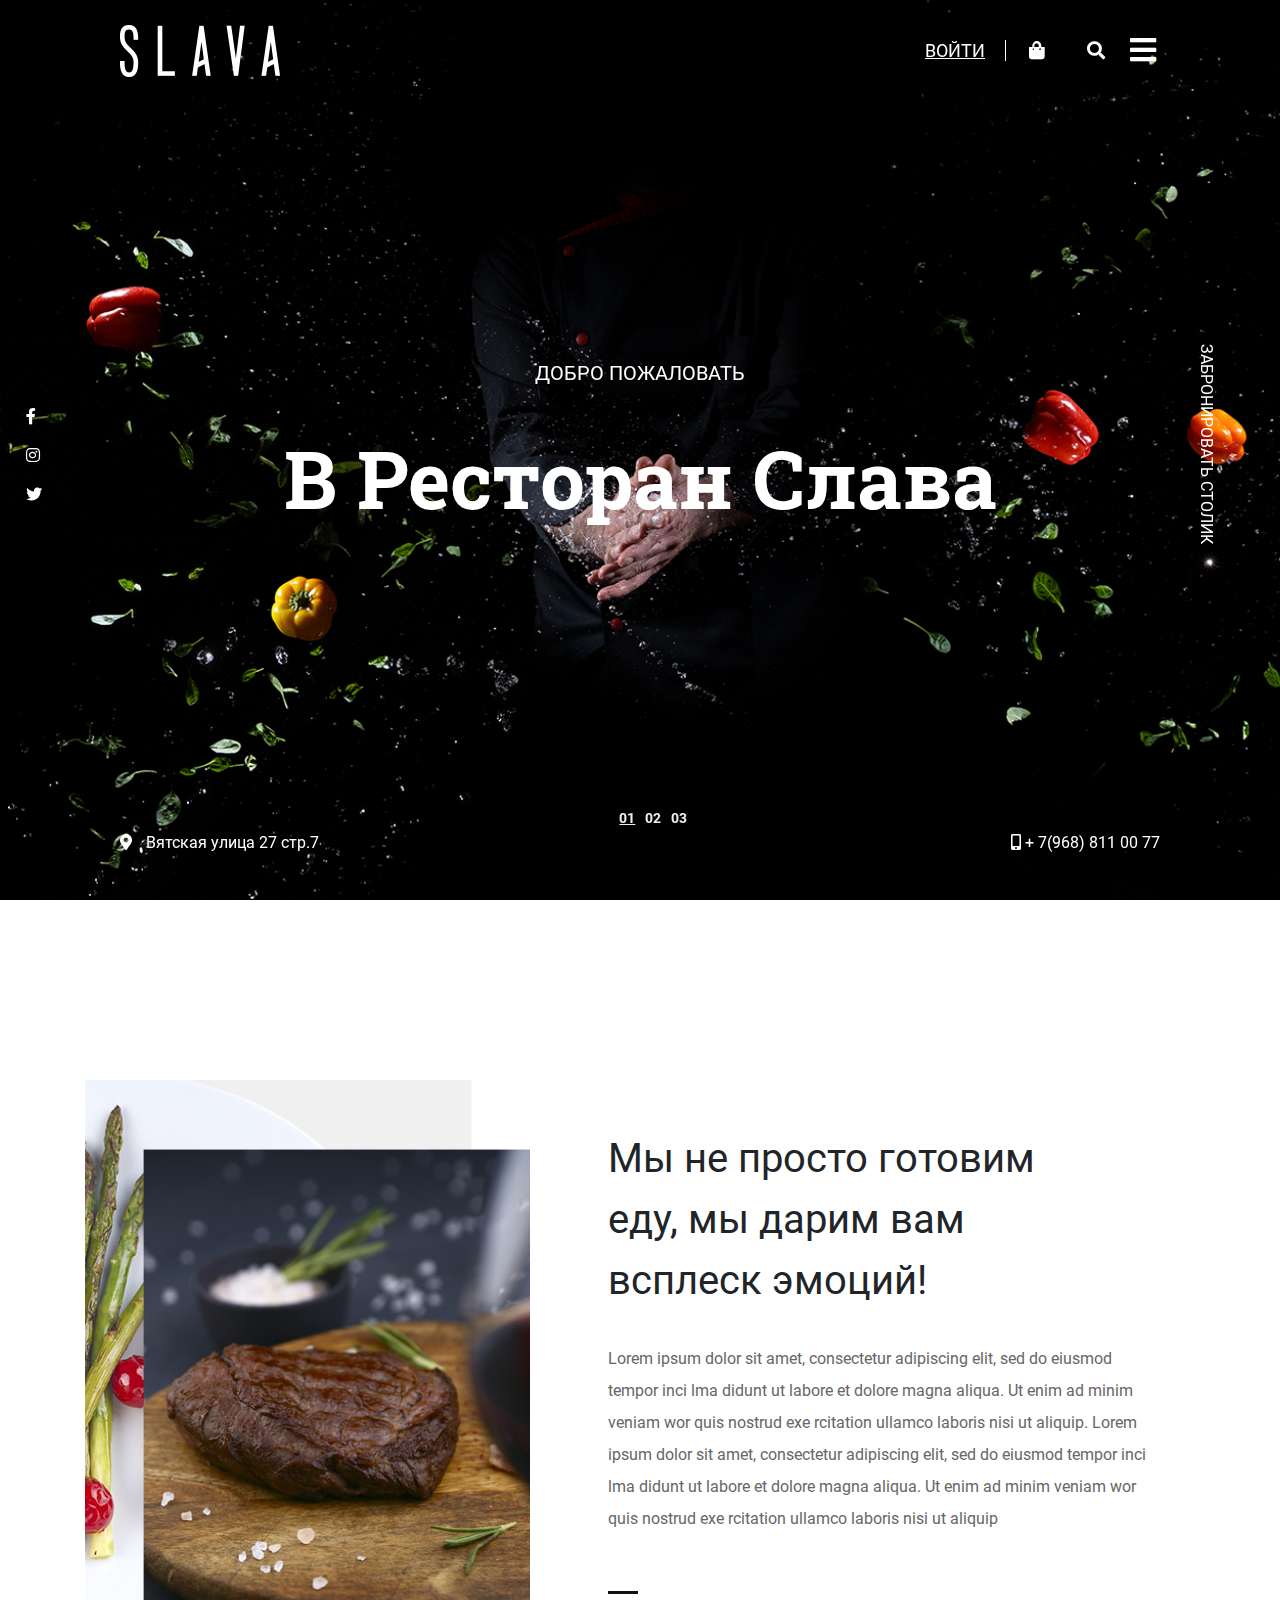
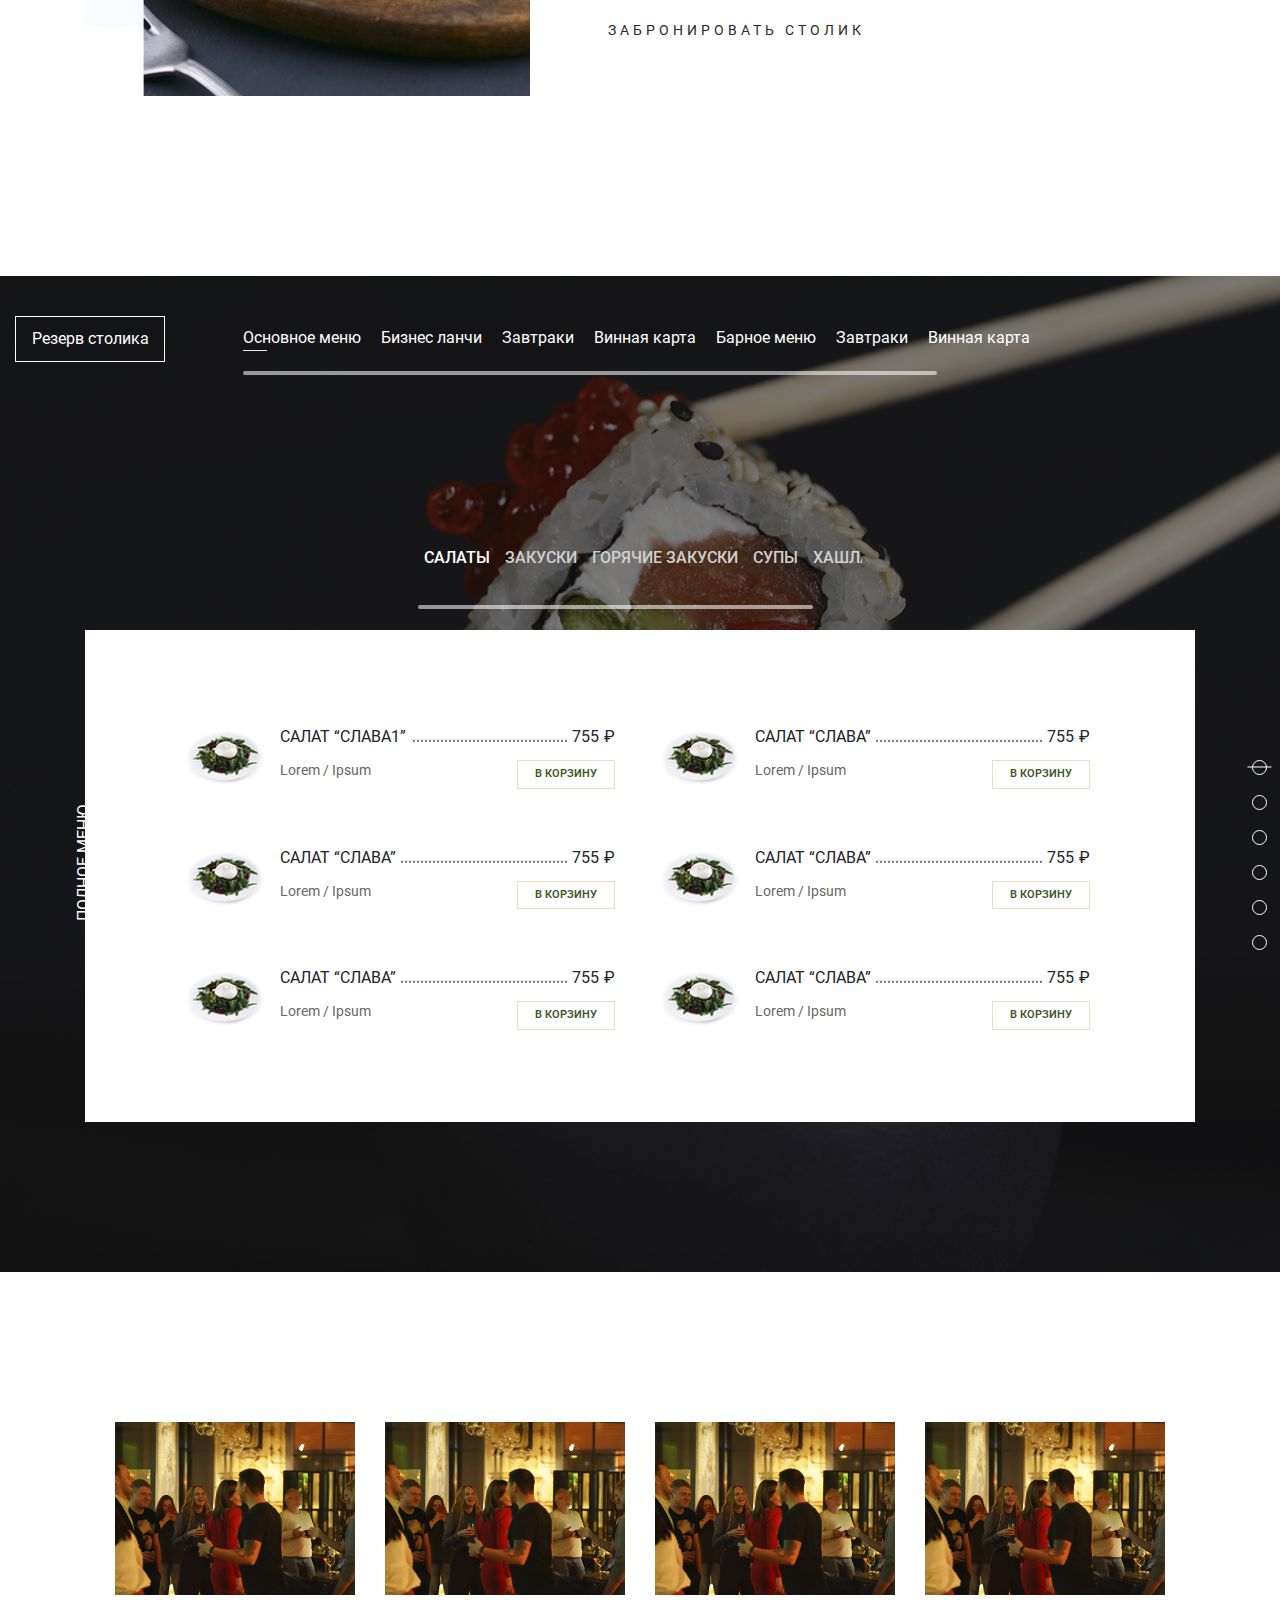
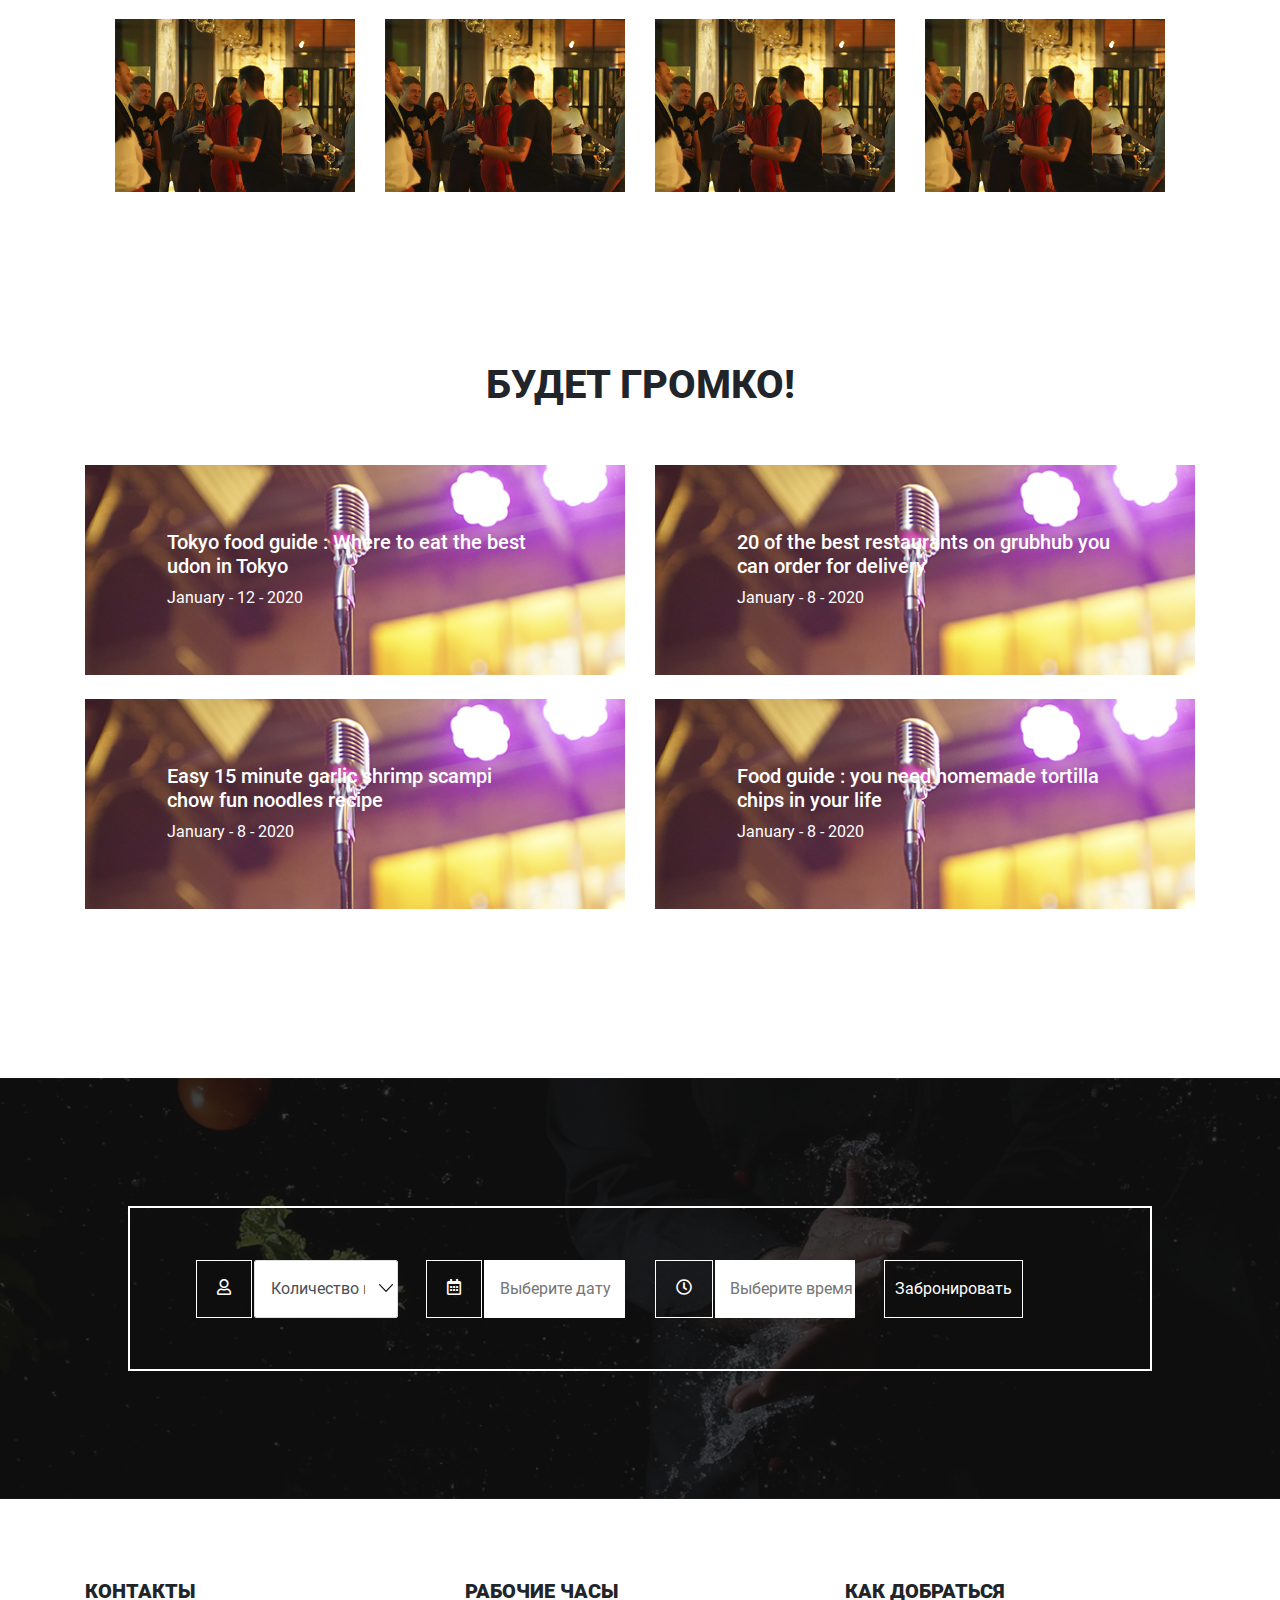
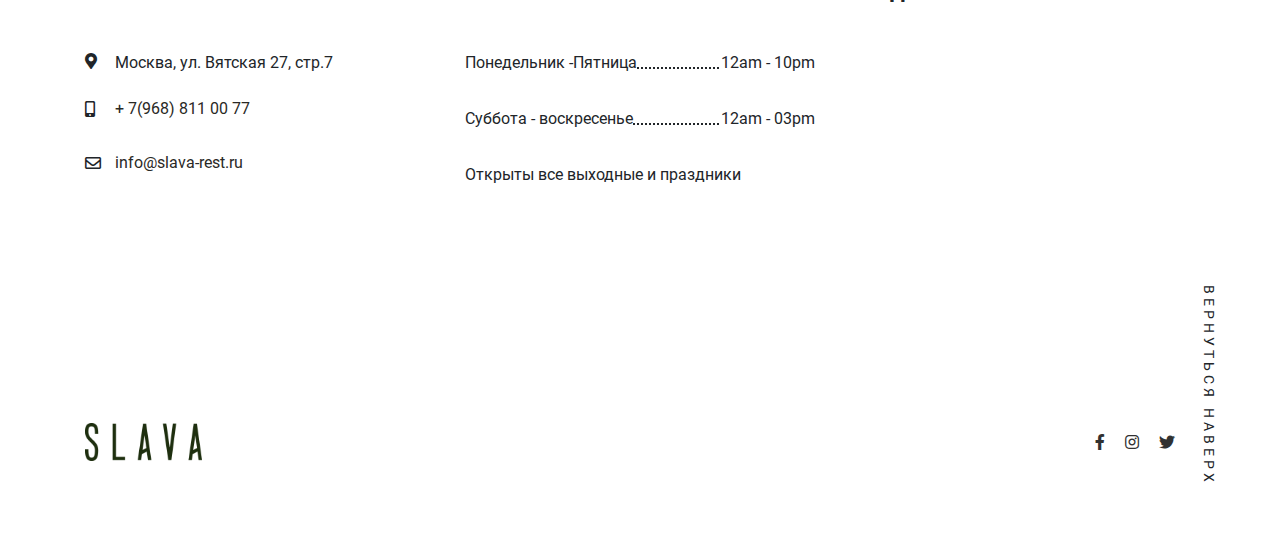
<file: index.html>
<!DOCTYPE html>
<html lang="en">
<head>
    <meta charset="UTF-8">
    <meta name="viewport" content='width=device-width, initial-scale=1, user-scalable=0'>
    <meta property="og:type"          content="website">
    <meta property="og:title"         content="Slava Restaurant">
    <meta property="og:description"   content="Ресторан Слава">
    <meta property="og:image"         content="http://slava.frigatestudio.com/assets/images/logo.png" />
    <title>Ресторан Слава</title>
    <link rel="stylesheet" href="./assets/css/jquery.mCustomScrollbar.css">
    <link rel="stylesheet" href="./assets/css/bootstrap.min.css">
    <link rel="stylesheet" href="./assets/css/datepicker.min.css">
    <link rel="stylesheet" href="./assets/css/owl.carousel.min.css">
    <link rel="stylesheet" href="./assets/css/owl.theme.default.min.css">
    <link rel="stylesheet" href="./assets/css/mdtimepicker.min.css">
    <link rel="stylesheet" href="./assets/css/fonts.css">
    <link rel="stylesheet" href="./assets/css/all.min.css">
    <link rel="stylesheet" href="./assets/css/style.css">
    <link rel="stylesheet" href="./assets/css/burger-menu.css">
    <link rel="stylesheet" href="./assets/css/media.css">
</head>
<body>

<div class="burger-menu">
  <div class="container-fluid">
      <div class="row">
          <div class="col-lg-8 burger-left-block">
              <div class="burger-menu_logo pt-5 pl-5 pb-5">
                  <a href="./index.html"><img src="./assets/images/logo_white.png" alt=""></a>
              </div>
              <div class="burger-left">
                  <div class="burger-left-inner">
                      <div class="burger-contact-info">
                          <h3>Контакты</h3>
                          <ul>
                              <li>
                                  <i class="fas fa-map-marker-alt"></i>
                                  <span>Москва, ул. Вятская 27, стр.7 </span>
                              </li>
                              <li>
                                  <i class="fas fa-mobile-alt"></i>
                                  <a href="tel:+7(968)8110077">+ 7(968) 811 00 77</a>
                              </li>
                              <li>
                                  <i class="far fa-envelope"></i>
                                  <a href="mailto:info@slava-rest.ru">info@slava-rest.ru</a>
                              </li>
                          </ul>
                      </div>
                      <div class="burger-working-hours">
                          <h3>Рабочие часы</h3>
                          <ul>
                              <li>
                                  <span>Понедельник -Пятница</span><span>12am - 10pm</span>
                              </li>
                              <li>
                                  <span class="week-days">Суббота - воскресенье</span><span>12am - 03pm</span>
                              </li>
                              <li>
                                  <span>Открыты все выходные и праздники</span>
                              </li>
                          </ul>
                      </div>
                  </div>
                  <div class="burger-form">
                      <form>
                          <div class="form-group">
                              <input type="text" class="form-control bg-light border-0 pl-4" id="full_name" aria-describedby="emailHelp" placeholder="Как вас зовут?">
                          </div>
                          <div class="form-group">
                              <input type="email" class="form-control bg-light border-0 pl-4" id="user_email" placeholder="Ваш email">
                          </div>
                          <div class="form-group">
                              <textarea class="form-control bg-light border-0 pl-4" aria-label="With textarea" placeholder="Сообщение"></textarea>
                          </div>
                          <button type="submit" class="btn btn-primary float-right bg-dark border-0">Отправить</button>
                      </form>
                  </div>
              </div>
          </div>
          <div class="col-lg-4 burger-right-block">
              <div class="row">
                  <div class="burger-control p-5">
                      <div class="burger-social">
                          <ul>
                              <li><a href="#"><i class="fab fa-facebook-f"></i></a></li>
                              <li><a href="#"><i class="fab fa-instagram"></i></a></li>
                              <li><a href="#"><i class="fab fa-twitter"></i></a></li>
                          </ul>
                      </div>
                      <div class="burger-close-btn">
                          <i class="fas fa-times"></i>
                      </div>
                  </div>
              </div>
              <div class="burger-right p-5">
                  <ul>
                      <li><a href="./pages/about-us.html">О ресторане</a></li>
                      <li><a href="./pages/full-menu.html">Меню</a></li>
                      <li><a href="#">Ивенты</a></li>
                      <li><a href="#">Доставка</a></li>
                      <li><a href="#">Атмосфера</a></li>
                      <li><a href="./pages/contact-us.html">Контакты</a></li>
                  </ul>
              </div>
          </div>
      </div>
  </div>
</div>
<header>
    <div class="top-header-home top-header">
        <div class="logo">
            <a href="#" class="logo_light logo_light-home"><img src="./assets/images/logo_white.png" alt=""></a>
            <a href="#" class="logo_dark logo_dark-home"><img src="./assets/images/logo.png" alt=""></a>
        </div>
        <div class="top-header_right">
            <ul>
                <li><a href="#">войти</a></li>
                <li><a href="#"><i class="fas fa-shopping-bag"></i></a></li>
                <li><a href="#"><i class="fas fa-search"></i></a></li>
            </ul>
            <div class="burger-navigation-btn home-nav-btn">
                <i class="fas fa-bars"></i>
            </div>
        </div>
    </div>
    <div class="social">
        <ul>
            <li><a href="#"><i class="fab fa-facebook-f"></i></a></li>
            <li><a href="#"><i class="fab fa-instagram"></i></a></li>
            <li><a href="#"><i class="fab fa-twitter"></i></a></li>
        </ul>
    </div>
    <div class="header-info-section">
        <div class="address">
            <i class="fas fa-map-marker-alt"></i>
            <span>Вятская улица 27 стр.7</span>
        </div>
        <div class="tel-number">
            <i class="fas fa-mobile-alt"></i>
            <a href="tel:+79688110077">+ 7(968) 811 00 77</a>
        </div>
    </div>
    <div class="reservation-text">
        <a href="#">забронировать столик</a>
    </div>
    <div class="slider-section">
        <div class="slider-main">
            <div id="header-slider" class="owl-carousel owl-height">
                <div class="item" data-dot="<button>01</button>"
                     style="background-image: url('./assets/images/header-bgr.png')"></div>
                <div class="item" data-dot="<button>02</button>"
                     style="background-image: url('./assets/images/header-bgr.png')"></div>
                <div class="item" data-dot="<button>03</button>"
                     style="background-image: url('./assets/images/header-bgr.png')"></div>
            </div>
            <div class="slider-text">
                <ul class="text-center">
                    <li><span>добро пожаловать</span></li>
                    <li class="rest-title"><span>В Ресторан Слава</span></li>
                </ul>
            </div>
        </div>
    </div>
</header>

<section>
    <div class="container">
        <div class="row second-sec-row">
            <div class="col-lg-5">
                <div class="second-sec-img">

                </div>
            </div>
            <div class="col-lg-7">
                <div class="row p-5">
                    <div class="col-lg-11">
                        <div class="second-sec-text-title">
                            <h1>Мы не просто готовим еду, мы дарим вам всплеск эмоций!</h1>
                        </div>
                    </div>
                    <div class="col-lg-12">
                        <div class="second-sec-text pt-4 pb-4">
                            <p>Lorem ipsum dolor sit amet, consectetur adipiscing elit, sed do eiusmod tempor inci lma
                                didunt ut
                                labore et dolore magna aliqua. Ut enim ad minim veniam wor quis nostrud exe rcitation
                                ullamco
                                laboris nisi ut aliquip. Lorem ipsum dolor sit amet, consectetur adipiscing elit, sed do
                                eiusmod
                                tempor inci lma didunt ut labore et dolore magna aliqua. Ut enim ad minim veniam wor
                                quis
                                nostrud exe rcitation ullamco laboris nisi ut aliquip </p>
                        </div>
                        <hr class="second-sec-divider">
                        <div class="second-sec-reserve pt-2">
                            <a href="#">забронировать столик</a>
                        </div>
                    </div>
                </div>
            </div>
        </div>
    </div>
</section>
<section class="menu-section">
    <div class="container-fluid menu-section-container">
        <div class="row">
            <div class="col-lg-2">
                <div class="menu_reservation_btn">
                    <a>Резерв столика</a>
                </div>
            </div>
            <div class="col-lg-8">
                <div class="menu_reservation-list">
                    <ul>
                        <li class="active">
                            <a>Основное меню</a>
                            <hr>
                        </li>
                        <li>
                            <a>Бизнес ланчи</a>
                            <hr>
                        </li>
                        <li>
                            <a>Завтраки</a>
                            <hr>
                        </li>
                        <li>
                            <a>Винная карта</a>
                            <hr>
                        </li>
                        <li>
                            <a>Барное меню</a>
                            <hr>
                        </li>
                        <li>
                            <a>Завтраки</a>
                            <hr>
                        </li>
                        <li>
                            <a>Винная карта</a>
                            <hr>
                        </li>
                        <li>
                            <a>Барное меню</a>
                            <hr>
                        </li>
                    </ul>
                </div>
            </div>
        </div>
    </div>


    <div class="menu-section-body">
        <div class="full-menu">
            <a href="./pages/full-menu.html">полное меню</a>
        </div>
        <div class="container">
            <div class="row">
                <div class="col-lg-12 menu-slider-block">
                    <div class="menu-categories_list">
                        <ul>
                            <li class="active-category"><a href="salads">салаты</a></li>
                            <li><a href="snacks">закуски</a></li>
                            <li><a href="hot-snack">горячие закуски</a></li>
                            <li><a href="soup">супы</a></li>
                            <li><a href="khash">Хашлама</a></li>
                        </ul>
                    </div>
                    <div class="menu-slider owl-carousel owl-theme active-slide" id="salads">
                        <div class="menu-item" data-dot="<button><div></div></button>">
                            <div class="container">
                                <div class="row">
                                    <div class="col-lg-6 col-sm-12">
                                        <div class="menu-box">
                                            <div class="menu-box_img">
                                                <img src="./assets/images/menu-box_img.png" alt="">
                                            </div>
                                            <div class="menu-box_title">
                                            <span>
                                                салат “слава1”
                                            </span>
                                                <div class="menu-box_price">
                                                    <span>755</span>₽
                                                </div>
                                            </div>
                                            <hr>
                                            <div class="menu-box_order">
                                                <span>Lorem / Ipsum</span>
                                                <a type="button">в корзину</a>
                                            </div>
                                        </div>
                                    </div>
                                    <div class="col-lg-6 col-sm-12">
                                        <div class="menu-box">
                                            <div class="menu-box_img">
                                                <img src="./assets/images/menu-box_img.png" alt="">
                                            </div>
                                            <div class="menu-box_title">
                                            <span>
                                                салат “слава”
                                            </span>
                                                <div class="menu-box_price">
                                                    <span>755</span>₽
                                                </div>
                                            </div>
                                            <hr>
                                            <div class="menu-box_order">
                                                <span>Lorem / Ipsum</span>
                                                <a type="button">в корзину</a>
                                            </div>
                                        </div>
                                    </div>
                                    <div class="col-lg-6 col-sm-12">
                                        <div class="menu-box">
                                            <div class="menu-box_img">
                                                <img src="./assets/images/menu-box_img.png" alt="">
                                            </div>
                                            <div class="menu-box_title">
                                            <span>
                                                салат “слава”
                                            </span>
                                                <div class="menu-box_price">
                                                    <span>755</span>₽
                                                </div>
                                            </div>
                                            <hr>
                                            <div class="menu-box_order">
                                                <span>Lorem / Ipsum</span>
                                                <a type="button">в корзину</a>
                                            </div>
                                        </div>
                                    </div>
                                    <div class="col-lg-6 col-sm-12">
                                        <div class="menu-box">
                                            <div class="menu-box_img">
                                                <img src="./assets/images/menu-box_img.png" alt="">
                                            </div>
                                            <div class="menu-box_title">
                                            <span>
                                                салат “слава”
                                            </span>
                                                <div class="menu-box_price">
                                                    <span>755</span>₽
                                                </div>
                                            </div>
                                            <hr>
                                            <div class="menu-box_order">
                                                <span>Lorem / Ipsum</span>
                                                <a type="button">в корзину</a>
                                            </div>
                                        </div>
                                    </div>
                                    <div class="col-lg-6 col-sm-12">
                                        <div class="menu-box">
                                            <div class="menu-box_img">
                                                <img src="./assets/images/menu-box_img.png" alt="">
                                            </div>
                                            <div class="menu-box_title">
                                            <span>
                                                салат “слава”
                                            </span>
                                                <div class="menu-box_price">
                                                    <span>755</span>₽
                                                </div>
                                            </div>
                                            <hr>
                                            <div class="menu-box_order">
                                                <span>Lorem / Ipsum</span>
                                                <a type="button">в корзину</a>
                                            </div>
                                        </div>
                                    </div>
                                    <div class="col-lg-6 col-sm-12">
                                        <div class="menu-box">
                                            <div class="menu-box_img">
                                                <img src="./assets/images/menu-box_img.png" alt="">
                                            </div>
                                            <div class="menu-box_title">
                                            <span>
                                                салат “слава”
                                            </span>
                                                <div class="menu-box_price">
                                                    <span>755</span>₽
                                                </div>
                                            </div>
                                            <hr>
                                            <div class="menu-box_order">
                                                <span>Lorem / Ipsum</span>
                                                <a type="button">в корзину</a>
                                            </div>
                                        </div>
                                    </div>
                                </div>
                            </div>
                        </div>
                        <div class="menu-item" data-dot="<button><div></div></button>">
                            <div class="container">
                                <div class="row">
                                    <div class="col-lg-6 col-sm-12">
                                        <div class="menu-box">
                                            <div class="menu-box_img">
                                                <img src="./assets/images/menu-box_img.png" alt="">
                                            </div>
                                            <div class="menu-box_title">
                                            <span>
                                                салат “слава”
                                            </span>
                                                <div class="menu-box_price">
                                                    <span>755</span>₽
                                                </div>
                                            </div>
                                            <hr>
                                            <div class="menu-box_order">
                                                <span>Lorem / Ipsum</span>
                                                <a type="button">в корзину</a>
                                            </div>
                                        </div>
                                    </div>
                                    <div class="col-lg-6 col-sm-12">
                                        <div class="menu-box">
                                            <div class="menu-box_img">
                                                <img src="./assets/images/menu-box_img.png" alt="">
                                            </div>
                                            <div class="menu-box_title">
                                            <span>
                                                салат “слава”
                                            </span>
                                                <div class="menu-box_price">
                                                    <span>755</span>₽
                                                </div>
                                            </div>
                                            <hr>
                                            <div class="menu-box_order">
                                                <span>Lorem / Ipsum</span>
                                                <a type="button">в корзину</a>
                                            </div>
                                        </div>
                                    </div>
                                    <div class="col-lg-6 col-sm-12">
                                        <div class="menu-box">
                                            <div class="menu-box_img">
                                                <img src="./assets/images/menu-box_img.png" alt="">
                                            </div>
                                            <div class="menu-box_title">
                                            <span>
                                                салат “слава”
                                            </span>
                                                <div class="menu-box_price">
                                                    <span>755</span>₽
                                                </div>
                                            </div>
                                            <hr>
                                            <div class="menu-box_order">
                                                <span>Lorem / Ipsum</span>
                                                <a type="button">в корзину</a>
                                            </div>
                                        </div>
                                    </div>
                                    <div class="col-lg-6 col-sm-12">
                                        <div class="menu-box">
                                            <div class="menu-box_img">
                                                <img src="./assets/images/menu-box_img.png" alt="">
                                            </div>
                                            <div class="menu-box_title">
                                            <span>
                                                салат “слава”
                                            </span>
                                                <div class="menu-box_price">
                                                    <span>755</span>₽
                                                </div>
                                            </div>
                                            <hr>
                                            <div class="menu-box_order">
                                                <span>Lorem / Ipsum</span>
                                                <a type="button">в корзину</a>
                                            </div>
                                        </div>
                                    </div>
                                    <div class="col-lg-6 col-sm-12">
                                        <div class="menu-box">
                                            <div class="menu-box_img">
                                                <img src="./assets/images/menu-box_img.png" alt="">
                                            </div>
                                            <div class="menu-box_title">
                                            <span>
                                                салат “слава”
                                            </span>
                                                <div class="menu-box_price">
                                                    <span>755</span>₽
                                                </div>
                                            </div>
                                            <hr>
                                            <div class="menu-box_order">
                                                <span>Lorem / Ipsum</span>
                                                <a type="button">в корзину</a>
                                            </div>
                                        </div>
                                    </div>
                                    <div class="col-lg-6 col-sm-12">
                                        <div class="menu-box">
                                            <div class="menu-box_img">
                                                <img src="./assets/images/menu-box_img.png" alt="">
                                            </div>
                                            <div class="menu-box_title">
                                            <span>
                                                салат “слава”
                                            </span>
                                                <div class="menu-box_price">
                                                    <span>755</span>₽
                                                </div>
                                            </div>
                                            <hr>
                                            <div class="menu-box_order">
                                                <span>Lorem / Ipsum</span>
                                                <a type="button">в корзину</a>
                                            </div>
                                        </div>
                                    </div>
                                </div>
                            </div>
                        </div>
                        <div class="menu-item" data-dot="<button><div></div></button>">
                            <div class="container">
                                <div class="row">
                                    <div class="col-lg-6 col-sm-12">
                                        <div class="menu-box">
                                            <div class="menu-box_img">
                                                <img src="./assets/images/menu-box_img.png" alt="">
                                            </div>
                                            <div class="menu-box_title">
                                            <span>
                                                салат “слава”
                                            </span>
                                                <div class="menu-box_price">
                                                    <span>755</span>₽
                                                </div>
                                            </div>
                                            <hr>
                                            <div class="menu-box_order">
                                                <span>Lorem / Ipsum</span>
                                                <a type="button">в корзину</a>
                                            </div>
                                        </div>
                                    </div>
                                    <div class="col-lg-6 col-sm-12">
                                        <div class="menu-box">
                                            <div class="menu-box_img">
                                                <img src="./assets/images/menu-box_img.png" alt="">
                                            </div>
                                            <div class="menu-box_title">
                                            <span>
                                                салат “слава”
                                            </span>
                                                <div class="menu-box_price">
                                                    <span>755</span>₽
                                                </div>
                                            </div>
                                            <hr>
                                            <div class="menu-box_order">
                                                <span>Lorem / Ipsum</span>
                                                <a type="button">в корзину</a>
                                            </div>
                                        </div>
                                    </div>
                                    <div class="col-lg-6 col-sm-12">
                                        <div class="menu-box">
                                            <div class="menu-box_img">
                                                <img src="./assets/images/menu-box_img.png" alt="">
                                            </div>
                                            <div class="menu-box_title">
                                            <span>
                                                салат “слава”
                                            </span>
                                                <div class="menu-box_price">
                                                    <span>755</span>₽
                                                </div>
                                            </div>
                                            <hr>
                                            <div class="menu-box_order">
                                                <span>Lorem / Ipsum</span>
                                                <a type="button">в корзину</a>
                                            </div>
                                        </div>
                                    </div>
                                    <div class="col-lg-6 col-sm-12">
                                        <div class="menu-box">
                                            <div class="menu-box_img">
                                                <img src="./assets/images/menu-box_img.png" alt="">
                                            </div>
                                            <div class="menu-box_title">
                                            <span>
                                                салат “слава”
                                            </span>
                                                <div class="menu-box_price">
                                                    <span>755</span>₽
                                                </div>
                                            </div>
                                            <hr>
                                            <div class="menu-box_order">
                                                <span>Lorem / Ipsum</span>
                                                <a type="button">в корзину</a>
                                            </div>
                                        </div>
                                    </div>
                                    <div class="col-lg-6 col-sm-12">
                                        <div class="menu-box">
                                            <div class="menu-box_img">
                                                <img src="./assets/images/menu-box_img.png" alt="">
                                            </div>
                                            <div class="menu-box_title">
                                            <span>
                                                салат “слава”
                                            </span>
                                                <div class="menu-box_price">
                                                    <span>755</span>₽
                                                </div>
                                            </div>
                                            <hr>
                                            <div class="menu-box_order">
                                                <span>Lorem / Ipsum</span>
                                                <a type="button">в корзину</a>
                                            </div>
                                        </div>
                                    </div>
                                    <div class="col-lg-6 col-sm-12">
                                        <div class="menu-box">
                                            <div class="menu-box_img">
                                                <img src="./assets/images/menu-box_img.png" alt="">
                                            </div>
                                            <div class="menu-box_title">
                                            <span>
                                                салат “слава”
                                            </span>
                                                <div class="menu-box_price">
                                                    <span>755</span>₽
                                                </div>
                                            </div>
                                            <hr>
                                            <div class="menu-box_order">
                                                <span>Lorem / Ipsum</span>
                                                <a type="button">в корзину</a>
                                            </div>
                                        </div>
                                    </div>
                                </div>
                            </div>
                        </div>
                        <div class="menu-item" data-dot="<button><div></div></button>">
                            <div class="container">
                                <div class="row">
                                    <div class="col-lg-6 col-sm-12">
                                        <div class="menu-box">
                                            <div class="menu-box_img">
                                                <img src="./assets/images/menu-box_img.png" alt="">
                                            </div>
                                            <div class="menu-box_title">
                                            <span>
                                                салат “слава”
                                            </span>
                                                <div class="menu-box_price">
                                                    <span>755</span>₽
                                                </div>
                                            </div>
                                            <hr>
                                            <div class="menu-box_order">
                                                <span>Lorem / Ipsum</span>
                                                <a type="button">в корзину</a>
                                            </div>
                                        </div>
                                    </div>
                                    <div class="col-lg-6 col-sm-12">
                                        <div class="menu-box">
                                            <div class="menu-box_img">
                                                <img src="./assets/images/menu-box_img.png" alt="">
                                            </div>
                                            <div class="menu-box_title">
                                            <span>
                                                салат “слава”
                                            </span>
                                                <div class="menu-box_price">
                                                    <span>755</span>₽
                                                </div>
                                            </div>
                                            <hr>
                                            <div class="menu-box_order">
                                                <span>Lorem / Ipsum</span>
                                                <a type="button">в корзину</a>
                                            </div>
                                        </div>
                                    </div>
                                    <div class="col-lg-6 col-sm-12">
                                        <div class="menu-box">
                                            <div class="menu-box_img">
                                                <img src="./assets/images/menu-box_img.png" alt="">
                                            </div>
                                            <div class="menu-box_title">
                                            <span>
                                                салат “слава”
                                            </span>
                                                <div class="menu-box_price">
                                                    <span>755</span>₽
                                                </div>
                                            </div>
                                            <hr>
                                            <div class="menu-box_order">
                                                <span>Lorem / Ipsum</span>
                                                <a type="button">в корзину</a>
                                            </div>
                                        </div>
                                    </div>
                                    <div class="col-lg-6 col-sm-12">
                                        <div class="menu-box">
                                            <div class="menu-box_img">
                                                <img src="./assets/images/menu-box_img.png" alt="">
                                            </div>
                                            <div class="menu-box_title">
                                            <span>
                                                салат “слава”
                                            </span>
                                                <div class="menu-box_price">
                                                    <span>755</span>₽
                                                </div>
                                            </div>
                                            <hr>
                                            <div class="menu-box_order">
                                                <span>Lorem / Ipsum</span>
                                                <a type="button">в корзину</a>
                                            </div>
                                        </div>
                                    </div>
                                    <div class="col-lg-6 col-sm-12">
                                        <div class="menu-box">
                                            <div class="menu-box_img">
                                                <img src="./assets/images/menu-box_img.png" alt="">
                                            </div>
                                            <div class="menu-box_title">
                                            <span>
                                                салат “слава”
                                            </span>
                                                <div class="menu-box_price">
                                                    <span>755</span>₽
                                                </div>
                                            </div>
                                            <hr>
                                            <div class="menu-box_order">
                                                <span>Lorem / Ipsum</span>
                                                <a type="button">в корзину</a>
                                            </div>
                                        </div>
                                    </div>
                                    <div class="col-lg-6 col-sm-12">
                                        <div class="menu-box">
                                            <div class="menu-box_img">
                                                <img src="./assets/images/menu-box_img.png" alt="">
                                            </div>
                                            <div class="menu-box_title">
                                            <span>
                                                салат “слава”
                                            </span>
                                                <div class="menu-box_price">
                                                    <span>755</span>₽
                                                </div>
                                            </div>
                                            <hr>
                                            <div class="menu-box_order">
                                                <span>Lorem / Ipsum</span>
                                                <a type="button">в корзину</a>
                                            </div>
                                        </div>
                                    </div>
                                </div>
                            </div>
                        </div>
                        <div class="menu-item" data-dot="<button><div></div></button>">
                            <div class="container">
                                <div class="row">
                                    <div class="col-lg-6 col-sm-12">
                                        <div class="menu-box">
                                            <div class="menu-box_img">
                                                <img src="./assets/images/menu-box_img.png" alt="">
                                            </div>
                                            <div class="menu-box_title">
                                            <span>
                                                салат “слава”
                                            </span>
                                                <div class="menu-box_price">
                                                    <span>755</span>₽
                                                </div>
                                            </div>
                                            <hr>
                                            <div class="menu-box_order">
                                                <span>Lorem / Ipsum</span>
                                                <a type="button">в корзину</a>
                                            </div>
                                        </div>
                                    </div>
                                    <div class="col-lg-6 col-sm-12">
                                        <div class="menu-box">
                                            <div class="menu-box_img">
                                                <img src="./assets/images/menu-box_img.png" alt="">
                                            </div>
                                            <div class="menu-box_title">
                                            <span>
                                                салат “слава”
                                            </span>
                                                <div class="menu-box_price">
                                                    <span>755</span>₽
                                                </div>
                                            </div>
                                            <hr>
                                            <div class="menu-box_order">
                                                <span>Lorem / Ipsum</span>
                                                <a type="button">в корзину</a>
                                            </div>
                                        </div>
                                    </div>
                                    <div class="col-lg-6 col-sm-12">
                                        <div class="menu-box">
                                            <div class="menu-box_img">
                                                <img src="./assets/images/menu-box_img.png" alt="">
                                            </div>
                                            <div class="menu-box_title">
                                            <span>
                                                салат “слава”
                                            </span>
                                                <div class="menu-box_price">
                                                    <span>755</span>₽
                                                </div>
                                            </div>
                                            <hr>
                                            <div class="menu-box_order">
                                                <span>Lorem / Ipsum</span>
                                                <a type="button">в корзину</a>
                                            </div>
                                        </div>
                                    </div>
                                    <div class="col-lg-6 col-sm-12">
                                        <div class="menu-box">
                                            <div class="menu-box_img">
                                                <img src="./assets/images/menu-box_img.png" alt="">
                                            </div>
                                            <div class="menu-box_title">
                                            <span>
                                                салат “слава”
                                            </span>
                                                <div class="menu-box_price">
                                                    <span>755</span>₽
                                                </div>
                                            </div>
                                            <hr>
                                            <div class="menu-box_order">
                                                <span>Lorem / Ipsum</span>
                                                <a type="button">в корзину</a>
                                            </div>
                                        </div>
                                    </div>
                                    <div class="col-lg-6 col-sm-12">
                                        <div class="menu-box">
                                            <div class="menu-box_img">
                                                <img src="./assets/images/menu-box_img.png" alt="">
                                            </div>
                                            <div class="menu-box_title">
                                            <span>
                                                салат “слава”
                                            </span>
                                                <div class="menu-box_price">
                                                    <span>755</span>₽
                                                </div>
                                            </div>
                                            <hr>
                                            <div class="menu-box_order">
                                                <span>Lorem / Ipsum</span>
                                                <a type="button">в корзину</a>
                                            </div>
                                        </div>
                                    </div>
                                    <div class="col-lg-6 col-sm-12">
                                        <div class="menu-box">
                                            <div class="menu-box_img">
                                                <img src="./assets/images/menu-box_img.png" alt="">
                                            </div>
                                            <div class="menu-box_title">
                                            <span>
                                                салат “слава”
                                            </span>
                                                <div class="menu-box_price">
                                                    <span>755</span>₽
                                                </div>
                                            </div>
                                            <hr>
                                            <div class="menu-box_order">
                                                <span>Lorem / Ipsum</span>
                                                <a type="button">в корзину</a>
                                            </div>
                                        </div>
                                    </div>
                                </div>
                            </div>
                        </div>
                        <div class="menu-item" data-dot="<button><div></div></button>">
                            <div class="container">
                                <div class="row">
                                    <div class="col-lg-6 col-sm-12">
                                        <div class="menu-box">
                                            <div class="menu-box_img">
                                                <img src="./assets/images/menu-box_img.png" alt="">
                                            </div>
                                            <div class="menu-box_title">
                                            <span>
                                                салат “слава”
                                            </span>
                                                <div class="menu-box_price">
                                                    <span>755</span>₽
                                                </div>
                                            </div>
                                            <hr>
                                            <div class="menu-box_order">
                                                <span>Lorem / Ipsum</span>
                                                <a type="button">в корзину</a>
                                            </div>
                                        </div>
                                    </div>
                                    <div class="col-lg-6 col-sm-12">
                                        <div class="menu-box">
                                            <div class="menu-box_img">
                                                <img src="./assets/images/menu-box_img.png" alt="">
                                            </div>
                                            <div class="menu-box_title">
                                            <span>
                                                салат “слава”
                                            </span>
                                                <div class="menu-box_price">
                                                    <span>755</span>₽
                                                </div>
                                            </div>
                                            <hr>
                                            <div class="menu-box_order">
                                                <span>Lorem / Ipsum</span>
                                                <a type="button">в корзину</a>
                                            </div>
                                        </div>
                                    </div>
                                    <div class="col-lg-6 col-sm-12">
                                        <div class="menu-box">
                                            <div class="menu-box_img">
                                                <img src="./assets/images/menu-box_img.png" alt="">
                                            </div>
                                            <div class="menu-box_title">
                                            <span>
                                                салат “слава”
                                            </span>
                                                <div class="menu-box_price">
                                                    <span>755</span>₽
                                                </div>
                                            </div>
                                            <hr>
                                            <div class="menu-box_order">
                                                <span>Lorem / Ipsum</span>
                                                <a type="button">в корзину</a>
                                            </div>
                                        </div>
                                    </div>
                                    <div class="col-lg-6 col-sm-12">
                                        <div class="menu-box">
                                            <div class="menu-box_img">
                                                <img src="./assets/images/menu-box_img.png" alt="">
                                            </div>
                                            <div class="menu-box_title">
                                            <span>
                                                салат “слава”
                                            </span>
                                                <div class="menu-box_price">
                                                    <span>755</span>₽
                                                </div>
                                            </div>
                                            <hr>
                                            <div class="menu-box_order">
                                                <span>Lorem / Ipsum</span>
                                                <a type="button">в корзину</a>
                                            </div>
                                        </div>
                                    </div>
                                    <div class="col-lg-6 col-sm-12">
                                        <div class="menu-box">
                                            <div class="menu-box_img">
                                                <img src="./assets/images/menu-box_img.png" alt="">
                                            </div>
                                            <div class="menu-box_title">
                                            <span>
                                                салат “слава”
                                            </span>
                                                <div class="menu-box_price">
                                                    <span>755</span>₽
                                                </div>
                                            </div>
                                            <hr>
                                            <div class="menu-box_order">
                                                <span>Lorem / Ipsum</span>
                                                <a type="button">в корзину</a>
                                            </div>
                                        </div>
                                    </div>
                                    <div class="col-lg-6 col-sm-12">
                                        <div class="menu-box">
                                            <div class="menu-box_img">
                                                <img src="./assets/images/menu-box_img.png" alt="">
                                            </div>
                                            <div class="menu-box_title">
                                            <span>
                                                салат “слава”
                                            </span>
                                                <div class="menu-box_price">
                                                    <span>755</span>₽
                                                </div>
                                            </div>
                                            <hr>
                                            <div class="menu-box_order">
                                                <span>Lorem / Ipsum</span>
                                                <a type="button">в корзину</a>
                                            </div>
                                        </div>
                                    </div>
                                </div>
                            </div>
                        </div>
                    </div>
                    <div class="menu-slider owl-carousel owl-theme" id="snacks">
                        <div class="menu-item" data-dot="<button><div></div></button>">
                            <div class="container">
                                <div class="row">
                                    <div class="col-lg-6 col-sm-12">
                                        <div class="menu-box">
                                            <div class="menu-box_img">
                                                <img src="./assets/images/menu-box_img.png" alt="">
                                            </div>
                                            <div class="menu-box_title">
                                            <span>
                                                салат “слава”
                                            </span>
                                                <div class="menu-box_price">
                                                    <span>755</span>₽
                                                </div>
                                            </div>
                                            <hr>
                                            <div class="menu-box_order">
                                                <span>Lorem / Ipsum</span>
                                                <a type="button">в корзину</a>
                                            </div>
                                        </div>
                                    </div>
                                    <div class="col-lg-6 col-sm-12">
                                        <div class="menu-box">
                                            <div class="menu-box_img">
                                                <img src="./assets/images/menu-box_img.png" alt="">
                                            </div>
                                            <div class="menu-box_title">
                                            <span>
                                                салат “слава”
                                            </span>
                                                <div class="menu-box_price">
                                                    <span>755</span>₽
                                                </div>
                                            </div>
                                            <hr>
                                            <div class="menu-box_order">
                                                <span>Lorem / Ipsum</span>
                                                <a type="button">в корзину</a>
                                            </div>
                                        </div>
                                    </div>
                                    <div class="col-lg-6 col-sm-12">
                                        <div class="menu-box">
                                            <div class="menu-box_img">
                                                <img src="./assets/images/menu-box_img.png" alt="">
                                            </div>
                                            <div class="menu-box_title">
                                            <span>
                                                салат “слава”
                                            </span>
                                                <div class="menu-box_price">
                                                    <span>755</span>₽
                                                </div>
                                            </div>
                                            <hr>
                                            <div class="menu-box_order">
                                                <span>Lorem / Ipsum</span>
                                                <a type="button">в корзину</a>
                                            </div>
                                        </div>
                                    </div>
                                    <div class="col-lg-6 col-sm-12">
                                        <div class="menu-box">
                                            <div class="menu-box_img">
                                                <img src="./assets/images/menu-box_img.png" alt="">
                                            </div>
                                            <div class="menu-box_title">
                                            <span>
                                                салат “слава”
                                            </span>
                                                <div class="menu-box_price">
                                                    <span>755</span>₽
                                                </div>
                                            </div>
                                            <hr>
                                            <div class="menu-box_order">
                                                <span>Lorem / Ipsum</span>
                                                <a type="button">в корзину</a>
                                            </div>
                                        </div>
                                    </div>
                                    <div class="col-lg-6 col-sm-12">
                                        <div class="menu-box">
                                            <div class="menu-box_img">
                                                <img src="./assets/images/menu-box_img.png" alt="">
                                            </div>
                                            <div class="menu-box_title">
                                            <span>
                                                салат “слава”
                                            </span>
                                                <div class="menu-box_price">
                                                    <span>755</span>₽
                                                </div>
                                            </div>
                                            <hr>
                                            <div class="menu-box_order">
                                                <span>Lorem / Ipsum</span>
                                                <a type="button">в корзину</a>
                                            </div>
                                        </div>
                                    </div>
                                    <div class="col-lg-6 col-sm-12">
                                        <div class="menu-box">
                                            <div class="menu-box_img">
                                                <img src="./assets/images/menu-box_img.png" alt="">
                                            </div>
                                            <div class="menu-box_title">
                                            <span>
                                                салат “слава”
                                            </span>
                                                <div class="menu-box_price">
                                                    <span>755</span>₽
                                                </div>
                                            </div>
                                            <hr>
                                            <div class="menu-box_order">
                                                <span>Lorem / Ipsum</span>
                                                <a type="button">в корзину</a>
                                            </div>
                                        </div>
                                    </div>
                                </div>
                            </div>
                        </div>
                        <div class="menu-item" data-dot="<button><div></div></button>">
                            <div class="container">
                                <div class="row">
                                    <div class="col-lg-6 col-sm-12">
                                        <div class="menu-box">
                                            <div class="menu-box_img">
                                                <img src="./assets/images/menu-box_img.png" alt="">
                                            </div>
                                            <div class="menu-box_title">
                                            <span>
                                                салат “слава”
                                            </span>
                                                <div class="menu-box_price">
                                                    <span>755</span>₽
                                                </div>
                                            </div>
                                            <hr>
                                            <div class="menu-box_order">
                                                <span>Lorem / Ipsum</span>
                                                <a type="button">в корзину</a>
                                            </div>
                                        </div>
                                    </div>
                                    <div class="col-lg-6 col-sm-12">
                                        <div class="menu-box">
                                            <div class="menu-box_img">
                                                <img src="./assets/images/menu-box_img.png" alt="">
                                            </div>
                                            <div class="menu-box_title">
                                            <span>
                                                салат “слава”
                                            </span>
                                                <div class="menu-box_price">
                                                    <span>755</span>₽
                                                </div>
                                            </div>
                                            <hr>
                                            <div class="menu-box_order">
                                                <span>Lorem / Ipsum</span>
                                                <a type="button">в корзину</a>
                                            </div>
                                        </div>
                                    </div>
                                    <div class="col-lg-6 col-sm-12">
                                        <div class="menu-box">
                                            <div class="menu-box_img">
                                                <img src="./assets/images/menu-box_img.png" alt="">
                                            </div>
                                            <div class="menu-box_title">
                                            <span>
                                                салат “слава”
                                            </span>
                                                <div class="menu-box_price">
                                                    <span>755</span>₽
                                                </div>
                                            </div>
                                            <hr>
                                            <div class="menu-box_order">
                                                <span>Lorem / Ipsum</span>
                                                <a type="button">в корзину</a>
                                            </div>
                                        </div>
                                    </div>
                                    <div class="col-lg-6 col-sm-12">
                                        <div class="menu-box">
                                            <div class="menu-box_img">
                                                <img src="./assets/images/menu-box_img.png" alt="">
                                            </div>
                                            <div class="menu-box_title">
                                            <span>
                                                салат “слава”
                                            </span>
                                                <div class="menu-box_price">
                                                    <span>755</span>₽
                                                </div>
                                            </div>
                                            <hr>
                                            <div class="menu-box_order">
                                                <span>Lorem / Ipsum</span>
                                                <a type="button">в корзину</a>
                                            </div>
                                        </div>
                                    </div>
                                    <div class="col-lg-6 col-sm-12">
                                        <div class="menu-box">
                                            <div class="menu-box_img">
                                                <img src="./assets/images/menu-box_img.png" alt="">
                                            </div>
                                            <div class="menu-box_title">
                                            <span>
                                                салат “слава”
                                            </span>
                                                <div class="menu-box_price">
                                                    <span>755</span>₽
                                                </div>
                                            </div>
                                            <hr>
                                            <div class="menu-box_order">
                                                <span>Lorem / Ipsum</span>
                                                <a type="button">в корзину</a>
                                            </div>
                                        </div>
                                    </div>
                                    <div class="col-lg-6 col-sm-12">
                                        <div class="menu-box">
                                            <div class="menu-box_img">
                                                <img src="./assets/images/menu-box_img.png" alt="">
                                            </div>
                                            <div class="menu-box_title">
                                            <span>
                                                салат “слава”
                                            </span>
                                                <div class="menu-box_price">
                                                    <span>755</span>₽
                                                </div>
                                            </div>
                                            <hr>
                                            <div class="menu-box_order">
                                                <span>Lorem / Ipsum</span>
                                                <a type="button">в корзину</a>
                                            </div>
                                        </div>
                                    </div>
                                </div>
                            </div>
                        </div>
                        <div class="menu-item" data-dot="<button><div></div></button>">
                            <div class="container">
                                <div class="row">
                                    <div class="col-lg-6 col-sm-12">
                                        <div class="menu-box">
                                            <div class="menu-box_img">
                                                <img src="./assets/images/menu-box_img.png" alt="">
                                            </div>
                                            <div class="menu-box_title">
                                            <span>
                                                салат “слава”
                                            </span>
                                                <div class="menu-box_price">
                                                    <span>755</span>₽
                                                </div>
                                            </div>
                                            <hr>
                                            <div class="menu-box_order">
                                                <span>Lorem / Ipsum</span>
                                                <a type="button">в корзину</a>
                                            </div>
                                        </div>
                                    </div>
                                    <div class="col-lg-6 col-sm-12">
                                        <div class="menu-box">
                                            <div class="menu-box_img">
                                                <img src="./assets/images/menu-box_img.png" alt="">
                                            </div>
                                            <div class="menu-box_title">
                                            <span>
                                                салат “слава”
                                            </span>
                                                <div class="menu-box_price">
                                                    <span>755</span>₽
                                                </div>
                                            </div>
                                            <hr>
                                            <div class="menu-box_order">
                                                <span>Lorem / Ipsum</span>
                                                <a type="button">в корзину</a>
                                            </div>
                                        </div>
                                    </div>
                                    <div class="col-lg-6 col-sm-12">
                                        <div class="menu-box">
                                            <div class="menu-box_img">
                                                <img src="./assets/images/menu-box_img.png" alt="">
                                            </div>
                                            <div class="menu-box_title">
                                            <span>
                                                салат “слава”
                                            </span>
                                                <div class="menu-box_price">
                                                    <span>755</span>₽
                                                </div>
                                            </div>
                                            <hr>
                                            <div class="menu-box_order">
                                                <span>Lorem / Ipsum</span>
                                                <a type="button">в корзину</a>
                                            </div>
                                        </div>
                                    </div>
                                    <div class="col-lg-6 col-sm-12">
                                        <div class="menu-box">
                                            <div class="menu-box_img">
                                                <img src="./assets/images/menu-box_img.png" alt="">
                                            </div>
                                            <div class="menu-box_title">
                                            <span>
                                                салат “слава”
                                            </span>
                                                <div class="menu-box_price">
                                                    <span>755</span>₽
                                                </div>
                                            </div>
                                            <hr>
                                            <div class="menu-box_order">
                                                <span>Lorem / Ipsum</span>
                                                <a type="button">в корзину</a>
                                            </div>
                                        </div>
                                    </div>
                                    <div class="col-lg-6 col-sm-12">
                                        <div class="menu-box">
                                            <div class="menu-box_img">
                                                <img src="./assets/images/menu-box_img.png" alt="">
                                            </div>
                                            <div class="menu-box_title">
                                            <span>
                                                салат “слава”
                                            </span>
                                                <div class="menu-box_price">
                                                    <span>755</span>₽
                                                </div>
                                            </div>
                                            <hr>
                                            <div class="menu-box_order">
                                                <span>Lorem / Ipsum</span>
                                                <a type="button">в корзину</a>
                                            </div>
                                        </div>
                                    </div>
                                    <div class="col-lg-6 col-sm-12">
                                        <div class="menu-box">
                                            <div class="menu-box_img">
                                                <img src="./assets/images/menu-box_img.png" alt="">
                                            </div>
                                            <div class="menu-box_title">
                                            <span>
                                                салат “слава”
                                            </span>
                                                <div class="menu-box_price">
                                                    <span>755</span>₽
                                                </div>
                                            </div>
                                            <hr>
                                            <div class="menu-box_order">
                                                <span>Lorem / Ipsum</span>
                                                <a type="button">в корзину</a>
                                            </div>
                                        </div>
                                    </div>
                                </div>
                            </div>
                        </div>
                        <div class="menu-item" data-dot="<button><div></div></button>">
                            <div class="container">
                                <div class="row">
                                    <div class="col-lg-6 col-sm-12">
                                        <div class="menu-box">
                                            <div class="menu-box_img">
                                                <img src="./assets/images/menu-box_img.png" alt="">
                                            </div>
                                            <div class="menu-box_title">
                                            <span>
                                                салат “слава”
                                            </span>
                                                <div class="menu-box_price">
                                                    <span>755</span>₽
                                                </div>
                                            </div>
                                            <hr>
                                            <div class="menu-box_order">
                                                <span>Lorem / Ipsum</span>
                                                <a type="button">в корзину</a>
                                            </div>
                                        </div>
                                    </div>
                                    <div class="col-lg-6 col-sm-12">
                                        <div class="menu-box">
                                            <div class="menu-box_img">
                                                <img src="./assets/images/menu-box_img.png" alt="">
                                            </div>
                                            <div class="menu-box_title">
                                            <span>
                                                салат “слава”
                                            </span>
                                                <div class="menu-box_price">
                                                    <span>755</span>₽
                                                </div>
                                            </div>
                                            <hr>
                                            <div class="menu-box_order">
                                                <span>Lorem / Ipsum</span>
                                                <a type="button">в корзину</a>
                                            </div>
                                        </div>
                                    </div>
                                    <div class="col-lg-6 col-sm-12">
                                        <div class="menu-box">
                                            <div class="menu-box_img">
                                                <img src="./assets/images/menu-box_img.png" alt="">
                                            </div>
                                            <div class="menu-box_title">
                                            <span>
                                                салат “слава”
                                            </span>
                                                <div class="menu-box_price">
                                                    <span>755</span>₽
                                                </div>
                                            </div>
                                            <hr>
                                            <div class="menu-box_order">
                                                <span>Lorem / Ipsum</span>
                                                <a type="button">в корзину</a>
                                            </div>
                                        </div>
                                    </div>
                                    <div class="col-lg-6 col-sm-12">
                                        <div class="menu-box">
                                            <div class="menu-box_img">
                                                <img src="./assets/images/menu-box_img.png" alt="">
                                            </div>
                                            <div class="menu-box_title">
                                            <span>
                                                салат “слава”
                                            </span>
                                                <div class="menu-box_price">
                                                    <span>755</span>₽
                                                </div>
                                            </div>
                                            <hr>
                                            <div class="menu-box_order">
                                                <span>Lorem / Ipsum</span>
                                                <a type="button">в корзину</a>
                                            </div>
                                        </div>
                                    </div>
                                    <div class="col-lg-6 col-sm-12">
                                        <div class="menu-box">
                                            <div class="menu-box_img">
                                                <img src="./assets/images/menu-box_img.png" alt="">
                                            </div>
                                            <div class="menu-box_title">
                                            <span>
                                                салат “слава”
                                            </span>
                                                <div class="menu-box_price">
                                                    <span>755</span>₽
                                                </div>
                                            </div>
                                            <hr>
                                            <div class="menu-box_order">
                                                <span>Lorem / Ipsum</span>
                                                <a type="button">в корзину</a>
                                            </div>
                                        </div>
                                    </div>
                                    <div class="col-lg-6 col-sm-12">
                                        <div class="menu-box">
                                            <div class="menu-box_img">
                                                <img src="./assets/images/menu-box_img.png" alt="">
                                            </div>
                                            <div class="menu-box_title">
                                            <span>
                                                салат “слава”
                                            </span>
                                                <div class="menu-box_price">
                                                    <span>755</span>₽
                                                </div>
                                            </div>
                                            <hr>
                                            <div class="menu-box_order">
                                                <span>Lorem / Ipsum</span>
                                                <a type="button">в корзину</a>
                                            </div>
                                        </div>
                                    </div>
                                </div>
                            </div>
                        </div>
                        <div class="menu-item" data-dot="<button><div></div></button>">
                            <div class="container">
                                <div class="row">
                                    <div class="col-lg-6 col-sm-12">
                                        <div class="menu-box">
                                            <div class="menu-box_img">
                                                <img src="./assets/images/menu-box_img.png" alt="">
                                            </div>
                                            <div class="menu-box_title">
                                            <span>
                                                салат “слава”
                                            </span>
                                                <div class="menu-box_price">
                                                    <span>755</span>₽
                                                </div>
                                            </div>
                                            <hr>
                                            <div class="menu-box_order">
                                                <span>Lorem / Ipsum</span>
                                                <a type="button">в корзину</a>
                                            </div>
                                        </div>
                                    </div>
                                    <div class="col-lg-6 col-sm-12">
                                        <div class="menu-box">
                                            <div class="menu-box_img">
                                                <img src="./assets/images/menu-box_img.png" alt="">
                                            </div>
                                            <div class="menu-box_title">
                                            <span>
                                                салат “слава”
                                            </span>
                                                <div class="menu-box_price">
                                                    <span>755</span>₽
                                                </div>
                                            </div>
                                            <hr>
                                            <div class="menu-box_order">
                                                <span>Lorem / Ipsum</span>
                                                <a type="button">в корзину</a>
                                            </div>
                                        </div>
                                    </div>
                                    <div class="col-lg-6 col-sm-12">
                                        <div class="menu-box">
                                            <div class="menu-box_img">
                                                <img src="./assets/images/menu-box_img.png" alt="">
                                            </div>
                                            <div class="menu-box_title">
                                            <span>
                                                салат “слава”
                                            </span>
                                                <div class="menu-box_price">
                                                    <span>755</span>₽
                                                </div>
                                            </div>
                                            <hr>
                                            <div class="menu-box_order">
                                                <span>Lorem / Ipsum</span>
                                                <a type="button">в корзину</a>
                                            </div>
                                        </div>
                                    </div>
                                    <div class="col-lg-6 col-sm-12">
                                        <div class="menu-box">
                                            <div class="menu-box_img">
                                                <img src="./assets/images/menu-box_img.png" alt="">
                                            </div>
                                            <div class="menu-box_title">
                                            <span>
                                                салат “слава”
                                            </span>
                                                <div class="menu-box_price">
                                                    <span>755</span>₽
                                                </div>
                                            </div>
                                            <hr>
                                            <div class="menu-box_order">
                                                <span>Lorem / Ipsum</span>
                                                <a type="button">в корзину</a>
                                            </div>
                                        </div>
                                    </div>
                                    <div class="col-lg-6 col-sm-12">
                                        <div class="menu-box">
                                            <div class="menu-box_img">
                                                <img src="./assets/images/menu-box_img.png" alt="">
                                            </div>
                                            <div class="menu-box_title">
                                            <span>
                                                салат “слава”
                                            </span>
                                                <div class="menu-box_price">
                                                    <span>755</span>₽
                                                </div>
                                            </div>
                                            <hr>
                                            <div class="menu-box_order">
                                                <span>Lorem / Ipsum</span>
                                                <a type="button">в корзину</a>
                                            </div>
                                        </div>
                                    </div>
                                    <div class="col-lg-6 col-sm-12">
                                        <div class="menu-box">
                                            <div class="menu-box_img">
                                                <img src="./assets/images/menu-box_img.png" alt="">
                                            </div>
                                            <div class="menu-box_title">
                                            <span>
                                                салат “слава”
                                            </span>
                                                <div class="menu-box_price">
                                                    <span>755</span>₽
                                                </div>
                                            </div>
                                            <hr>
                                            <div class="menu-box_order">
                                                <span>Lorem / Ipsum</span>
                                                <a type="button">в корзину</a>
                                            </div>
                                        </div>
                                    </div>
                                </div>
                            </div>
                        </div>
                        <div class="menu-item" data-dot="<button><div></div></button>">
                            <div class="container">
                                <div class="row">
                                    <div class="col-lg-6 col-sm-12">
                                        <div class="menu-box">
                                            <div class="menu-box_img">
                                                <img src="./assets/images/menu-box_img.png" alt="">
                                            </div>
                                            <div class="menu-box_title">
                                            <span>
                                                салат “слава”
                                            </span>
                                                <div class="menu-box_price">
                                                    <span>755</span>₽
                                                </div>
                                            </div>
                                            <hr>
                                            <div class="menu-box_order">
                                                <span>Lorem / Ipsum</span>
                                                <a type="button">в корзину</a>
                                            </div>
                                        </div>
                                    </div>
                                    <div class="col-lg-6 col-sm-12">
                                        <div class="menu-box">
                                            <div class="menu-box_img">
                                                <img src="./assets/images/menu-box_img.png" alt="">
                                            </div>
                                            <div class="menu-box_title">
                                            <span>
                                                салат “слава”
                                            </span>
                                                <div class="menu-box_price">
                                                    <span>755</span>₽
                                                </div>
                                            </div>
                                            <hr>
                                            <div class="menu-box_order">
                                                <span>Lorem / Ipsum</span>
                                                <a type="button">в корзину</a>
                                            </div>
                                        </div>
                                    </div>
                                    <div class="col-lg-6 col-sm-12">
                                        <div class="menu-box">
                                            <div class="menu-box_img">
                                                <img src="./assets/images/menu-box_img.png" alt="">
                                            </div>
                                            <div class="menu-box_title">
                                            <span>
                                                салат “слава”
                                            </span>
                                                <div class="menu-box_price">
                                                    <span>755</span>₽
                                                </div>
                                            </div>
                                            <hr>
                                            <div class="menu-box_order">
                                                <span>Lorem / Ipsum</span>
                                                <a type="button">в корзину</a>
                                            </div>
                                        </div>
                                    </div>
                                    <div class="col-lg-6 col-sm-12">
                                        <div class="menu-box">
                                            <div class="menu-box_img">
                                                <img src="./assets/images/menu-box_img.png" alt="">
                                            </div>
                                            <div class="menu-box_title">
                                            <span>
                                                салат “слава”
                                            </span>
                                                <div class="menu-box_price">
                                                    <span>755</span>₽
                                                </div>
                                            </div>
                                            <hr>
                                            <div class="menu-box_order">
                                                <span>Lorem / Ipsum</span>
                                                <a type="button">в корзину</a>
                                            </div>
                                        </div>
                                    </div>
                                    <div class="col-lg-6 col-sm-12">
                                        <div class="menu-box">
                                            <div class="menu-box_img">
                                                <img src="./assets/images/menu-box_img.png" alt="">
                                            </div>
                                            <div class="menu-box_title">
                                            <span>
                                                салат “слава”
                                            </span>
                                                <div class="menu-box_price">
                                                    <span>755</span>₽
                                                </div>
                                            </div>
                                            <hr>
                                            <div class="menu-box_order">
                                                <span>Lorem / Ipsum</span>
                                                <a type="button">в корзину</a>
                                            </div>
                                        </div>
                                    </div>
                                    <div class="col-lg-6 col-sm-12">
                                        <div class="menu-box">
                                            <div class="menu-box_img">
                                                <img src="./assets/images/menu-box_img.png" alt="">
                                            </div>
                                            <div class="menu-box_title">
                                            <span>
                                                салат “слава”
                                            </span>
                                                <div class="menu-box_price">
                                                    <span>755</span>₽
                                                </div>
                                            </div>
                                            <hr>
                                            <div class="menu-box_order">
                                                <span>Lorem / Ipsum</span>
                                                <a type="button">в корзину</a>
                                            </div>
                                        </div>
                                    </div>
                                </div>
                            </div>
                        </div>
                    </div>
                    <div class="menu-slider owl-carousel owl-theme" id="hot-snack">
                        <div class="menu-item" data-dot="<button><div></div></button>">
                            <div class="container">
                                <div class="row">
                                    <div class="col-lg-6 col-sm-12">
                                        <div class="menu-box">
                                            <div class="menu-box_img">
                                                <img src="./assets/images/menu-box_img.png" alt="">
                                            </div>
                                            <div class="menu-box_title">
                                            <span>
                                                салат “слава”
                                            </span>
                                                <div class="menu-box_price">
                                                    <span>755</span>₽
                                                </div>
                                            </div>
                                            <hr>
                                            <div class="menu-box_order">
                                                <span>Lorem / Ipsum</span>
                                                <a type="button">в корзину</a>
                                            </div>
                                        </div>
                                    </div>
                                    <div class="col-lg-6 col-sm-12">
                                        <div class="menu-box">
                                            <div class="menu-box_img">
                                                <img src="./assets/images/menu-box_img.png" alt="">
                                            </div>
                                            <div class="menu-box_title">
                                            <span>
                                                салат “слава”
                                            </span>
                                                <div class="menu-box_price">
                                                    <span>755</span>₽
                                                </div>
                                            </div>
                                            <hr>
                                            <div class="menu-box_order">
                                                <span>Lorem / Ipsum</span>
                                                <a type="button">в корзину</a>
                                            </div>
                                        </div>
                                    </div>
                                    <div class="col-lg-6 col-sm-12">
                                        <div class="menu-box">
                                            <div class="menu-box_img">
                                                <img src="./assets/images/menu-box_img.png" alt="">
                                            </div>
                                            <div class="menu-box_title">
                                            <span>
                                                салат “слава”
                                            </span>
                                                <div class="menu-box_price">
                                                    <span>755</span>₽
                                                </div>
                                            </div>
                                            <hr>
                                            <div class="menu-box_order">
                                                <span>Lorem / Ipsum</span>
                                                <a type="button">в корзину</a>
                                            </div>
                                        </div>
                                    </div>
                                    <div class="col-lg-6 col-sm-12">
                                        <div class="menu-box">
                                            <div class="menu-box_img">
                                                <img src="./assets/images/menu-box_img.png" alt="">
                                            </div>
                                            <div class="menu-box_title">
                                            <span>
                                                салат “слава”
                                            </span>
                                                <div class="menu-box_price">
                                                    <span>755</span>₽
                                                </div>
                                            </div>
                                            <hr>
                                            <div class="menu-box_order">
                                                <span>Lorem / Ipsum</span>
                                                <a type="button">в корзину</a>
                                            </div>
                                        </div>
                                    </div>
                                    <div class="col-lg-6 col-sm-12">
                                        <div class="menu-box">
                                            <div class="menu-box_img">
                                                <img src="./assets/images/menu-box_img.png" alt="">
                                            </div>
                                            <div class="menu-box_title">
                                            <span>
                                                салат “слава”
                                            </span>
                                                <div class="menu-box_price">
                                                    <span>755</span>₽
                                                </div>
                                            </div>
                                            <hr>
                                            <div class="menu-box_order">
                                                <span>Lorem / Ipsum</span>
                                                <a type="button">в корзину</a>
                                            </div>
                                        </div>
                                    </div>
                                    <div class="col-lg-6 col-sm-12">
                                        <div class="menu-box">
                                            <div class="menu-box_img">
                                                <img src="./assets/images/menu-box_img.png" alt="">
                                            </div>
                                            <div class="menu-box_title">
                                            <span>
                                                салат “слава”
                                            </span>
                                                <div class="menu-box_price">
                                                    <span>755</span>₽
                                                </div>
                                            </div>
                                            <hr>
                                            <div class="menu-box_order">
                                                <span>Lorem / Ipsum</span>
                                                <a type="button">в корзину</a>
                                            </div>
                                        </div>
                                    </div>
                                </div>
                            </div>
                        </div>
                        <div class="menu-item" data-dot="<button><div></div></button>">
                            <div class="container">
                                <div class="row">
                                    <div class="col-lg-6 col-sm-12">
                                        <div class="menu-box">
                                            <div class="menu-box_img">
                                                <img src="./assets/images/menu-box_img.png" alt="">
                                            </div>
                                            <div class="menu-box_title">
                                            <span>
                                                салат “слава”
                                            </span>
                                                <div class="menu-box_price">
                                                    <span>755</span>₽
                                                </div>
                                            </div>
                                            <hr>
                                            <div class="menu-box_order">
                                                <span>Lorem / Ipsum</span>
                                                <a type="button">в корзину</a>
                                            </div>
                                        </div>
                                    </div>
                                    <div class="col-lg-6 col-sm-12">
                                        <div class="menu-box">
                                            <div class="menu-box_img">
                                                <img src="./assets/images/menu-box_img.png" alt="">
                                            </div>
                                            <div class="menu-box_title">
                                            <span>
                                                салат “слава”
                                            </span>
                                                <div class="menu-box_price">
                                                    <span>755</span>₽
                                                </div>
                                            </div>
                                            <hr>
                                            <div class="menu-box_order">
                                                <span>Lorem / Ipsum</span>
                                                <a type="button">в корзину</a>
                                            </div>
                                        </div>
                                    </div>
                                    <div class="col-lg-6 col-sm-12">
                                        <div class="menu-box">
                                            <div class="menu-box_img">
                                                <img src="./assets/images/menu-box_img.png" alt="">
                                            </div>
                                            <div class="menu-box_title">
                                            <span>
                                                салат “слава”
                                            </span>
                                                <div class="menu-box_price">
                                                    <span>755</span>₽
                                                </div>
                                            </div>
                                            <hr>
                                            <div class="menu-box_order">
                                                <span>Lorem / Ipsum</span>
                                                <a type="button">в корзину</a>
                                            </div>
                                        </div>
                                    </div>
                                    <div class="col-lg-6 col-sm-12">
                                        <div class="menu-box">
                                            <div class="menu-box_img">
                                                <img src="./assets/images/menu-box_img.png" alt="">
                                            </div>
                                            <div class="menu-box_title">
                                            <span>
                                                салат “слава”
                                            </span>
                                                <div class="menu-box_price">
                                                    <span>755</span>₽
                                                </div>
                                            </div>
                                            <hr>
                                            <div class="menu-box_order">
                                                <span>Lorem / Ipsum</span>
                                                <a type="button">в корзину</a>
                                            </div>
                                        </div>
                                    </div>
                                    <div class="col-lg-6 col-sm-12">
                                        <div class="menu-box">
                                            <div class="menu-box_img">
                                                <img src="./assets/images/menu-box_img.png" alt="">
                                            </div>
                                            <div class="menu-box_title">
                                            <span>
                                                салат “слава”
                                            </span>
                                                <div class="menu-box_price">
                                                    <span>755</span>₽
                                                </div>
                                            </div>
                                            <hr>
                                            <div class="menu-box_order">
                                                <span>Lorem / Ipsum</span>
                                                <a type="button">в корзину</a>
                                            </div>
                                        </div>
                                    </div>
                                    <div class="col-lg-6 col-sm-12">
                                        <div class="menu-box">
                                            <div class="menu-box_img">
                                                <img src="./assets/images/menu-box_img.png" alt="">
                                            </div>
                                            <div class="menu-box_title">
                                            <span>
                                                салат “слава”
                                            </span>
                                                <div class="menu-box_price">
                                                    <span>755</span>₽
                                                </div>
                                            </div>
                                            <hr>
                                            <div class="menu-box_order">
                                                <span>Lorem / Ipsum</span>
                                                <a type="button">в корзину</a>
                                            </div>
                                        </div>
                                    </div>
                                </div>
                            </div>
                        </div>
                        <div class="menu-item" data-dot="<button><div></div></button>">
                            <div class="container">
                                <div class="row">
                                    <div class="col-lg-6 col-sm-12">
                                        <div class="menu-box">
                                            <div class="menu-box_img">
                                                <img src="./assets/images/menu-box_img.png" alt="">
                                            </div>
                                            <div class="menu-box_title">
                                            <span>
                                                салат “слава”
                                            </span>
                                                <div class="menu-box_price">
                                                    <span>755</span>₽
                                                </div>
                                            </div>
                                            <hr>
                                            <div class="menu-box_order">
                                                <span>Lorem / Ipsum</span>
                                                <a type="button">в корзину</a>
                                            </div>
                                        </div>
                                    </div>
                                    <div class="col-lg-6 col-sm-12">
                                        <div class="menu-box">
                                            <div class="menu-box_img">
                                                <img src="./assets/images/menu-box_img.png" alt="">
                                            </div>
                                            <div class="menu-box_title">
                                            <span>
                                                салат “слава”
                                            </span>
                                                <div class="menu-box_price">
                                                    <span>755</span>₽
                                                </div>
                                            </div>
                                            <hr>
                                            <div class="menu-box_order">
                                                <span>Lorem / Ipsum</span>
                                                <a type="button">в корзину</a>
                                            </div>
                                        </div>
                                    </div>
                                    <div class="col-lg-6 col-sm-12">
                                        <div class="menu-box">
                                            <div class="menu-box_img">
                                                <img src="./assets/images/menu-box_img.png" alt="">
                                            </div>
                                            <div class="menu-box_title">
                                            <span>
                                                салат “слава”
                                            </span>
                                                <div class="menu-box_price">
                                                    <span>755</span>₽
                                                </div>
                                            </div>
                                            <hr>
                                            <div class="menu-box_order">
                                                <span>Lorem / Ipsum</span>
                                                <a type="button">в корзину</a>
                                            </div>
                                        </div>
                                    </div>
                                    <div class="col-lg-6 col-sm-12">
                                        <div class="menu-box">
                                            <div class="menu-box_img">
                                                <img src="./assets/images/menu-box_img.png" alt="">
                                            </div>
                                            <div class="menu-box_title">
                                            <span>
                                                салат “слава”
                                            </span>
                                                <div class="menu-box_price">
                                                    <span>755</span>₽
                                                </div>
                                            </div>
                                            <hr>
                                            <div class="menu-box_order">
                                                <span>Lorem / Ipsum</span>
                                                <a type="button">в корзину</a>
                                            </div>
                                        </div>
                                    </div>
                                    <div class="col-lg-6 col-sm-12">
                                        <div class="menu-box">
                                            <div class="menu-box_img">
                                                <img src="./assets/images/menu-box_img.png" alt="">
                                            </div>
                                            <div class="menu-box_title">
                                            <span>
                                                салат “слава”
                                            </span>
                                                <div class="menu-box_price">
                                                    <span>755</span>₽
                                                </div>
                                            </div>
                                            <hr>
                                            <div class="menu-box_order">
                                                <span>Lorem / Ipsum</span>
                                                <a type="button">в корзину</a>
                                            </div>
                                        </div>
                                    </div>
                                    <div class="col-lg-6 col-sm-12">
                                        <div class="menu-box">
                                            <div class="menu-box_img">
                                                <img src="./assets/images/menu-box_img.png" alt="">
                                            </div>
                                            <div class="menu-box_title">
                                            <span>
                                                салат “слава”
                                            </span>
                                                <div class="menu-box_price">
                                                    <span>755</span>₽
                                                </div>
                                            </div>
                                            <hr>
                                            <div class="menu-box_order">
                                                <span>Lorem / Ipsum</span>
                                                <a type="button">в корзину</a>
                                            </div>
                                        </div>
                                    </div>
                                </div>
                            </div>
                        </div>
                        <div class="menu-item" data-dot="<button><div></div></button>">
                            <div class="container">
                                <div class="row">
                                    <div class="col-lg-6 col-sm-12">
                                        <div class="menu-box">
                                            <div class="menu-box_img">
                                                <img src="./assets/images/menu-box_img.png" alt="">
                                            </div>
                                            <div class="menu-box_title">
                                            <span>
                                                салат “слава”
                                            </span>
                                                <div class="menu-box_price">
                                                    <span>755</span>₽
                                                </div>
                                            </div>
                                            <hr>
                                            <div class="menu-box_order">
                                                <span>Lorem / Ipsum</span>
                                                <a type="button">в корзину</a>
                                            </div>
                                        </div>
                                    </div>
                                    <div class="col-lg-6 col-sm-12">
                                        <div class="menu-box">
                                            <div class="menu-box_img">
                                                <img src="./assets/images/menu-box_img.png" alt="">
                                            </div>
                                            <div class="menu-box_title">
                                            <span>
                                                салат “слава”
                                            </span>
                                                <div class="menu-box_price">
                                                    <span>755</span>₽
                                                </div>
                                            </div>
                                            <hr>
                                            <div class="menu-box_order">
                                                <span>Lorem / Ipsum</span>
                                                <a type="button">в корзину</a>
                                            </div>
                                        </div>
                                    </div>
                                    <div class="col-lg-6 col-sm-12">
                                        <div class="menu-box">
                                            <div class="menu-box_img">
                                                <img src="./assets/images/menu-box_img.png" alt="">
                                            </div>
                                            <div class="menu-box_title">
                                            <span>
                                                салат “слава”
                                            </span>
                                                <div class="menu-box_price">
                                                    <span>755</span>₽
                                                </div>
                                            </div>
                                            <hr>
                                            <div class="menu-box_order">
                                                <span>Lorem / Ipsum</span>
                                                <a type="button">в корзину</a>
                                            </div>
                                        </div>
                                    </div>
                                    <div class="col-lg-6 col-sm-12">
                                        <div class="menu-box">
                                            <div class="menu-box_img">
                                                <img src="./assets/images/menu-box_img.png" alt="">
                                            </div>
                                            <div class="menu-box_title">
                                            <span>
                                                салат “слава”
                                            </span>
                                                <div class="menu-box_price">
                                                    <span>755</span>₽
                                                </div>
                                            </div>
                                            <hr>
                                            <div class="menu-box_order">
                                                <span>Lorem / Ipsum</span>
                                                <a type="button">в корзину</a>
                                            </div>
                                        </div>
                                    </div>
                                    <div class="col-lg-6 col-sm-12">
                                        <div class="menu-box">
                                            <div class="menu-box_img">
                                                <img src="./assets/images/menu-box_img.png" alt="">
                                            </div>
                                            <div class="menu-box_title">
                                            <span>
                                                салат “слава”
                                            </span>
                                                <div class="menu-box_price">
                                                    <span>755</span>₽
                                                </div>
                                            </div>
                                            <hr>
                                            <div class="menu-box_order">
                                                <span>Lorem / Ipsum</span>
                                                <a type="button">в корзину</a>
                                            </div>
                                        </div>
                                    </div>
                                    <div class="col-lg-6 col-sm-12">
                                        <div class="menu-box">
                                            <div class="menu-box_img">
                                                <img src="./assets/images/menu-box_img.png" alt="">
                                            </div>
                                            <div class="menu-box_title">
                                            <span>
                                                салат “слава”
                                            </span>
                                                <div class="menu-box_price">
                                                    <span>755</span>₽
                                                </div>
                                            </div>
                                            <hr>
                                            <div class="menu-box_order">
                                                <span>Lorem / Ipsum</span>
                                                <a type="button">в корзину</a>
                                            </div>
                                        </div>
                                    </div>
                                </div>
                            </div>
                        </div>
                        <div class="menu-item" data-dot="<button><div></div></button>">
                            <div class="container">
                                <div class="row">
                                    <div class="col-lg-6 col-sm-12">
                                        <div class="menu-box">
                                            <div class="menu-box_img">
                                                <img src="./assets/images/menu-box_img.png" alt="">
                                            </div>
                                            <div class="menu-box_title">
                                            <span>
                                                салат “слава”
                                            </span>
                                                <div class="menu-box_price">
                                                    <span>755</span>₽
                                                </div>
                                            </div>
                                            <hr>
                                            <div class="menu-box_order">
                                                <span>Lorem / Ipsum</span>
                                                <a type="button">в корзину</a>
                                            </div>
                                        </div>
                                    </div>
                                    <div class="col-lg-6 col-sm-12">
                                        <div class="menu-box">
                                            <div class="menu-box_img">
                                                <img src="./assets/images/menu-box_img.png" alt="">
                                            </div>
                                            <div class="menu-box_title">
                                            <span>
                                                салат “слава”
                                            </span>
                                                <div class="menu-box_price">
                                                    <span>755</span>₽
                                                </div>
                                            </div>
                                            <hr>
                                            <div class="menu-box_order">
                                                <span>Lorem / Ipsum</span>
                                                <a type="button">в корзину</a>
                                            </div>
                                        </div>
                                    </div>
                                    <div class="col-lg-6 col-sm-12">
                                        <div class="menu-box">
                                            <div class="menu-box_img">
                                                <img src="./assets/images/menu-box_img.png" alt="">
                                            </div>
                                            <div class="menu-box_title">
                                            <span>
                                                салат “слава”
                                            </span>
                                                <div class="menu-box_price">
                                                    <span>755</span>₽
                                                </div>
                                            </div>
                                            <hr>
                                            <div class="menu-box_order">
                                                <span>Lorem / Ipsum</span>
                                                <a type="button">в корзину</a>
                                            </div>
                                        </div>
                                    </div>
                                    <div class="col-lg-6 col-sm-12">
                                        <div class="menu-box">
                                            <div class="menu-box_img">
                                                <img src="./assets/images/menu-box_img.png" alt="">
                                            </div>
                                            <div class="menu-box_title">
                                            <span>
                                                салат “слава”
                                            </span>
                                                <div class="menu-box_price">
                                                    <span>755</span>₽
                                                </div>
                                            </div>
                                            <hr>
                                            <div class="menu-box_order">
                                                <span>Lorem / Ipsum</span>
                                                <a type="button">в корзину</a>
                                            </div>
                                        </div>
                                    </div>
                                    <div class="col-lg-6 col-sm-12">
                                        <div class="menu-box">
                                            <div class="menu-box_img">
                                                <img src="./assets/images/menu-box_img.png" alt="">
                                            </div>
                                            <div class="menu-box_title">
                                            <span>
                                                салат “слава”
                                            </span>
                                                <div class="menu-box_price">
                                                    <span>755</span>₽
                                                </div>
                                            </div>
                                            <hr>
                                            <div class="menu-box_order">
                                                <span>Lorem / Ipsum</span>
                                                <a type="button">в корзину</a>
                                            </div>
                                        </div>
                                    </div>
                                    <div class="col-lg-6 col-sm-12">
                                        <div class="menu-box">
                                            <div class="menu-box_img">
                                                <img src="./assets/images/menu-box_img.png" alt="">
                                            </div>
                                            <div class="menu-box_title">
                                            <span>
                                                салат “слава”
                                            </span>
                                                <div class="menu-box_price">
                                                    <span>755</span>₽
                                                </div>
                                            </div>
                                            <hr>
                                            <div class="menu-box_order">
                                                <span>Lorem / Ipsum</span>
                                                <a type="button">в корзину</a>
                                            </div>
                                        </div>
                                    </div>
                                </div>
                            </div>
                        </div>
                        <div class="menu-item" data-dot="<button><div></div></button>">
                            <div class="container">
                                <div class="row">
                                    <div class="col-lg-6 col-sm-12">
                                        <div class="menu-box">
                                            <div class="menu-box_img">
                                                <img src="./assets/images/menu-box_img.png" alt="">
                                            </div>
                                            <div class="menu-box_title">
                                            <span>
                                                салат “слава”
                                            </span>
                                                <div class="menu-box_price">
                                                    <span>755</span>₽
                                                </div>
                                            </div>
                                            <hr>
                                            <div class="menu-box_order">
                                                <span>Lorem / Ipsum</span>
                                                <a type="button">в корзину</a>
                                            </div>
                                        </div>
                                    </div>
                                    <div class="col-lg-6 col-sm-12">
                                        <div class="menu-box">
                                            <div class="menu-box_img">
                                                <img src="./assets/images/menu-box_img.png" alt="">
                                            </div>
                                            <div class="menu-box_title">
                                            <span>
                                                салат “слава”
                                            </span>
                                                <div class="menu-box_price">
                                                    <span>755</span>₽
                                                </div>
                                            </div>
                                            <hr>
                                            <div class="menu-box_order">
                                                <span>Lorem / Ipsum</span>
                                                <a type="button">в корзину</a>
                                            </div>
                                        </div>
                                    </div>
                                    <div class="col-lg-6 col-sm-12">
                                        <div class="menu-box">
                                            <div class="menu-box_img">
                                                <img src="./assets/images/menu-box_img.png" alt="">
                                            </div>
                                            <div class="menu-box_title">
                                            <span>
                                                салат “слава”
                                            </span>
                                                <div class="menu-box_price">
                                                    <span>755</span>₽
                                                </div>
                                            </div>
                                            <hr>
                                            <div class="menu-box_order">
                                                <span>Lorem / Ipsum</span>
                                                <a type="button">в корзину</a>
                                            </div>
                                        </div>
                                    </div>
                                    <div class="col-lg-6 col-sm-12">
                                        <div class="menu-box">
                                            <div class="menu-box_img">
                                                <img src="./assets/images/menu-box_img.png" alt="">
                                            </div>
                                            <div class="menu-box_title">
                                            <span>
                                                салат “слава”
                                            </span>
                                                <div class="menu-box_price">
                                                    <span>755</span>₽
                                                </div>
                                            </div>
                                            <hr>
                                            <div class="menu-box_order">
                                                <span>Lorem / Ipsum</span>
                                                <a type="button">в корзину</a>
                                            </div>
                                        </div>
                                    </div>
                                    <div class="col-lg-6 col-sm-12">
                                        <div class="menu-box">
                                            <div class="menu-box_img">
                                                <img src="./assets/images/menu-box_img.png" alt="">
                                            </div>
                                            <div class="menu-box_title">
                                            <span>
                                                салат “слава”
                                            </span>
                                                <div class="menu-box_price">
                                                    <span>755</span>₽
                                                </div>
                                            </div>
                                            <hr>
                                            <div class="menu-box_order">
                                                <span>Lorem / Ipsum</span>
                                                <a type="button">в корзину</a>
                                            </div>
                                        </div>
                                    </div>
                                    <div class="col-lg-6 col-sm-12">
                                        <div class="menu-box">
                                            <div class="menu-box_img">
                                                <img src="./assets/images/menu-box_img.png" alt="">
                                            </div>
                                            <div class="menu-box_title">
                                            <span>
                                                салат “слава”
                                            </span>
                                                <div class="menu-box_price">
                                                    <span>755</span>₽
                                                </div>
                                            </div>
                                            <hr>
                                            <div class="menu-box_order">
                                                <span>Lorem / Ipsum</span>
                                                <a type="button">в корзину</a>
                                            </div>
                                        </div>
                                    </div>
                                </div>
                            </div>
                        </div>
                    </div>
                    <div class="menu-slider owl-carousel owl-theme" id="soup">
                        <div class="menu-item" data-dot="<button><div></div></button>">
                            <div class="container">
                                <div class="row">
                                    <div class="col-lg-6 col-sm-12">
                                        <div class="menu-box">
                                            <div class="menu-box_img">
                                                <img src="./assets/images/menu-box_img.png" alt="">
                                            </div>
                                            <div class="menu-box_title">
                                            <span>
                                                салат “слава”
                                            </span>
                                                <div class="menu-box_price">
                                                    <span>755</span>₽
                                                </div>
                                            </div>
                                            <hr>
                                            <div class="menu-box_order">
                                                <span>Lorem / Ipsum</span>
                                                <a type="button">в корзину</a>
                                            </div>
                                        </div>
                                    </div>
                                    <div class="col-lg-6 col-sm-12">
                                        <div class="menu-box">
                                            <div class="menu-box_img">
                                                <img src="./assets/images/menu-box_img.png" alt="">
                                            </div>
                                            <div class="menu-box_title">
                                            <span>
                                                салат “слава”
                                            </span>
                                                <div class="menu-box_price">
                                                    <span>755</span>₽
                                                </div>
                                            </div>
                                            <hr>
                                            <div class="menu-box_order">
                                                <span>Lorem / Ipsum</span>
                                                <a type="button">в корзину</a>
                                            </div>
                                        </div>
                                    </div>
                                    <div class="col-lg-6 col-sm-12">
                                        <div class="menu-box">
                                            <div class="menu-box_img">
                                                <img src="./assets/images/menu-box_img.png" alt="">
                                            </div>
                                            <div class="menu-box_title">
                                            <span>
                                                салат “слава”
                                            </span>
                                                <div class="menu-box_price">
                                                    <span>755</span>₽
                                                </div>
                                            </div>
                                            <hr>
                                            <div class="menu-box_order">
                                                <span>Lorem / Ipsum</span>
                                                <a type="button">в корзину</a>
                                            </div>
                                        </div>
                                    </div>
                                    <div class="col-lg-6 col-sm-12">
                                        <div class="menu-box">
                                            <div class="menu-box_img">
                                                <img src="./assets/images/menu-box_img.png" alt="">
                                            </div>
                                            <div class="menu-box_title">
                                            <span>
                                                салат “слава”
                                            </span>
                                                <div class="menu-box_price">
                                                    <span>755</span>₽
                                                </div>
                                            </div>
                                            <hr>
                                            <div class="menu-box_order">
                                                <span>Lorem / Ipsum</span>
                                                <a type="button">в корзину</a>
                                            </div>
                                        </div>
                                    </div>
                                    <div class="col-lg-6 col-sm-12">
                                        <div class="menu-box">
                                            <div class="menu-box_img">
                                                <img src="./assets/images/menu-box_img.png" alt="">
                                            </div>
                                            <div class="menu-box_title">
                                            <span>
                                                салат “слава”
                                            </span>
                                                <div class="menu-box_price">
                                                    <span>755</span>₽
                                                </div>
                                            </div>
                                            <hr>
                                            <div class="menu-box_order">
                                                <span>Lorem / Ipsum</span>
                                                <a type="button">в корзину</a>
                                            </div>
                                        </div>
                                    </div>
                                    <div class="col-lg-6 col-sm-12">
                                        <div class="menu-box">
                                            <div class="menu-box_img">
                                                <img src="./assets/images/menu-box_img.png" alt="">
                                            </div>
                                            <div class="menu-box_title">
                                            <span>
                                                салат “слава”
                                            </span>
                                                <div class="menu-box_price">
                                                    <span>755</span>₽
                                                </div>
                                            </div>
                                            <hr>
                                            <div class="menu-box_order">
                                                <span>Lorem / Ipsum</span>
                                                <a type="button">в корзину</a>
                                            </div>
                                        </div>
                                    </div>
                                </div>
                            </div>
                        </div>
                        <div class="menu-item" data-dot="<button><div></div></button>">
                            <div class="container">
                                <div class="row">
                                    <div class="col-lg-6 col-sm-12">
                                        <div class="menu-box">
                                            <div class="menu-box_img">
                                                <img src="./assets/images/menu-box_img.png" alt="">
                                            </div>
                                            <div class="menu-box_title">
                                            <span>
                                                салат “слава”
                                            </span>
                                                <div class="menu-box_price">
                                                    <span>755</span>₽
                                                </div>
                                            </div>
                                            <hr>
                                            <div class="menu-box_order">
                                                <span>Lorem / Ipsum</span>
                                                <a type="button">в корзину</a>
                                            </div>
                                        </div>
                                    </div>
                                    <div class="col-lg-6 col-sm-12">
                                        <div class="menu-box">
                                            <div class="menu-box_img">
                                                <img src="./assets/images/menu-box_img.png" alt="">
                                            </div>
                                            <div class="menu-box_title">
                                            <span>
                                                салат “слава”
                                            </span>
                                                <div class="menu-box_price">
                                                    <span>755</span>₽
                                                </div>
                                            </div>
                                            <hr>
                                            <div class="menu-box_order">
                                                <span>Lorem / Ipsum</span>
                                                <a type="button">в корзину</a>
                                            </div>
                                        </div>
                                    </div>
                                    <div class="col-lg-6 col-sm-12">
                                        <div class="menu-box">
                                            <div class="menu-box_img">
                                                <img src="./assets/images/menu-box_img.png" alt="">
                                            </div>
                                            <div class="menu-box_title">
                                            <span>
                                                салат “слава”
                                            </span>
                                                <div class="menu-box_price">
                                                    <span>755</span>₽
                                                </div>
                                            </div>
                                            <hr>
                                            <div class="menu-box_order">
                                                <span>Lorem / Ipsum</span>
                                                <a type="button">в корзину</a>
                                            </div>
                                        </div>
                                    </div>
                                    <div class="col-lg-6 col-sm-12">
                                        <div class="menu-box">
                                            <div class="menu-box_img">
                                                <img src="./assets/images/menu-box_img.png" alt="">
                                            </div>
                                            <div class="menu-box_title">
                                            <span>
                                                салат “слава”
                                            </span>
                                                <div class="menu-box_price">
                                                    <span>755</span>₽
                                                </div>
                                            </div>
                                            <hr>
                                            <div class="menu-box_order">
                                                <span>Lorem / Ipsum</span>
                                                <a type="button">в корзину</a>
                                            </div>
                                        </div>
                                    </div>
                                    <div class="col-lg-6 col-sm-12">
                                        <div class="menu-box">
                                            <div class="menu-box_img">
                                                <img src="./assets/images/menu-box_img.png" alt="">
                                            </div>
                                            <div class="menu-box_title">
                                            <span>
                                                салат “слава”
                                            </span>
                                                <div class="menu-box_price">
                                                    <span>755</span>₽
                                                </div>
                                            </div>
                                            <hr>
                                            <div class="menu-box_order">
                                                <span>Lorem / Ipsum</span>
                                                <a type="button">в корзину</a>
                                            </div>
                                        </div>
                                    </div>
                                    <div class="col-lg-6 col-sm-12">
                                        <div class="menu-box">
                                            <div class="menu-box_img">
                                                <img src="./assets/images/menu-box_img.png" alt="">
                                            </div>
                                            <div class="menu-box_title">
                                            <span>
                                                салат “слава”
                                            </span>
                                                <div class="menu-box_price">
                                                    <span>755</span>₽
                                                </div>
                                            </div>
                                            <hr>
                                            <div class="menu-box_order">
                                                <span>Lorem / Ipsum</span>
                                                <a type="button">в корзину</a>
                                            </div>
                                        </div>
                                    </div>
                                </div>
                            </div>
                        </div>
                        <div class="menu-item" data-dot="<button><div></div></button>">
                            <div class="container">
                                <div class="row">
                                    <div class="col-lg-6 col-sm-12">
                                        <div class="menu-box">
                                            <div class="menu-box_img">
                                                <img src="./assets/images/menu-box_img.png" alt="">
                                            </div>
                                            <div class="menu-box_title">
                                            <span>
                                                салат “слава”
                                            </span>
                                                <div class="menu-box_price">
                                                    <span>755</span>₽
                                                </div>
                                            </div>
                                            <hr>
                                            <div class="menu-box_order">
                                                <span>Lorem / Ipsum</span>
                                                <a type="button">в корзину</a>
                                            </div>
                                        </div>
                                    </div>
                                    <div class="col-lg-6 col-sm-12">
                                        <div class="menu-box">
                                            <div class="menu-box_img">
                                                <img src="./assets/images/menu-box_img.png" alt="">
                                            </div>
                                            <div class="menu-box_title">
                                            <span>
                                                салат “слава”
                                            </span>
                                                <div class="menu-box_price">
                                                    <span>755</span>₽
                                                </div>
                                            </div>
                                            <hr>
                                            <div class="menu-box_order">
                                                <span>Lorem / Ipsum</span>
                                                <a type="button">в корзину</a>
                                            </div>
                                        </div>
                                    </div>
                                    <div class="col-lg-6 col-sm-12">
                                        <div class="menu-box">
                                            <div class="menu-box_img">
                                                <img src="./assets/images/menu-box_img.png" alt="">
                                            </div>
                                            <div class="menu-box_title">
                                            <span>
                                                салат “слава”
                                            </span>
                                                <div class="menu-box_price">
                                                    <span>755</span>₽
                                                </div>
                                            </div>
                                            <hr>
                                            <div class="menu-box_order">
                                                <span>Lorem / Ipsum</span>
                                                <a type="button">в корзину</a>
                                            </div>
                                        </div>
                                    </div>
                                    <div class="col-lg-6 col-sm-12">
                                        <div class="menu-box">
                                            <div class="menu-box_img">
                                                <img src="./assets/images/menu-box_img.png" alt="">
                                            </div>
                                            <div class="menu-box_title">
                                            <span>
                                                салат “слава”
                                            </span>
                                                <div class="menu-box_price">
                                                    <span>755</span>₽
                                                </div>
                                            </div>
                                            <hr>
                                            <div class="menu-box_order">
                                                <span>Lorem / Ipsum</span>
                                                <a type="button">в корзину</a>
                                            </div>
                                        </div>
                                    </div>
                                    <div class="col-lg-6 col-sm-12">
                                        <div class="menu-box">
                                            <div class="menu-box_img">
                                                <img src="./assets/images/menu-box_img.png" alt="">
                                            </div>
                                            <div class="menu-box_title">
                                            <span>
                                                салат “слава”
                                            </span>
                                                <div class="menu-box_price">
                                                    <span>755</span>₽
                                                </div>
                                            </div>
                                            <hr>
                                            <div class="menu-box_order">
                                                <span>Lorem / Ipsum</span>
                                                <a type="button">в корзину</a>
                                            </div>
                                        </div>
                                    </div>
                                    <div class="col-lg-6 col-sm-12">
                                        <div class="menu-box">
                                            <div class="menu-box_img">
                                                <img src="./assets/images/menu-box_img.png" alt="">
                                            </div>
                                            <div class="menu-box_title">
                                            <span>
                                                салат “слава”
                                            </span>
                                                <div class="menu-box_price">
                                                    <span>755</span>₽
                                                </div>
                                            </div>
                                            <hr>
                                            <div class="menu-box_order">
                                                <span>Lorem / Ipsum</span>
                                                <a type="button">в корзину</a>
                                            </div>
                                        </div>
                                    </div>
                                </div>
                            </div>
                        </div>
                        <div class="menu-item" data-dot="<button><div></div></button>">
                            <div class="container">
                                <div class="row">
                                    <div class="col-lg-6 col-sm-12">
                                        <div class="menu-box">
                                            <div class="menu-box_img">
                                                <img src="./assets/images/menu-box_img.png" alt="">
                                            </div>
                                            <div class="menu-box_title">
                                            <span>
                                                салат “слава”
                                            </span>
                                                <div class="menu-box_price">
                                                    <span>755</span>₽
                                                </div>
                                            </div>
                                            <hr>
                                            <div class="menu-box_order">
                                                <span>Lorem / Ipsum</span>
                                                <a type="button">в корзину</a>
                                            </div>
                                        </div>
                                    </div>
                                    <div class="col-lg-6 col-sm-12">
                                        <div class="menu-box">
                                            <div class="menu-box_img">
                                                <img src="./assets/images/menu-box_img.png" alt="">
                                            </div>
                                            <div class="menu-box_title">
                                            <span>
                                                салат “слава”
                                            </span>
                                                <div class="menu-box_price">
                                                    <span>755</span>₽
                                                </div>
                                            </div>
                                            <hr>
                                            <div class="menu-box_order">
                                                <span>Lorem / Ipsum</span>
                                                <a type="button">в корзину</a>
                                            </div>
                                        </div>
                                    </div>
                                    <div class="col-lg-6 col-sm-12">
                                        <div class="menu-box">
                                            <div class="menu-box_img">
                                                <img src="./assets/images/menu-box_img.png" alt="">
                                            </div>
                                            <div class="menu-box_title">
                                            <span>
                                                салат “слава”
                                            </span>
                                                <div class="menu-box_price">
                                                    <span>755</span>₽
                                                </div>
                                            </div>
                                            <hr>
                                            <div class="menu-box_order">
                                                <span>Lorem / Ipsum</span>
                                                <a type="button">в корзину</a>
                                            </div>
                                        </div>
                                    </div>
                                    <div class="col-lg-6 col-sm-12">
                                        <div class="menu-box">
                                            <div class="menu-box_img">
                                                <img src="./assets/images/menu-box_img.png" alt="">
                                            </div>
                                            <div class="menu-box_title">
                                            <span>
                                                салат “слава”
                                            </span>
                                                <div class="menu-box_price">
                                                    <span>755</span>₽
                                                </div>
                                            </div>
                                            <hr>
                                            <div class="menu-box_order">
                                                <span>Lorem / Ipsum</span>
                                                <a type="button">в корзину</a>
                                            </div>
                                        </div>
                                    </div>
                                    <div class="col-lg-6 col-sm-12">
                                        <div class="menu-box">
                                            <div class="menu-box_img">
                                                <img src="./assets/images/menu-box_img.png" alt="">
                                            </div>
                                            <div class="menu-box_title">
                                            <span>
                                                салат “слава”
                                            </span>
                                                <div class="menu-box_price">
                                                    <span>755</span>₽
                                                </div>
                                            </div>
                                            <hr>
                                            <div class="menu-box_order">
                                                <span>Lorem / Ipsum</span>
                                                <a type="button">в корзину</a>
                                            </div>
                                        </div>
                                    </div>
                                    <div class="col-lg-6 col-sm-12">
                                        <div class="menu-box">
                                            <div class="menu-box_img">
                                                <img src="./assets/images/menu-box_img.png" alt="">
                                            </div>
                                            <div class="menu-box_title">
                                            <span>
                                                салат “слава”
                                            </span>
                                                <div class="menu-box_price">
                                                    <span>755</span>₽
                                                </div>
                                            </div>
                                            <hr>
                                            <div class="menu-box_order">
                                                <span>Lorem / Ipsum</span>
                                                <a type="button">в корзину</a>
                                            </div>
                                        </div>
                                    </div>
                                </div>
                            </div>
                        </div>
                        <div class="menu-item" data-dot="<button><div></div></button>">
                            <div class="container">
                                <div class="row">
                                    <div class="col-lg-6 col-sm-12">
                                        <div class="menu-box">
                                            <div class="menu-box_img">
                                                <img src="./assets/images/menu-box_img.png" alt="">
                                            </div>
                                            <div class="menu-box_title">
                                            <span>
                                                салат “слава”
                                            </span>
                                                <div class="menu-box_price">
                                                    <span>755</span>₽
                                                </div>
                                            </div>
                                            <hr>
                                            <div class="menu-box_order">
                                                <span>Lorem / Ipsum</span>
                                                <a type="button">в корзину</a>
                                            </div>
                                        </div>
                                    </div>
                                    <div class="col-lg-6 col-sm-12">
                                        <div class="menu-box">
                                            <div class="menu-box_img">
                                                <img src="./assets/images/menu-box_img.png" alt="">
                                            </div>
                                            <div class="menu-box_title">
                                            <span>
                                                салат “слава”
                                            </span>
                                                <div class="menu-box_price">
                                                    <span>755</span>₽
                                                </div>
                                            </div>
                                            <hr>
                                            <div class="menu-box_order">
                                                <span>Lorem / Ipsum</span>
                                                <a type="button">в корзину</a>
                                            </div>
                                        </div>
                                    </div>
                                    <div class="col-lg-6 col-sm-12">
                                        <div class="menu-box">
                                            <div class="menu-box_img">
                                                <img src="./assets/images/menu-box_img.png" alt="">
                                            </div>
                                            <div class="menu-box_title">
                                            <span>
                                                салат “слава”
                                            </span>
                                                <div class="menu-box_price">
                                                    <span>755</span>₽
                                                </div>
                                            </div>
                                            <hr>
                                            <div class="menu-box_order">
                                                <span>Lorem / Ipsum</span>
                                                <a type="button">в корзину</a>
                                            </div>
                                        </div>
                                    </div>
                                    <div class="col-lg-6 col-sm-12">
                                        <div class="menu-box">
                                            <div class="menu-box_img">
                                                <img src="./assets/images/menu-box_img.png" alt="">
                                            </div>
                                            <div class="menu-box_title">
                                            <span>
                                                салат “слава”
                                            </span>
                                                <div class="menu-box_price">
                                                    <span>755</span>₽
                                                </div>
                                            </div>
                                            <hr>
                                            <div class="menu-box_order">
                                                <span>Lorem / Ipsum</span>
                                                <a type="button">в корзину</a>
                                            </div>
                                        </div>
                                    </div>
                                    <div class="col-lg-6 col-sm-12">
                                        <div class="menu-box">
                                            <div class="menu-box_img">
                                                <img src="./assets/images/menu-box_img.png" alt="">
                                            </div>
                                            <div class="menu-box_title">
                                            <span>
                                                салат “слава”
                                            </span>
                                                <div class="menu-box_price">
                                                    <span>755</span>₽
                                                </div>
                                            </div>
                                            <hr>
                                            <div class="menu-box_order">
                                                <span>Lorem / Ipsum</span>
                                                <a type="button">в корзину</a>
                                            </div>
                                        </div>
                                    </div>
                                    <div class="col-lg-6 col-sm-12">
                                        <div class="menu-box">
                                            <div class="menu-box_img">
                                                <img src="./assets/images/menu-box_img.png" alt="">
                                            </div>
                                            <div class="menu-box_title">
                                            <span>
                                                салат “слава”
                                            </span>
                                                <div class="menu-box_price">
                                                    <span>755</span>₽
                                                </div>
                                            </div>
                                            <hr>
                                            <div class="menu-box_order">
                                                <span>Lorem / Ipsum</span>
                                                <a type="button">в корзину</a>
                                            </div>
                                        </div>
                                    </div>
                                </div>
                            </div>
                        </div>
                        <div class="menu-item" data-dot="<button><div></div></button>">
                            <div class="container">
                                <div class="row">
                                    <div class="col-lg-6 col-sm-12">
                                        <div class="menu-box">
                                            <div class="menu-box_img">
                                                <img src="./assets/images/menu-box_img.png" alt="">
                                            </div>
                                            <div class="menu-box_title">
                                            <span>
                                                салат “слава”
                                            </span>
                                                <div class="menu-box_price">
                                                    <span>755</span>₽
                                                </div>
                                            </div>
                                            <hr>
                                            <div class="menu-box_order">
                                                <span>Lorem / Ipsum</span>
                                                <a type="button">в корзину</a>
                                            </div>
                                        </div>
                                    </div>
                                    <div class="col-lg-6 col-sm-12">
                                        <div class="menu-box">
                                            <div class="menu-box_img">
                                                <img src="./assets/images/menu-box_img.png" alt="">
                                            </div>
                                            <div class="menu-box_title">
                                            <span>
                                                салат “слава”
                                            </span>
                                                <div class="menu-box_price">
                                                    <span>755</span>₽
                                                </div>
                                            </div>
                                            <hr>
                                            <div class="menu-box_order">
                                                <span>Lorem / Ipsum</span>
                                                <a type="button">в корзину</a>
                                            </div>
                                        </div>
                                    </div>
                                    <div class="col-lg-6 col-sm-12">
                                        <div class="menu-box">
                                            <div class="menu-box_img">
                                                <img src="./assets/images/menu-box_img.png" alt="">
                                            </div>
                                            <div class="menu-box_title">
                                            <span>
                                                салат “слава”
                                            </span>
                                                <div class="menu-box_price">
                                                    <span>755</span>₽
                                                </div>
                                            </div>
                                            <hr>
                                            <div class="menu-box_order">
                                                <span>Lorem / Ipsum</span>
                                                <a type="button">в корзину</a>
                                            </div>
                                        </div>
                                    </div>
                                    <div class="col-lg-6 col-sm-12">
                                        <div class="menu-box">
                                            <div class="menu-box_img">
                                                <img src="./assets/images/menu-box_img.png" alt="">
                                            </div>
                                            <div class="menu-box_title">
                                            <span>
                                                салат “слава”
                                            </span>
                                                <div class="menu-box_price">
                                                    <span>755</span>₽
                                                </div>
                                            </div>
                                            <hr>
                                            <div class="menu-box_order">
                                                <span>Lorem / Ipsum</span>
                                                <a type="button">в корзину</a>
                                            </div>
                                        </div>
                                    </div>
                                    <div class="col-lg-6 col-sm-12">
                                        <div class="menu-box">
                                            <div class="menu-box_img">
                                                <img src="./assets/images/menu-box_img.png" alt="">
                                            </div>
                                            <div class="menu-box_title">
                                            <span>
                                                салат “слава”
                                            </span>
                                                <div class="menu-box_price">
                                                    <span>755</span>₽
                                                </div>
                                            </div>
                                            <hr>
                                            <div class="menu-box_order">
                                                <span>Lorem / Ipsum</span>
                                                <a type="button">в корзину</a>
                                            </div>
                                        </div>
                                    </div>
                                    <div class="col-lg-6 col-sm-12">
                                        <div class="menu-box">
                                            <div class="menu-box_img">
                                                <img src="./assets/images/menu-box_img.png" alt="">
                                            </div>
                                            <div class="menu-box_title">
                                            <span>
                                                салат “слава”
                                            </span>
                                                <div class="menu-box_price">
                                                    <span>755</span>₽
                                                </div>
                                            </div>
                                            <hr>
                                            <div class="menu-box_order">
                                                <span>Lorem / Ipsum</span>
                                                <a type="button">в корзину</a>
                                            </div>
                                        </div>
                                    </div>
                                </div>
                            </div>
                        </div>
                    </div>
                    <div class="menu-slider owl-carousel owl-theme" id="khash">
                        <div class="menu-item" data-dot="<button><div></div></button>">
                            <div class="container">
                                <div class="row">
                                    <div class="col-lg-6 col-sm-12">
                                        <div class="menu-box">
                                            <div class="menu-box_img">
                                                <img src="./assets/images/menu-box_img.png" alt="">
                                            </div>
                                            <div class="menu-box_title">
                                            <span>
                                                салат “слава”
                                            </span>
                                                <div class="menu-box_price">
                                                    <span>755</span>₽
                                                </div>
                                            </div>
                                            <hr>
                                            <div class="menu-box_order">
                                                <span>Lorem / Ipsum</span>
                                                <a type="button">в корзину</a>
                                            </div>
                                        </div>
                                    </div>
                                    <div class="col-lg-6 col-sm-12">
                                        <div class="menu-box">
                                            <div class="menu-box_img">
                                                <img src="./assets/images/menu-box_img.png" alt="">
                                            </div>
                                            <div class="menu-box_title">
                                            <span>
                                                салат “слава”
                                            </span>
                                                <div class="menu-box_price">
                                                    <span>755</span>₽
                                                </div>
                                            </div>
                                            <hr>
                                            <div class="menu-box_order">
                                                <span>Lorem / Ipsum</span>
                                                <a type="button">в корзину</a>
                                            </div>
                                        </div>
                                    </div>
                                    <div class="col-lg-6 col-sm-12">
                                        <div class="menu-box">
                                            <div class="menu-box_img">
                                                <img src="./assets/images/menu-box_img.png" alt="">
                                            </div>
                                            <div class="menu-box_title">
                                            <span>
                                                салат “слава”
                                            </span>
                                                <div class="menu-box_price">
                                                    <span>755</span>₽
                                                </div>
                                            </div>
                                            <hr>
                                            <div class="menu-box_order">
                                                <span>Lorem / Ipsum</span>
                                                <a type="button">в корзину</a>
                                            </div>
                                        </div>
                                    </div>
                                    <div class="col-lg-6 col-sm-12">
                                        <div class="menu-box">
                                            <div class="menu-box_img">
                                                <img src="./assets/images/menu-box_img.png" alt="">
                                            </div>
                                            <div class="menu-box_title">
                                            <span>
                                                салат “слава”
                                            </span>
                                                <div class="menu-box_price">
                                                    <span>755</span>₽
                                                </div>
                                            </div>
                                            <hr>
                                            <div class="menu-box_order">
                                                <span>Lorem / Ipsum</span>
                                                <a type="button">в корзину</a>
                                            </div>
                                        </div>
                                    </div>
                                    <div class="col-lg-6 col-sm-12">
                                        <div class="menu-box">
                                            <div class="menu-box_img">
                                                <img src="./assets/images/menu-box_img.png" alt="">
                                            </div>
                                            <div class="menu-box_title">
                                            <span>
                                                салат “слава”
                                            </span>
                                                <div class="menu-box_price">
                                                    <span>755</span>₽
                                                </div>
                                            </div>
                                            <hr>
                                            <div class="menu-box_order">
                                                <span>Lorem / Ipsum</span>
                                                <a type="button">в корзину</a>
                                            </div>
                                        </div>
                                    </div>
                                    <div class="col-lg-6 col-sm-12">
                                        <div class="menu-box">
                                            <div class="menu-box_img">
                                                <img src="./assets/images/menu-box_img.png" alt="">
                                            </div>
                                            <div class="menu-box_title">
                                            <span>
                                                салат “слава”
                                            </span>
                                                <div class="menu-box_price">
                                                    <span>755</span>₽
                                                </div>
                                            </div>
                                            <hr>
                                            <div class="menu-box_order">
                                                <span>Lorem / Ipsum</span>
                                                <a type="button">в корзину</a>
                                            </div>
                                        </div>
                                    </div>
                                </div>
                            </div>
                        </div>
                        <div class="menu-item" data-dot="<button><div></div></button>">
                            <div class="container">
                                <div class="row">
                                    <div class="col-lg-6 col-sm-12">
                                        <div class="menu-box">
                                            <div class="menu-box_img">
                                                <img src="./assets/images/menu-box_img.png" alt="">
                                            </div>
                                            <div class="menu-box_title">
                                            <span>
                                                салат “слава”
                                            </span>
                                                <div class="menu-box_price">
                                                    <span>755</span>₽
                                                </div>
                                            </div>
                                            <hr>
                                            <div class="menu-box_order">
                                                <span>Lorem / Ipsum</span>
                                                <a type="button">в корзину</a>
                                            </div>
                                        </div>
                                    </div>
                                    <div class="col-lg-6 col-sm-12">
                                        <div class="menu-box">
                                            <div class="menu-box_img">
                                                <img src="./assets/images/menu-box_img.png" alt="">
                                            </div>
                                            <div class="menu-box_title">
                                            <span>
                                                салат “слава”
                                            </span>
                                                <div class="menu-box_price">
                                                    <span>755</span>₽
                                                </div>
                                            </div>
                                            <hr>
                                            <div class="menu-box_order">
                                                <span>Lorem / Ipsum</span>
                                                <a type="button">в корзину</a>
                                            </div>
                                        </div>
                                    </div>
                                    <div class="col-lg-6 col-sm-12">
                                        <div class="menu-box">
                                            <div class="menu-box_img">
                                                <img src="./assets/images/menu-box_img.png" alt="">
                                            </div>
                                            <div class="menu-box_title">
                                            <span>
                                                салат “слава”
                                            </span>
                                                <div class="menu-box_price">
                                                    <span>755</span>₽
                                                </div>
                                            </div>
                                            <hr>
                                            <div class="menu-box_order">
                                                <span>Lorem / Ipsum</span>
                                                <a type="button">в корзину</a>
                                            </div>
                                        </div>
                                    </div>
                                    <div class="col-lg-6 col-sm-12">
                                        <div class="menu-box">
                                            <div class="menu-box_img">
                                                <img src="./assets/images/menu-box_img.png" alt="">
                                            </div>
                                            <div class="menu-box_title">
                                            <span>
                                                салат “слава”
                                            </span>
                                                <div class="menu-box_price">
                                                    <span>755</span>₽
                                                </div>
                                            </div>
                                            <hr>
                                            <div class="menu-box_order">
                                                <span>Lorem / Ipsum</span>
                                                <a type="button">в корзину</a>
                                            </div>
                                        </div>
                                    </div>
                                    <div class="col-lg-6 col-sm-12">
                                        <div class="menu-box">
                                            <div class="menu-box_img">
                                                <img src="./assets/images/menu-box_img.png" alt="">
                                            </div>
                                            <div class="menu-box_title">
                                            <span>
                                                салат “слава”
                                            </span>
                                                <div class="menu-box_price">
                                                    <span>755</span>₽
                                                </div>
                                            </div>
                                            <hr>
                                            <div class="menu-box_order">
                                                <span>Lorem / Ipsum</span>
                                                <a type="button">в корзину</a>
                                            </div>
                                        </div>
                                    </div>
                                    <div class="col-lg-6 col-sm-12">
                                        <div class="menu-box">
                                            <div class="menu-box_img">
                                                <img src="./assets/images/menu-box_img.png" alt="">
                                            </div>
                                            <div class="menu-box_title">
                                            <span>
                                                салат “слава”
                                            </span>
                                                <div class="menu-box_price">
                                                    <span>755</span>₽
                                                </div>
                                            </div>
                                            <hr>
                                            <div class="menu-box_order">
                                                <span>Lorem / Ipsum</span>
                                                <a type="button">в корзину</a>
                                            </div>
                                        </div>
                                    </div>
                                </div>
                            </div>
                        </div>
                        <div class="menu-item" data-dot="<button><div></div></button>">
                            <div class="container">
                                <div class="row">
                                    <div class="col-lg-6 col-sm-12">
                                        <div class="menu-box">
                                            <div class="menu-box_img">
                                                <img src="./assets/images/menu-box_img.png" alt="">
                                            </div>
                                            <div class="menu-box_title">
                                            <span>
                                                салат “слава”
                                            </span>
                                                <div class="menu-box_price">
                                                    <span>755</span>₽
                                                </div>
                                            </div>
                                            <hr>
                                            <div class="menu-box_order">
                                                <span>Lorem / Ipsum</span>
                                                <a type="button">в корзину</a>
                                            </div>
                                        </div>
                                    </div>
                                    <div class="col-lg-6 col-sm-12">
                                        <div class="menu-box">
                                            <div class="menu-box_img">
                                                <img src="./assets/images/menu-box_img.png" alt="">
                                            </div>
                                            <div class="menu-box_title">
                                            <span>
                                                салат “слава”
                                            </span>
                                                <div class="menu-box_price">
                                                    <span>755</span>₽
                                                </div>
                                            </div>
                                            <hr>
                                            <div class="menu-box_order">
                                                <span>Lorem / Ipsum</span>
                                                <a type="button">в корзину</a>
                                            </div>
                                        </div>
                                    </div>
                                    <div class="col-lg-6 col-sm-12">
                                        <div class="menu-box">
                                            <div class="menu-box_img">
                                                <img src="./assets/images/menu-box_img.png" alt="">
                                            </div>
                                            <div class="menu-box_title">
                                            <span>
                                                салат “слава”
                                            </span>
                                                <div class="menu-box_price">
                                                    <span>755</span>₽
                                                </div>
                                            </div>
                                            <hr>
                                            <div class="menu-box_order">
                                                <span>Lorem / Ipsum</span>
                                                <a type="button">в корзину</a>
                                            </div>
                                        </div>
                                    </div>
                                    <div class="col-lg-6 col-sm-12">
                                        <div class="menu-box">
                                            <div class="menu-box_img">
                                                <img src="./assets/images/menu-box_img.png" alt="">
                                            </div>
                                            <div class="menu-box_title">
                                            <span>
                                                салат “слава”
                                            </span>
                                                <div class="menu-box_price">
                                                    <span>755</span>₽
                                                </div>
                                            </div>
                                            <hr>
                                            <div class="menu-box_order">
                                                <span>Lorem / Ipsum</span>
                                                <a type="button">в корзину</a>
                                            </div>
                                        </div>
                                    </div>
                                    <div class="col-lg-6 col-sm-12">
                                        <div class="menu-box">
                                            <div class="menu-box_img">
                                                <img src="./assets/images/menu-box_img.png" alt="">
                                            </div>
                                            <div class="menu-box_title">
                                            <span>
                                                салат “слава”
                                            </span>
                                                <div class="menu-box_price">
                                                    <span>755</span>₽
                                                </div>
                                            </div>
                                            <hr>
                                            <div class="menu-box_order">
                                                <span>Lorem / Ipsum</span>
                                                <a type="button">в корзину</a>
                                            </div>
                                        </div>
                                    </div>
                                    <div class="col-lg-6 col-sm-12">
                                        <div class="menu-box">
                                            <div class="menu-box_img">
                                                <img src="./assets/images/menu-box_img.png" alt="">
                                            </div>
                                            <div class="menu-box_title">
                                            <span>
                                                салат “слава”
                                            </span>
                                                <div class="menu-box_price">
                                                    <span>755</span>₽
                                                </div>
                                            </div>
                                            <hr>
                                            <div class="menu-box_order">
                                                <span>Lorem / Ipsum</span>
                                                <a type="button">в корзину</a>
                                            </div>
                                        </div>
                                    </div>
                                </div>
                            </div>
                        </div>
                        <div class="menu-item" data-dot="<button><div></div></button>">
                            <div class="container">
                                <div class="row">
                                    <div class="col-lg-6 col-sm-12">
                                        <div class="menu-box">
                                            <div class="menu-box_img">
                                                <img src="./assets/images/menu-box_img.png" alt="">
                                            </div>
                                            <div class="menu-box_title">
                                            <span>
                                                салат “слава”
                                            </span>
                                                <div class="menu-box_price">
                                                    <span>755</span>₽
                                                </div>
                                            </div>
                                            <hr>
                                            <div class="menu-box_order">
                                                <span>Lorem / Ipsum</span>
                                                <a type="button">в корзину</a>
                                            </div>
                                        </div>
                                    </div>
                                    <div class="col-lg-6 col-sm-12">
                                        <div class="menu-box">
                                            <div class="menu-box_img">
                                                <img src="./assets/images/menu-box_img.png" alt="">
                                            </div>
                                            <div class="menu-box_title">
                                            <span>
                                                салат “слава”
                                            </span>
                                                <div class="menu-box_price">
                                                    <span>755</span>₽
                                                </div>
                                            </div>
                                            <hr>
                                            <div class="menu-box_order">
                                                <span>Lorem / Ipsum</span>
                                                <a type="button">в корзину</a>
                                            </div>
                                        </div>
                                    </div>
                                    <div class="col-lg-6 col-sm-12">
                                        <div class="menu-box">
                                            <div class="menu-box_img">
                                                <img src="./assets/images/menu-box_img.png" alt="">
                                            </div>
                                            <div class="menu-box_title">
                                            <span>
                                                салат “слава”
                                            </span>
                                                <div class="menu-box_price">
                                                    <span>755</span>₽
                                                </div>
                                            </div>
                                            <hr>
                                            <div class="menu-box_order">
                                                <span>Lorem / Ipsum</span>
                                                <a type="button">в корзину</a>
                                            </div>
                                        </div>
                                    </div>
                                    <div class="col-lg-6 col-sm-12">
                                        <div class="menu-box">
                                            <div class="menu-box_img">
                                                <img src="./assets/images/menu-box_img.png" alt="">
                                            </div>
                                            <div class="menu-box_title">
                                            <span>
                                                салат “слава”
                                            </span>
                                                <div class="menu-box_price">
                                                    <span>755</span>₽
                                                </div>
                                            </div>
                                            <hr>
                                            <div class="menu-box_order">
                                                <span>Lorem / Ipsum</span>
                                                <a type="button">в корзину</a>
                                            </div>
                                        </div>
                                    </div>
                                    <div class="col-lg-6 col-sm-12">
                                        <div class="menu-box">
                                            <div class="menu-box_img">
                                                <img src="./assets/images/menu-box_img.png" alt="">
                                            </div>
                                            <div class="menu-box_title">
                                            <span>
                                                салат “слава”
                                            </span>
                                                <div class="menu-box_price">
                                                    <span>755</span>₽
                                                </div>
                                            </div>
                                            <hr>
                                            <div class="menu-box_order">
                                                <span>Lorem / Ipsum</span>
                                                <a type="button">в корзину</a>
                                            </div>
                                        </div>
                                    </div>
                                    <div class="col-lg-6 col-sm-12">
                                        <div class="menu-box">
                                            <div class="menu-box_img">
                                                <img src="./assets/images/menu-box_img.png" alt="">
                                            </div>
                                            <div class="menu-box_title">
                                            <span>
                                                салат “слава”
                                            </span>
                                                <div class="menu-box_price">
                                                    <span>755</span>₽
                                                </div>
                                            </div>
                                            <hr>
                                            <div class="menu-box_order">
                                                <span>Lorem / Ipsum</span>
                                                <a type="button">в корзину</a>
                                            </div>
                                        </div>
                                    </div>
                                </div>
                            </div>
                        </div>
                        <div class="menu-item" data-dot="<button><div></div></button>">
                            <div class="container">
                                <div class="row">
                                    <div class="col-lg-6 col-sm-12">
                                        <div class="menu-box">
                                            <div class="menu-box_img">
                                                <img src="./assets/images/menu-box_img.png" alt="">
                                            </div>
                                            <div class="menu-box_title">
                                            <span>
                                                салат “слава”
                                            </span>
                                                <div class="menu-box_price">
                                                    <span>755</span>₽
                                                </div>
                                            </div>
                                            <hr>
                                            <div class="menu-box_order">
                                                <span>Lorem / Ipsum</span>
                                                <a type="button">в корзину</a>
                                            </div>
                                        </div>
                                    </div>
                                    <div class="col-lg-6 col-sm-12">
                                        <div class="menu-box">
                                            <div class="menu-box_img">
                                                <img src="./assets/images/menu-box_img.png" alt="">
                                            </div>
                                            <div class="menu-box_title">
                                            <span>
                                                салат “слава”
                                            </span>
                                                <div class="menu-box_price">
                                                    <span>755</span>₽
                                                </div>
                                            </div>
                                            <hr>
                                            <div class="menu-box_order">
                                                <span>Lorem / Ipsum</span>
                                                <a type="button">в корзину</a>
                                            </div>
                                        </div>
                                    </div>
                                    <div class="col-lg-6 col-sm-12">
                                        <div class="menu-box">
                                            <div class="menu-box_img">
                                                <img src="./assets/images/menu-box_img.png" alt="">
                                            </div>
                                            <div class="menu-box_title">
                                            <span>
                                                салат “слава”
                                            </span>
                                                <div class="menu-box_price">
                                                    <span>755</span>₽
                                                </div>
                                            </div>
                                            <hr>
                                            <div class="menu-box_order">
                                                <span>Lorem / Ipsum</span>
                                                <a type="button">в корзину</a>
                                            </div>
                                        </div>
                                    </div>
                                    <div class="col-lg-6 col-sm-12">
                                        <div class="menu-box">
                                            <div class="menu-box_img">
                                                <img src="./assets/images/menu-box_img.png" alt="">
                                            </div>
                                            <div class="menu-box_title">
                                            <span>
                                                салат “слава”
                                            </span>
                                                <div class="menu-box_price">
                                                    <span>755</span>₽
                                                </div>
                                            </div>
                                            <hr>
                                            <div class="menu-box_order">
                                                <span>Lorem / Ipsum</span>
                                                <a type="button">в корзину</a>
                                            </div>
                                        </div>
                                    </div>
                                    <div class="col-lg-6 col-sm-12">
                                        <div class="menu-box">
                                            <div class="menu-box_img">
                                                <img src="./assets/images/menu-box_img.png" alt="">
                                            </div>
                                            <div class="menu-box_title">
                                            <span>
                                                салат “слава”
                                            </span>
                                                <div class="menu-box_price">
                                                    <span>755</span>₽
                                                </div>
                                            </div>
                                            <hr>
                                            <div class="menu-box_order">
                                                <span>Lorem / Ipsum</span>
                                                <a type="button">в корзину</a>
                                            </div>
                                        </div>
                                    </div>
                                    <div class="col-lg-6 col-sm-12">
                                        <div class="menu-box">
                                            <div class="menu-box_img">
                                                <img src="./assets/images/menu-box_img.png" alt="">
                                            </div>
                                            <div class="menu-box_title">
                                            <span>
                                                салат “слава”
                                            </span>
                                                <div class="menu-box_price">
                                                    <span>755</span>₽
                                                </div>
                                            </div>
                                            <hr>
                                            <div class="menu-box_order">
                                                <span>Lorem / Ipsum</span>
                                                <a type="button">в корзину</a>
                                            </div>
                                        </div>
                                    </div>
                                </div>
                            </div>
                        </div>
                        <div class="menu-item" data-dot="<button><div></div></button>">
                            <div class="container">
                                <div class="row">
                                    <div class="col-lg-6 col-sm-12">
                                        <div class="menu-box">
                                            <div class="menu-box_img">
                                                <img src="./assets/images/menu-box_img.png" alt="">
                                            </div>
                                            <div class="menu-box_title">
                                            <span>
                                                салат “слава”
                                            </span>
                                                <div class="menu-box_price">
                                                    <span>755</span>₽
                                                </div>
                                            </div>
                                            <hr>
                                            <div class="menu-box_order">
                                                <span>Lorem / Ipsum</span>
                                                <a type="button">в корзину</a>
                                            </div>
                                        </div>
                                    </div>
                                    <div class="col-lg-6 col-sm-12">
                                        <div class="menu-box">
                                            <div class="menu-box_img">
                                                <img src="./assets/images/menu-box_img.png" alt="">
                                            </div>
                                            <div class="menu-box_title">
                                            <span>
                                                салат “слава”
                                            </span>
                                                <div class="menu-box_price">
                                                    <span>755</span>₽
                                                </div>
                                            </div>
                                            <hr>
                                            <div class="menu-box_order">
                                                <span>Lorem / Ipsum</span>
                                                <a type="button">в корзину</a>
                                            </div>
                                        </div>
                                    </div>
                                    <div class="col-lg-6 col-sm-12">
                                        <div class="menu-box">
                                            <div class="menu-box_img">
                                                <img src="./assets/images/menu-box_img.png" alt="">
                                            </div>
                                            <div class="menu-box_title">
                                            <span>
                                                салат “слава”
                                            </span>
                                                <div class="menu-box_price">
                                                    <span>755</span>₽
                                                </div>
                                            </div>
                                            <hr>
                                            <div class="menu-box_order">
                                                <span>Lorem / Ipsum</span>
                                                <a type="button">в корзину</a>
                                            </div>
                                        </div>
                                    </div>
                                    <div class="col-lg-6 col-sm-12">
                                        <div class="menu-box">
                                            <div class="menu-box_img">
                                                <img src="./assets/images/menu-box_img.png" alt="">
                                            </div>
                                            <div class="menu-box_title">
                                            <span>
                                                салат “слава”
                                            </span>
                                                <div class="menu-box_price">
                                                    <span>755</span>₽
                                                </div>
                                            </div>
                                            <hr>
                                            <div class="menu-box_order">
                                                <span>Lorem / Ipsum</span>
                                                <a type="button">в корзину</a>
                                            </div>
                                        </div>
                                    </div>
                                    <div class="col-lg-6 col-sm-12">
                                        <div class="menu-box">
                                            <div class="menu-box_img">
                                                <img src="./assets/images/menu-box_img.png" alt="">
                                            </div>
                                            <div class="menu-box_title">
                                            <span>
                                                салат “слава”
                                            </span>
                                                <div class="menu-box_price">
                                                    <span>755</span>₽
                                                </div>
                                            </div>
                                            <hr>
                                            <div class="menu-box_order">
                                                <span>Lorem / Ipsum</span>
                                                <a type="button">в корзину</a>
                                            </div>
                                        </div>
                                    </div>
                                    <div class="col-lg-6 col-sm-12">
                                        <div class="menu-box">
                                            <div class="menu-box_img">
                                                <img src="./assets/images/menu-box_img.png" alt="">
                                            </div>
                                            <div class="menu-box_title">
                                            <span>
                                                салат “слава”
                                            </span>
                                                <div class="menu-box_price">
                                                    <span>755</span>₽
                                                </div>
                                            </div>
                                            <hr>
                                            <div class="menu-box_order">
                                                <span>Lorem / Ipsum</span>
                                                <a type="button">в корзину</a>
                                            </div>
                                        </div>
                                    </div>
                                </div>
                            </div>
                        </div>
                    </div>
                </div>
            </div>
        </div>
    </div>
</section>
<section >
    <div class="gallery">
        <div class="container-fluid">
            <div class="row gallery-row">
                <div class="col-lg-3 mb-4">
                    <div class="gallery-img" data="Было Громко.">
                        <div class="img-text"><span></span></div>
                        <img src="./assets/images/Image Holder.png" alt="">
                    </div>
                </div>
                <div class="col-lg-3 mb-4">
                    <div class="gallery-img" data="Было Громко -2.">
                        <div class="img-text"><span></span></div>
                        <img src="./assets/images/Image Holder.png" alt="">
                    </div>
                </div>
                <div class="col-lg-3 mb-4">
                    <div class="gallery-img" data="Было Громко -3.">
                        <div class="img-text"><span></span></div>
                        <img src="./assets/images/Image Holder.png" alt="">
                    </div>
                </div>
                <div class="col-lg-3 mb-4">
                    <div class="gallery-img">
                        <div class="img-text"><span></span></div>
                        <img src="./assets/images/Image Holder.png" alt="">
                    </div>
                </div>
                <div class="col-lg-3 mb-4">
                    <div class="gallery-img">
                        <div class="img-text"><span></span></div>
                        <img src="./assets/images/Image Holder.png" alt="">
                    </div>
                </div>
                <div class="col-lg-3 mb-4">
                    <div class="gallery-img">
                        <div class="img-text"><span></span></div>
                        <img src="./assets/images/Image Holder.png" alt="">
                    </div>
                </div>
                <div class="col-lg-3 mb-4">
                    <div class="gallery-img">
                        <div class="img-text"><span></span></div>
                        <img src="./assets/images/Image Holder.png" alt="">
                    </div>
                </div>
                <div class="col-lg-3 mb-4">
                    <div class="gallery-img">
                        <div class="img-text"><span></span></div>
                        <img src="./assets/images/Image Holder.png" alt="">
                    </div>
                </div>
            </div>
        </div>
    </div>
</section>
<section class="event-section">
    <div class="container">
        <div class="row">
            <div class="col-lg-12 mb-5">
                <div class="anons_title"><h1>Будет громко!</h1></div>
            </div>
        </div>
        <div class="row">
            <div class="col-lg-6 mb-4">
                <div class="anons-img" style="background-image: url('./assets/images/anons-1.png')">
                    <div class="overlay"></div>
                    <div class="border-div">
                        <h5>Tokyo food guide : Where to eat the best udon in Tokyo</h5>
                        <span>January - 12 - 2020</span>
                        <hr>
                    </div>
                </div>
            </div>
            <div class="col-lg-6 mb-4">
                <div class="anons-img" style="background-image: url('./assets/images/anons-1.png')">
                    <div class="overlay"></div>
                    <div class="border-div">
                        <h5>20 of the best restaurants on grubhub you can order for delivery</h5>
                        <span>January - 8 - 2020</span>
                        <hr>
                    </div>
                </div>
            </div>
            <div class="col-lg-6 mb-4">
                <div class="anons-img" style="background-image: url('./assets/images/anons-1.png')">
                    <div class="overlay"></div>
                    <div class="border-div">
                        <h5>Easy 15 minute garlic shrimp scampi chow fun noodles recipe</h5>
                        <span>January - 8 - 2020</span>
                        <hr>
                    </div>
                </div>
            </div>
            <div class="col-lg-6 mb-4">
                <div class="anons-img" style="background-image: url('./assets/images/anons-1.png')">
                    <div class="overlay"></div>
                    <div class="border-div">
                        <h5>Food guide : you need homemade tortilla chips in your life</h5>
                        <span>January - 8 - 2020</span>
                        <hr>
                    </div>
                </div>
            </div>
        </div>
    </div>
</section>
<footer class="contact-us-section">
    <div class="user-info_section">
        <form action="">
            <div class="user-info_main">
                <div class="container">
                    <div class="row">
                        <div class="col-lg-3 user-info-item">
                            <div class="datepicker-select-box">
                                <div class="select-box-icon">
                                    <i class="far fa-user"></i>
                                </div>
                                <div class="select-box-wrapper">
                                    <div class="form-group">
                                        <select class="form-control" id="dateSelection">
                                            <option value="choose-guests-count" selected disabled>Количество гостей</option>
                                            <option>1</option>
                                            <option>2</option>
                                            <option>3</option>
                                            <option>4</option>
                                        </select>
                                    </div>
                                </div>
                            </div>
                        </div>
                        <div class="col-lg-3 user-info-item">
                            <div class="datepicker-main">
                                <div class="date-icon">
                                    <i class="far fa-calendar-alt"></i>
                                </div>
                                <div class="datepicker-box">
                                    <input data-toggle="datepicker" placeholder="Выберите дату">
                                    <div data-toggle="datepicker"></div>
                                </div>
                            </div>
                        </div>
                        <div class="col-lg-3 user-info-item">
                            <div class="datepicker-select-box">
                                <div class="select-box-icon">
                                    <i class="far fa-clock"></i>
                                </div>
                                <div class="timepicker-wrapper">
                                    <input type="text" id="timepicker" placeholder="Выберите время"/>
                                </div>
                            </div>
                        </div>
                        <div class="col-lg-3">
                            <div class="reserv-btn">
                                <button type="submit">Забронировать</button>
                            </div>
                        </div>
                    </div>
                </div>
            </div>
        </form>
    </div>
    <div class="footer">
        <div class="container">
            <div class="row">
                <div class="col-lg-4">
                    <div class="contacts-info contacts-address">
                        <h3>Контакты</h3>
                        <ul>
                            <li>
                                <i class="fas fa-map-marker-alt"></i>
                                <p>Москва, ул. Вятская 27, стр.7 </p>
                            </li>
                            <li>
                                <i class="fas fa-mobile-alt"></i>
                                <a href="tel:+7(968)8110077">+ 7(968) 811 00 77</a>
                            </li>
                            <li>
                                <i class="far fa-envelope"></i>
                                <a href="mailto:info@slava-rest.ru">info@slava-rest.ru</a>
                            </li>
                        </ul>
                    </div>
                </div>
                <div class="col-lg-4">
                    <div class="contacts-info working-hours">
                        <h3>Рабочие часы</h3>
                        <ul>
                            <li>
                                <p>Понедельник -Пятница</p><p>12am - 10pm</p>
                            </li>
                            <li>
                                <p>Суббота - воскресенье</p><p>12am - 03pm</p>
                            </li>
                            <li>
                                <p>Открыты все выходные и праздники</p>
                            </li>
                        </ul>
                    </div>
                </div>
                <div class="col-lg-4">
                    <div class="contacts-info">
                        <h3>Как добраться</h3>
                        <div class="map">
                            <iframe src="https://www.google.com/maps/embed?pb=!1m18!1m12!1m3!1d2242.8262449084987!2d37.57814195166065!3d55.79625498046963!2m3!1f0!2f0!3f0!3m2!1i1024!2i768!4f13.1!3m3!1m2!1s0x46b549faf453ffaf%3A0x6d7a27d21ada8ee4!2z0JLRj9GC0YHQutCw0Y8g0YPQuy4sIDI3INGB0YLRgNC-0LXQvdC40LUgNywg0JzQvtGB0LrQstCwLCDQoNC-0YHRgdC40Y8sIDEyNzAxNQ!5e0!3m2!1sru!2s!4v1607974782258!5m2!1sru!2s"
                                    width="600" height="450" frameborder="0" style="border:0;" allowfullscreen=""
                                    aria-hidden="false" tabindex="0"></iframe>
                        </div>
                    </div>
                </div>
            </div>
        </div>
        <div class="move-to-up">
            <p>вернуться наверх</p>
        </div>
    </div>
    <div class="mini-footer">
        <div class="container">
            <div class="mini-footer-wrapper">
                <div class="footer-logo">
                    <a href="./index.html"><img src="./assets/images/logo.png" alt=""></a>
                </div>
                <div class="footer-social">
                    <ul>
                        <li><a href="#"><i class="fab fa-facebook-f"></i></a></li>
                        <li><a href="#"><i class="fab fa-instagram"></i></a></li>
                        <li><a href="#"><i class="fab fa-twitter"></i></a></li>
                    </ul>
                </div>
            </div>
        </div>
    </div>
</footer>


<script src="assets/js/plugins/jquery-3.5.1.min.js"></script>
<script src="assets/js/plugins/bootstrap.min.js"></script>
<script src="assets/js/plugins/owl.carousel.min.js"></script>
<script src="assets/js/plugins/owl.navigation.js"></script>
<script src="assets/js/plugins/mdtimepicker.min.js"></script>
<script src="assets/js/plugins/datepicker.min.js"></script>
<script src="assets/js/plugins/jquery.mCustomScrollbar.concat.min.js"></script>
<script src="./assets/js/script.js"></script>
</body>
</html>
</file>
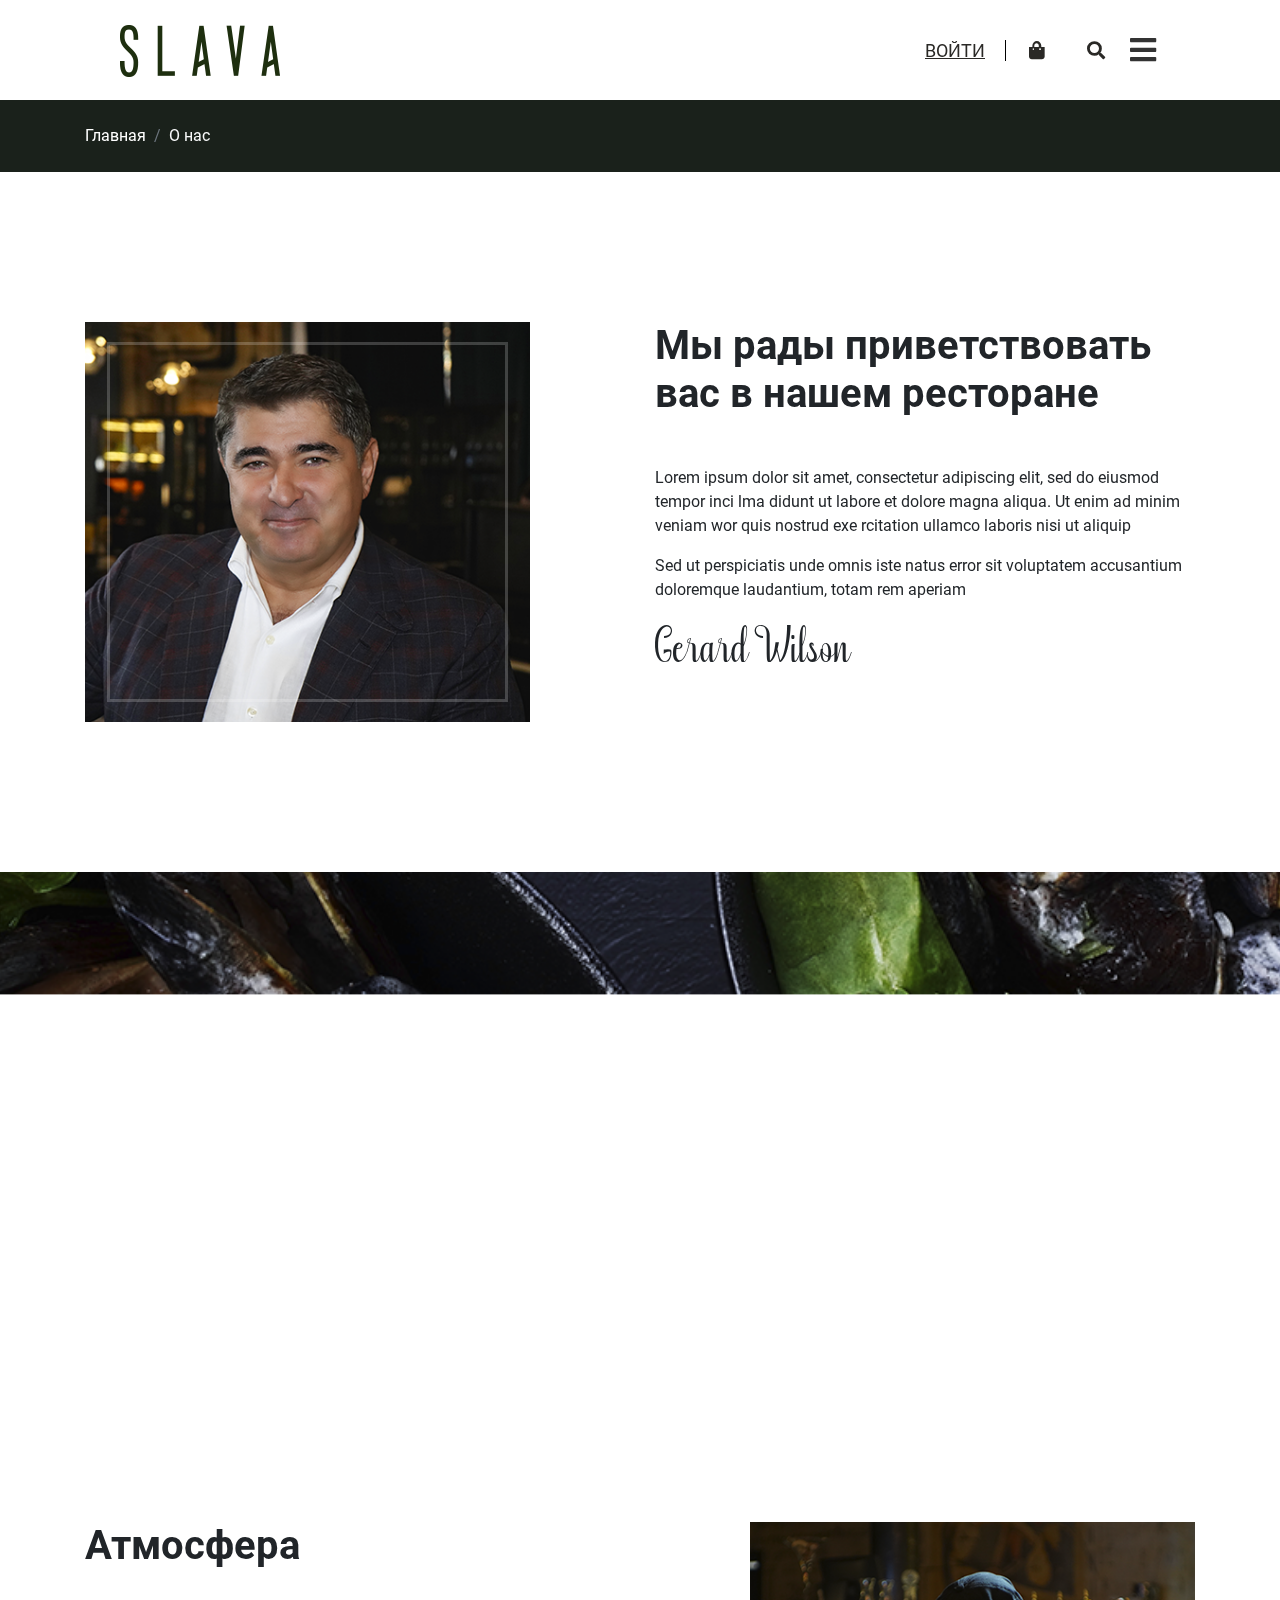
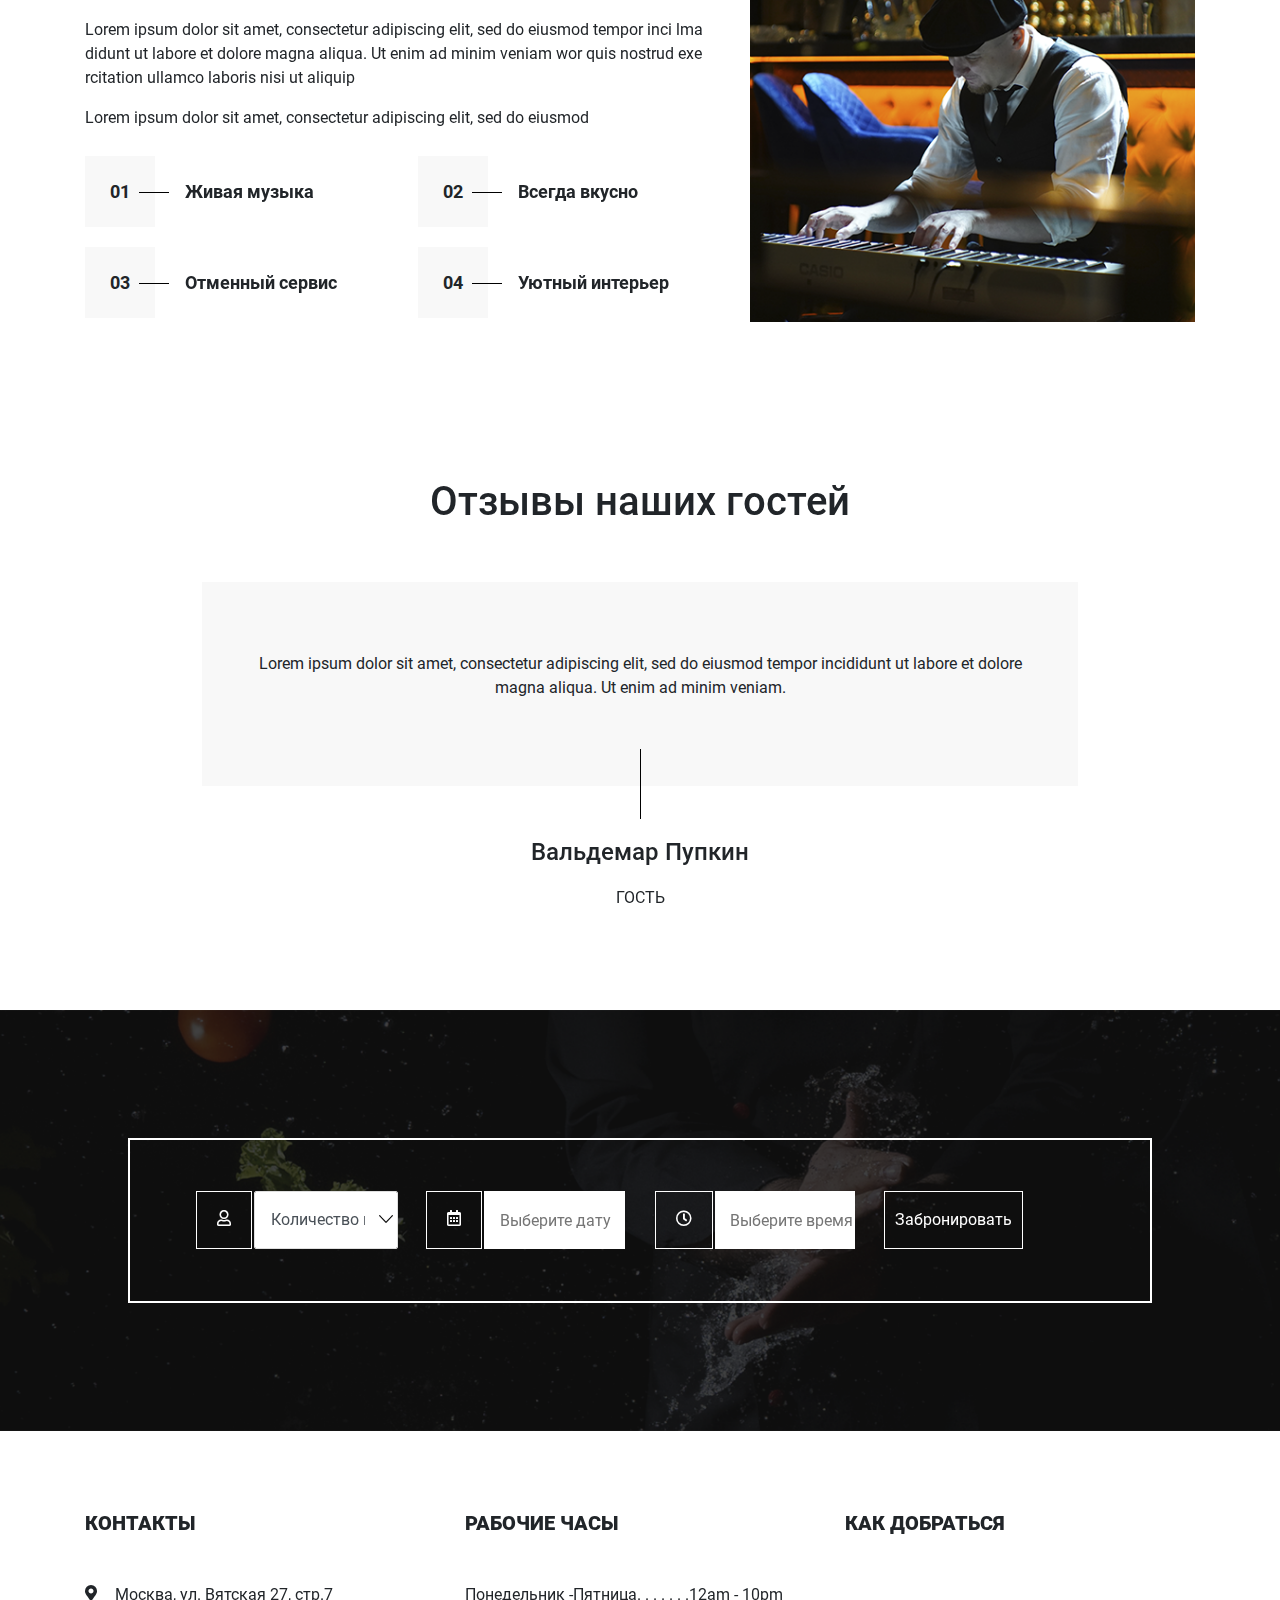
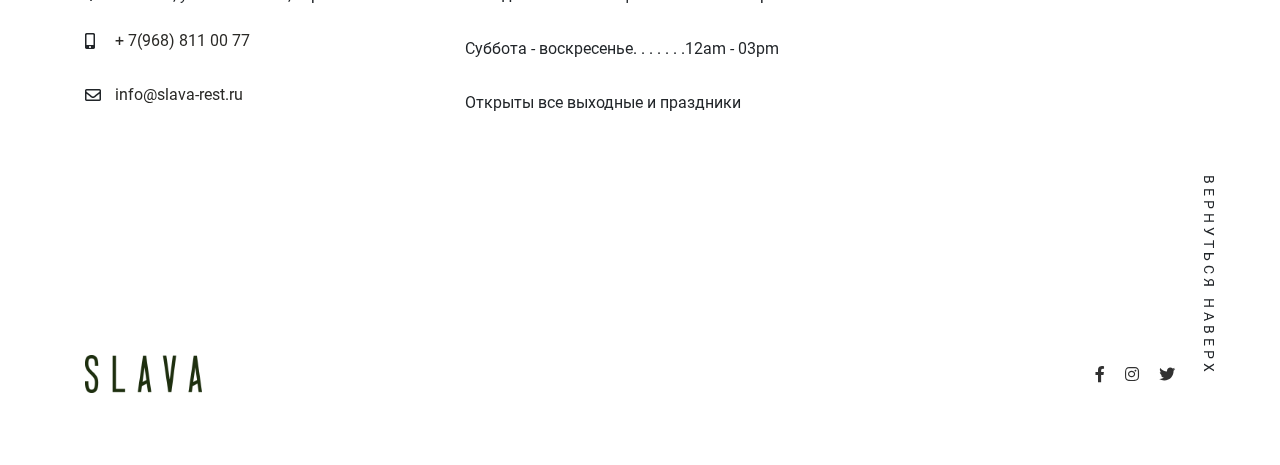
<file: pages/about-us.html>
<!DOCTYPE html>
<html lang="en">
<head>
    <meta charset="UTF-8">
    <meta name="viewport" content='width=device-width, initial-scale=1, user-scalable=0'>
    <meta property="og:type" content="website">
    <meta property="og:title" content="Slava Restaurant">
    <meta property="og:description" content="Ресторан Слава">
    <meta property="og:image" content="http://slava.frigatestudio.com/assets/images/logo.png"/>
    <title>О нас</title>
    <link rel="stylesheet" href="../assets/css/jquery.mCustomScrollbar.css">
    <link rel="stylesheet" href="../assets/css/bootstrap.min.css">
    <link rel="stylesheet" href="../assets/css/datepicker.min.css">
    <link rel="stylesheet" href="../assets/css/owl.carousel.min.css">
    <link rel="stylesheet" href="../assets/css/owl.theme.default.min.css">
    <link rel="stylesheet" href="../assets/css/mdtimepicker.min.css">
    <link rel="stylesheet" href="../assets/css/fonts.css">
    <link rel="stylesheet" href="../assets/css/all.min.css">
    <link rel="stylesheet" href="../assets/css/burger-menu.css">
    <link rel="stylesheet" href="../assets/css/style.css">
    <link rel="stylesheet" href="../assets/css/media.css">
</head>
<body>

<div class="burger-menu">
    <div class="container-fluid">
        <div class="row">
            <div class="col-lg-8 burger-left-block">
                <div class="burger-menu_logo pt-5 pl-5 pb-5">
                    <img src="../assets/images/logo_white.png" alt="">
                </div>
                <div class="burger-left">
                    <div class="burger-left-inner">
                        <div class="burger-contact-info">
                            <h3>Контакты</h3>
                            <ul>
                                <li>
                                    <i class="fas fa-map-marker-alt"></i>
                                    <span>Москва, ул. Вятская 27, стр.7 </span>
                                </li>
                                <li>
                                    <i class="fas fa-mobile-alt"></i>
                                    <a href="tel:+7(968)8110077">+ 7(968) 811 00 77</a>
                                </li>
                                <li>
                                    <i class="far fa-envelope"></i>
                                    <a href="mailto:info@slava-rest.ru">info@slava-rest.ru</a>
                                </li>
                            </ul>
                        </div>
                        <div class="burger-working-hours">
                            <h3>Рабочие часы</h3>
                            <ul>
                                <li>
                                    <span>Понедельник -Пятница</span><span>12am - 10pm</span>
                                </li>
                                <li>
                                    <span class="week-days">Суббота - воскресенье</span><span>12am - 03pm</span>
                                </li>
                                <li>
                                    <span>Открыты все выходные и праздники</span>
                                </li>
                            </ul>
                        </div>
                    </div>
                    <div class="burger-form">
                        <form>
                            <div class="form-group">
                                <input type="text" class="form-control bg-light border-0 pl-4" id="burger-full_name" aria-describedby="emailHelp" placeholder="Как вас зовут?">
                            </div>
                            <div class="form-group">
                                <input type="email" class="form-control bg-light border-0 pl-4" id="burger-user_email" placeholder="Ваш email">
                            </div>
                            <div class="form-group">
                                <textarea class="form-control bg-light border-0 pl-4" aria-label="With textarea" placeholder="Сообщение"></textarea>
                            </div>
                            <button type="submit" class="btn btn-primary float-right bg-dark border-0">Отправить</button>
                        </form>
                    </div>
                </div>
            </div>
            <div class="col-lg-4 burger-right-block">
                <div class="row">
                    <div class="burger-control p-5">
                        <div class="burger-social">
                            <ul>
                                <li><a href="#"><i class="fab fa-facebook-f"></i></a></li>
                                <li><a href="#"><i class="fab fa-instagram"></i></a></li>
                                <li><a href="#"><i class="fab fa-twitter"></i></a></li>
                            </ul>
                        </div>
                        <div class="burger-close-btn">
                            <i class="fas fa-times"></i>
                        </div>
                    </div>
                </div>
                <div class="burger-right p-5">
                    <ul>
                        <li><a href="./about-us.html">О ресторане</a></li>
                        <li><a href="./full-menu.html">Меню</a></li>
                        <li><a href="#">Ивенты</a></li>
                        <li><a href="#">Доставка</a></li>
                        <li><a href="#">Атмосфера</a></li>
                        <li><a href="./contact-us.html">Контакты</a></li>
                    </ul>
                </div>
            </div>
        </div>
    </div>
</div>

<header class="hovered">
    <div class="top-header other-pages-top-header">
        <div class="logo">
            <a href="../index.html" class="logo_dark"><img src="../assets/images/logo.png" alt=""></a>
        </div>
        <div class="top-header_right">
            <ul>
                <li><a href="../pages/full-menu.html">войти</a></li>
                <li><a href="#"><i class="fas fa-shopping-bag"></i></a></li>
                <li><a href="#"><i class="fas fa-search"></i></a></li>
            </ul>
            <div class="burger-navigation-btn">
                <i class="fas fa-bars"></i>
            </div>
        </div>
    </div>
</header>

<div id="about-us-main">
    <div class="about-us-header">
        <div class="container">
            <div class="row">
                <div class="col-lg-12">
                    <nav aria-label="breadcrumb">
                        <ol class="breadcrumb bg-transparent pt-4 pb-4 pr-0 pl-0">
                            <li class="breadcrumb-item"><a href="../index.html" class="text-white">Главная</a></li>
                            <li class="breadcrumb-item active text-light" aria-current="page">О нас</li>
                        </ol>
                    </nav>
                </div>
            </div>
        </div>
    </div>
    <div class="welcome-block">
        <div class="container">
            <div class="row">
                <div class="col-lg-5">
                    <div class="about-us-photo" style="background-image: url('../assets/images/au-photo.png')">
                        <div class="photo-frame"></div>
                    </div>
                </div>
                <div class="col-lg-6 offset-lg-1">
                    <div class="welcome-title mb-5">
                        <h1>Мы рады приветствовать
                            вас в нашем ресторане</h1>
                    </div>
                    <div class="welcome-body-text">
                        <p>
                            Lorem ipsum dolor sit amet, consectetur adipiscing elit, sed do eiusmod tempor inci lma
                            didunt ut labore et dolore magna aliqua. Ut enim ad minim veniam wor quis nostrud exe
                            rcitation ullamco laboris nisi ut aliquip
                        </p>
                        <p>
                            Sed ut perspiciatis unde omnis iste natus error sit voluptatem accusantium doloremque
                            laudantium, totam rem aperiam
                        </p>
                    </div>
                    <div class="signature">
                        <p>Gerard Wilson</p>
                    </div>
                </div>
            </div>
        </div>
    </div>
    <div class="welcome-parallax" data-parallax="scroll">
        <div class="parallax-text">
            <p>В СЛАВЕ ВАС ЖДУТ</p>
            <h1>Незабываемый вкус и всплеск эмоций</h1>
        </div>
    </div>
    <div class="welcome-block">
        <div class="container">
            <div class="row">
                <div class="col-lg-7">
                    <div class="welcome-title mb-5">
                        <h1>Атмосфера</h1>
                    </div>
                    <div class="welcome-body-text">
                        <p>
                            Lorem ipsum dolor sit amet, consectetur adipiscing elit, sed do eiusmod tempor inci lma
                            didunt ut labore et dolore magna aliqua. Ut enim ad minim veniam wor quis nostrud exe
                            rcitation ullamco laboris nisi ut aliquip
                        </p>
                        <p>
                            Lorem ipsum dolor sit amet, consectetur adipiscing elit, sed do eiusmod
                        </p>
                    </div>
                    <div class="row">
                        <div class="col-lg-6">
                            <div class="about-us-list-text"><span class="divider">01</span><span>Живая музыка</span>
                            </div>
                        </div>
                        <div class="col-lg-6">
                            <div class="about-us-list-text"><span class="divider">02</span> <span>Всегда вкусно</span>
                            </div>
                        </div>
                        <div class="col-lg-6">
                            <div class="about-us-list-text"><span class="divider">03 </span><span>Отменный сервис</span></div>
                        </div>
                        <div class="col-lg-6">
                            <div class="about-us-list-text"><span class="divider">04</span><span>Уютный интерьер</span></div>
                        </div>
                    </div>
                </div>
                <div class="col-lg-5">
                    <div class="about-us-photo" style="background-image: url('../assets/images/au-photo-2.png')">

                    </div>
                </div>
            </div>
        </div>
    </div>
    <div class="feedback-block">
        <div class="container">
            <div class="col-lg-12">
                <div class="feedback-title pb-5">
                    <h1>Отзывы наших гостей</h1>
                </div>
            </div>
            <div class="col-lg-12">
                <div class="comment-wrapper pr-lg-5 pl-lg-5 pr-0 pl-0">
                    <div class="comment-text">
                        <p>
                            Lorem ipsum dolor sit amet, consectetur adipiscing elit, sed do eiusmod tempor incididunt ut labore
                            et dolore magna aliqua. Ut enim ad minim veniam.
                        </p>
                    </div>
                    <div class="comment-author pt-5">
                        <div class="comment-divider"></div>
                        <p>Вальдемар Пупкин</p>
                        <span class="author-role">
                    ГОСТЬ
                </span>
                    </div>
                </div>
            </div>
        </div>
    </div>
</div>
<footer>
    <div class="user-info_section">
        <form action="">
            <div class="user-info_main">
                <div class="container">
                    <div class="row">
                        <div class="col-lg-3 user-info-item">
                            <div class="datepicker-select-box">
                                <div class="select-box-icon">
                                    <i class="far fa-user"></i>
                                </div>
                                <div class="select-box-wrapper">
                                    <div class="form-group">
                                        <select class="form-control" id="dateSelection">
                                            <option value="choose-guests-count" selected disabled>Количество гостей</option>
                                            <option>1</option>
                                            <option>2</option>
                                            <option>3</option>
                                            <option>4</option>
                                        </select>
                                    </div>
                                </div>
                            </div>
                        </div>
                        <div class="col-lg-3 user-info-item">
                            <div class="datepicker-main">
                                <div class="date-icon">
                                    <i class="far fa-calendar-alt"></i>
                                </div>
                                <div class="datepicker-box">
                                    <input data-toggle="datepicker" placeholder="Выберите дату">
                                    <div data-toggle="datepicker"></div>
                                </div>
                            </div>
                        </div>
                        <div class="col-lg-3 user-info-item">
                            <div class="datepicker-select-box">
                                <div class="select-box-icon">
                                    <i class="far fa-clock"></i>
                                </div>
                                <div class="timepicker-wrapper">
                                    <input type="text" id="timepicker" placeholder="Выберите время"/>
                                </div>
                            </div>
                        </div>
                        <div class="col-lg-3">
                            <div class="reserv-btn">
                                <button type="submit">Забронировать</button>
                            </div>
                        </div>
                    </div>
                </div>
            </div>
        </form>
    </div>
    <div class="footer other-page-footer">
        <div class="container">
            <div class="row">
                <div class="col-lg-4">
                    <div class="contacts-info contacts-address">
                        <h3>Контакты</h3>
                        <ul>
                            <li>
                                <i class="fas fa-map-marker-alt"></i>
                                <p>Москва, ул. Вятская 27, стр.7 </p>
                            </li>
                            <li>
                                <i class="fas fa-mobile-alt"></i>
                                <a href="tel:+7(968)8110077">+ 7(968) 811 00 77</a>
                            </li>
                            <li>
                                <i class="far fa-envelope"></i>
                                <a href="mailto:info@slava-rest.ru">info@slava-rest.ru</a>
                            </li>
                        </ul>
                    </div>
                </div>
                <div class="col-lg-4">
                    <div class="contacts-info">
                        <h3>Рабочие часы</h3>
                        <ul>
                            <li>
                                <p>Понедельник -Пятница. . . . . . .12am - 10pm</p>
                            </li>
                            <li>
                                <p>Суббота - воскресенье. . . . . . .12am - 03pm</p>
                            </li>
                            <li>
                                <p>Открыты все выходные и праздники</p>
                            </li>
                        </ul>
                    </div>
                </div>
                <div class="col-lg-4">
                    <div class="contacts-info">
                        <h3>Как добраться</h3>
                        <div class="map">
                            <iframe src="https://www.google.com/maps/embed?pb=!1m18!1m12!1m3!1d2242.8262449084987!2d37.57814195166065!3d55.79625498046963!2m3!1f0!2f0!3f0!3m2!1i1024!2i768!4f13.1!3m3!1m2!1s0x46b549faf453ffaf%3A0x6d7a27d21ada8ee4!2z0JLRj9GC0YHQutCw0Y8g0YPQuy4sIDI3INGB0YLRgNC-0LXQvdC40LUgNywg0JzQvtGB0LrQstCwLCDQoNC-0YHRgdC40Y8sIDEyNzAxNQ!5e0!3m2!1sru!2s!4v1607974782258!5m2!1sru!2s"
                                    width="600" height="450" frameborder="0" style="border:0;" allowfullscreen=""
                                    aria-hidden="false" tabindex="0"></iframe>
                        </div>
                    </div>
                </div>
            </div>
        </div>
        <div class="move-to-up">
            <p>вернуться наверх</p>
        </div>
    </div>
    <div class="mini-footer">
        <div class="container">
            <div class="mini-footer-wrapper">
                <div class="footer-logo">
                    <a href="../index.html"><img src="../assets/images/logo.png" alt=""></a>
                </div>
                <div class="footer-social">
                    <ul>
                        <li><a href="#"><i class="fab fa-facebook-f"></i></a></li>
                        <li><a href="#"><i class="fab fa-instagram"></i></a></li>
                        <li><a href="#"><i class="fab fa-twitter"></i></a></li>
                    </ul>
                </div>
            </div>
        </div>
    </div>
</footer>


<script src="../assets/js/plugins/jquery-3.5.1.min.js"></script>
<script src="../assets/js/plugins/bootstrap.min.js"></script>
<script src="../assets/js/plugins/owl.carousel.min.js"></script>
<script src="../assets/js/plugins/owl.navigation.js"></script>
<script src="../assets/js/plugins/parallax.min.js"></script>
<script src="../assets/js/plugins/mdtimepicker.min.js"></script>
<script src="../assets/js/plugins/datepicker.min.js"></script>
<script src="../assets/js/plugins/jquery.mCustomScrollbar.concat.min.js"></script>
<script src="../assets/js/about-us.js"></script>
<script src="../assets/js/script.js"></script>
</body>
</html>
</file>
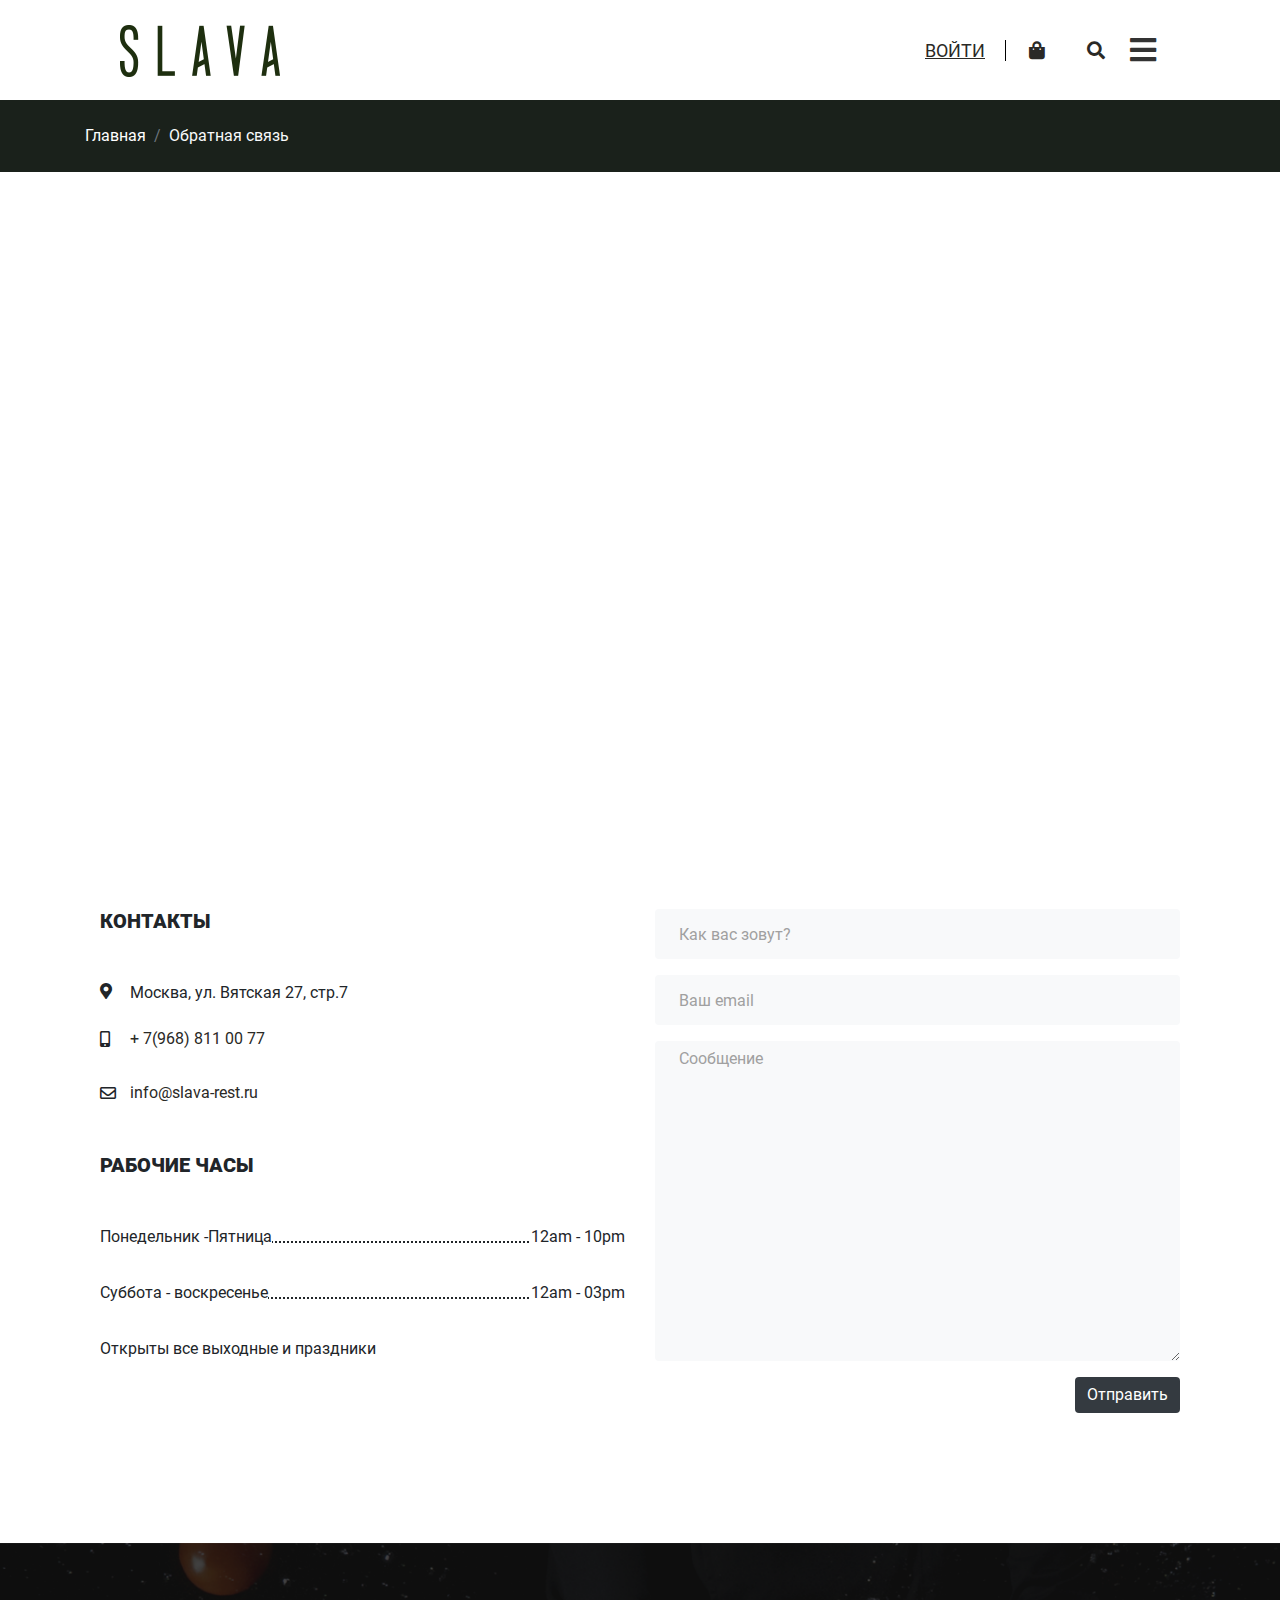
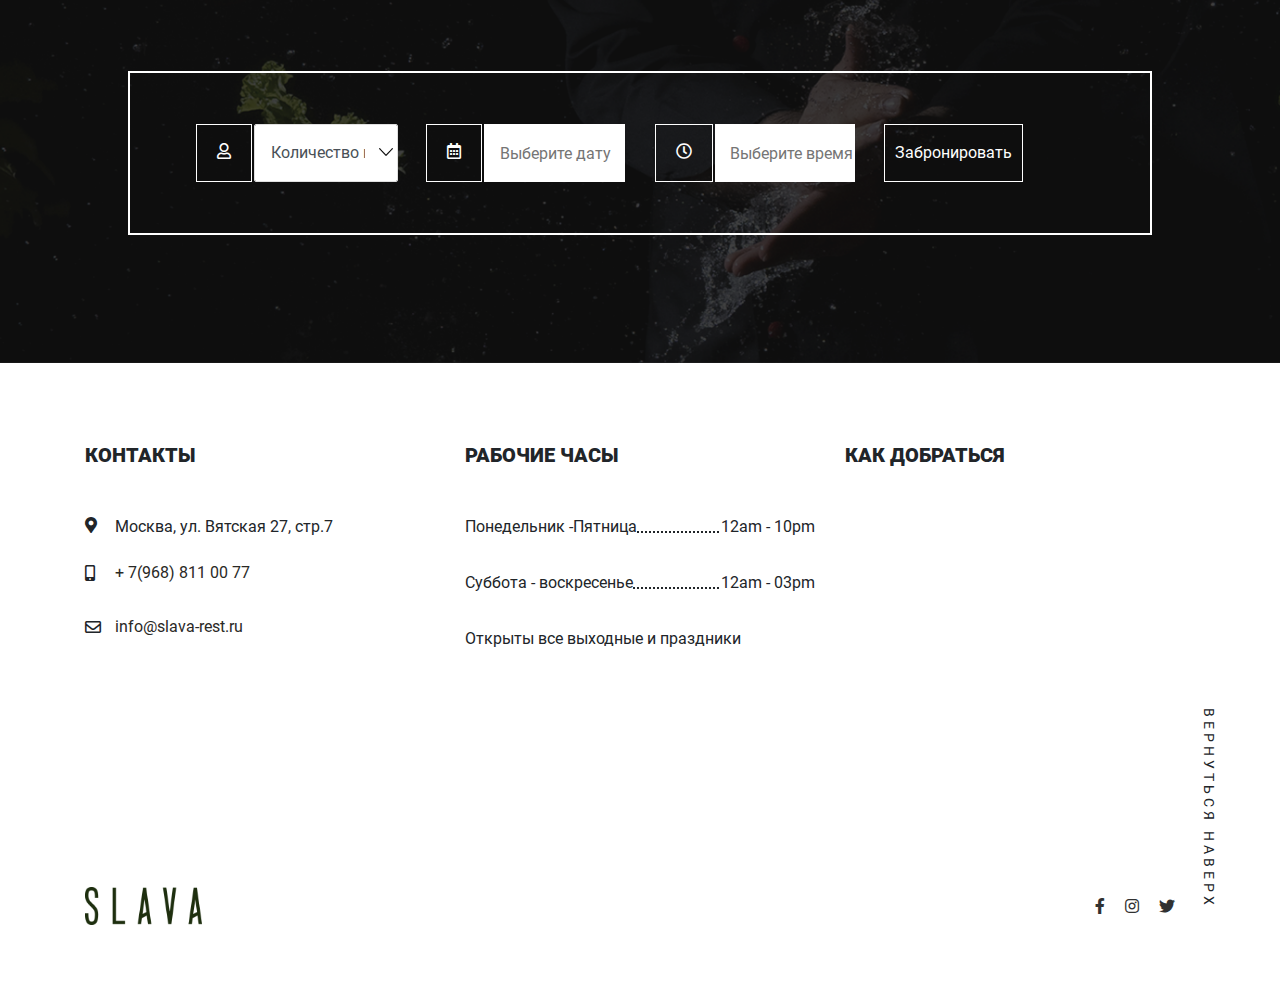
<file: pages/contact-us.html>
<!DOCTYPE html>
<html lang="en">
<head>
    <meta charset="UTF-8">
    <meta name="viewport" content='width=device-width, initial-scale=1, user-scalable=0'>
    <meta property="og:type" content="website">
    <meta property="og:title" content="Slava Restaurant">
    <meta property="og:description" content="Ресторан Слава">
    <meta property="og:image" content="http://slava.frigatestudio.com/assets/images/logo.png"/>
    <title>Обратная связь</title>
    <link rel="stylesheet" href="../assets/css/jquery.mCustomScrollbar.css">
    <link rel="stylesheet" href="../assets/css/bootstrap.min.css">
    <link rel="stylesheet" href="../assets/css/datepicker.min.css">
    <link rel="stylesheet" href="../assets/css/owl.carousel.min.css">
    <link rel="stylesheet" href="../assets/css/owl.theme.default.min.css">
    <link rel="stylesheet" href="../assets/css/mdtimepicker.min.css">
    <link rel="stylesheet" href="../assets/css/fonts.css">
    <link rel="stylesheet" href="../assets/css/all.min.css">
    <link rel="stylesheet" href="../assets/css/burger-menu.css">
    <link rel="stylesheet" href="../assets/css/style.css">
    <link rel="stylesheet" href="../assets/css/media.css">
</head>
<body>

<div class="burger-menu">
    <div class="container-fluid">
        <div class="row">
            <div class="col-lg-8 burger-left-block">
                <div class="burger-menu_logo pt-5 pl-5 pb-5">
                    <a href=".././index.html"><img src="../assets/images/logo_white.png" alt=""></a>
                </div>
                <div class="burger-left">
                    <div class="burger-left-inner">
                        <div class="burger-contact-info">
                            <h3>Контакты</h3>
                            <ul>
                                <li>
                                    <i class="fas fa-map-marker-alt"></i>
                                    <span>Москва, ул. Вятская 27, стр.7 </span>
                                </li>
                                <li>
                                    <i class="fas fa-mobile-alt"></i>
                                    <a href="tel:+7(968)8110077">+ 7(968) 811 00 77</a>
                                </li>
                                <li>
                                    <i class="far fa-envelope"></i>
                                    <a href="mailto:info@slava-rest.ru">info@slava-rest.ru</a>
                                </li>
                            </ul>
                        </div>
                        <div class="burger-working-hours">
                            <h3>Рабочие часы</h3>
                            <ul>
                                <li>
                                    <span>Понедельник -Пятница</span><span>12am - 10pm</span>
                                </li>
                                <li>
                                    <span class="week-days">Суббота - воскресенье</span><span>12am - 03pm</span>
                                </li>
                                <li>
                                    <span>Открыты все выходные и праздники</span>
                                </li>
                            </ul>
                        </div>
                    </div>
                    <div class="burger-form">
                        <form>
                            <div class="form-group">
                                <input type="text" class="form-control bg-light border-0 pl-4" id="burger-full_name" aria-describedby="emailHelp" placeholder="Как вас зовут?">
                            </div>
                            <div class="form-group">
                                <input type="email" class="form-control bg-light border-0 pl-4" id="burger-user_email" placeholder="Ваш email">
                            </div>
                            <div class="form-group">
                                <textarea class="form-control bg-light border-0 pl-4" aria-label="With textarea" placeholder="Сообщение"></textarea>
                            </div>
                            <button type="submit" class="btn btn-primary float-right bg-dark border-0">Отправить</button>
                        </form>
                    </div>
                </div>
            </div>
            <div class="col-lg-4 burger-right-block">
                <div class="row">
                    <div class="burger-control p-5">
                        <div class="burger-social">
                            <ul>
                                <li><a href="#"><i class="fab fa-facebook-f"></i></a></li>
                                <li><a href="#"><i class="fab fa-instagram"></i></a></li>
                                <li><a href="#"><i class="fab fa-twitter"></i></a></li>
                            </ul>
                        </div>
                        <div class="burger-close-btn">
                            <i class="fas fa-times"></i>
                        </div>
                    </div>
                </div>
                <div class="burger-right p-5">
                    <ul>
                        <li><a href="./about-us.html">О ресторане</a></li>
                        <li><a href="./full-menu.html">Меню</a></li>
                        <li><a href="#">Ивенты</a></li>
                        <li><a href="#">Доставка</a></li>
                        <li><a href="#">Атмосфера</a></li>
                        <li><a href="./contact-us.html">Контакты</a></li>
                    </ul>
                </div>
            </div>
        </div>
    </div>
</div>

<header class="hovered">
    <div class="top-header other-pages-top-header">
        <div class="logo">
            <a href="../index.html" class="logo_dark"><img src="../assets/images/logo.png" alt=""></a>
        </div>
        <div class="top-header_right">
            <ul>
                <li><a href="../pages/full-menu.html">войти</a></li>
                <li><a href="#"><i class="fas fa-shopping-bag"></i></a></li>
                <li><a href="#"><i class="fas fa-search"></i></a></li>
            </ul>
            <div class="burger-navigation-btn">
                <i class="fas fa-bars"></i>
            </div>
        </div>
    </div>
</header>

<div id="contact-us-main">
    <div class="about-us-header">
        <div class="container">
            <div class="row">
                <div class="col-lg-12">
                    <nav aria-label="breadcrumb">
                        <ol class="breadcrumb bg-transparent pt-4 pb-4 pr-0 pl-0">
                            <li class="breadcrumb-item"><a href="../index.html" class="text-white">Главная</a></li>
                            <li class="breadcrumb-item active text-light" aria-current="page">Обратная связь</li>
                        </ol>
                    </nav>
                </div>
            </div>
        </div>
    </div>
    <div class="container">
        <div class="row">
            <div class="col-lg-12">
                <div class="contact-us-map">
                    <iframe src="https://www.google.com/maps/embed?pb=!1m18!1m12!1m3!1d2242.8262449084987!2d37.57814195166065!3d55.79625498046963!2m3!1f0!2f0!3f0!3m2!1i1024!2i768!4f13.1!3m3!1m2!1s0x46b549faf453ffaf%3A0x6d7a27d21ada8ee4!2z0JLRj9GC0YHQutCw0Y8g0YPQuy4sIDI3INGB0YLRgNC-0LXQvdC40LUgNywg0JzQvtGB0LrQstCwLCDQoNC-0YHRgdC40Y8sIDEyNzAxNQ!5e0!3m2!1sru!2s!4v1607974782258!5m2!1sru!2s"
                            width="600" height="450" frameborder="0" style="border:0;" allowfullscreen=""
                            aria-hidden="false" tabindex="0"></iframe>
                </div>
            </div>
        </div>
        <div class="row contact-info-row">
            <div class="col-lg-6">
                <div class="contacts-info contacts-address mb-5">
                    <h3>Контакты</h3>
                    <ul>
                        <li>
                            <i class="fas fa-map-marker-alt"></i>
                            <p>Москва, ул. Вятская 27, стр.7 </p>
                        </li>
                        <li>
                            <i class="fas fa-mobile-alt"></i>
                            <a href="tel:+7(968)8110077">+ 7(968) 811 00 77</a>
                        </li>
                        <li>
                            <i class="far fa-envelope"></i>
                            <a href="mailto:info@slava-rest.ru">info@slava-rest.ru</a>
                        </li>
                    </ul>
                </div>
                <div class="contacts-info working-hours">
                    <h3>Рабочие часы</h3>
                    <ul>
                        <li>
                            <p>Понедельник -Пятница</p><p>12am - 10pm</p>
                        </li>
                        <li>
                            <p>Суббота - воскресенье</p><p>12am - 03pm</p>
                        </li>
                        <li>
                            <p>Открыты все выходные и праздники</p>
                        </li>
                    </ul>
                </div>
            </div>
            <div class="col-lg-6">
                <form class="contact-us-form">
                    <div class="form-group">
                        <input type="text" class="form-control bg-light border-0 pl-4" id="full_name" aria-describedby="emailHelp" placeholder="Как вас зовут?">
                    </div>
                    <div class="form-group">
                        <input type="email" class="form-control bg-light border-0 pl-4" id="user_email" placeholder="Ваш email">
                    </div>
                    <div class="form-group">
                        <textarea class="form-control bg-light border-0 pl-4" aria-label="With textarea" placeholder="Сообщение"></textarea>
                    </div>
                    <button type="submit" class="btn btn-primary float-right bg-dark border-0">Отправить</button>
                </form>
            </div>
        </div>
    </div>
</div>
<footer>
    <div class="user-info_section">
        <form action="">
            <div class="user-info_main">
                <div class="container">
                    <div class="row">
                        <div class="col-lg-3 user-info-item">
                            <div class="datepicker-select-box">
                                <div class="select-box-icon">
                                    <i class="far fa-user"></i>
                                </div>
                                <div class="select-box-wrapper">
                                    <div class="form-group">
                                        <select class="form-control" id="dateSelection">
                                            <option value="choose-guests-count" selected disabled>Количество гостей</option>
                                            <option>1</option>
                                            <option>2</option>
                                            <option>3</option>
                                            <option>4</option>
                                        </select>
                                    </div>
                                </div>
                            </div>
                        </div>
                        <div class="col-lg-3 user-info-item">
                            <div class="datepicker-main">
                                <div class="date-icon">
                                    <i class="far fa-calendar-alt"></i>
                                </div>
                                <div class="datepicker-box">
                                    <input data-toggle="datepicker" placeholder="Выберите дату">
                                    <div data-toggle="datepicker"></div>
                                </div>
                            </div>
                        </div>
                        <div class="col-lg-3 user-info-item">
                            <div class="datepicker-select-box">
                                <div class="select-box-icon">
                                    <i class="far fa-clock"></i>
                                </div>
                                <div class="timepicker-wrapper">
                                    <input type="text" id="timepicker" placeholder="Выберите время"/>
                                </div>
                            </div>
                        </div>
                        <div class="col-lg-3">
                            <div class="reserv-btn">
                                <button type="submit">Забронировать</button>
                            </div>
                        </div>
                    </div>
                </div>
            </div>
        </form>
    </div>
    <div class="footer other-page-footer">
        <div class="container">
            <div class="row">
                <div class="col-lg-4">
                    <div class="contacts-info contacts-address">
                        <h3>Контакты</h3>
                        <ul>
                            <li>
                                <i class="fas fa-map-marker-alt"></i>
                                <p>Москва, ул. Вятская 27, стр.7 </p>
                            </li>
                            <li>
                                <i class="fas fa-mobile-alt"></i>
                                <a href="tel:+7(968)8110077">+ 7(968) 811 00 77</a>
                            </li>
                            <li>
                                <i class="far fa-envelope"></i>
                                <a href="mailto:info@slava-rest.ru">info@slava-rest.ru</a>
                            </li>
                        </ul>
                    </div>
                </div>
                <div class="col-lg-4">
                    <div class="contacts-info working-hours">
                        <h3>Рабочие часы</h3>
                        <ul>
                            <li>
                                <p>Понедельник -Пятница</p><p>12am - 10pm</p>
                            </li>
                            <li>
                                <p>Суббота - воскресенье</p><p>12am - 03pm</p>
                            </li>
                            <li>
                                <p>Открыты все выходные и праздники</p>
                            </li>
                        </ul>
                    </div>
                </div>
                <div class="col-lg-4">
                    <div class="contacts-info">
                        <h3>Как добраться</h3>
                        <div class="map">
                            <iframe src="https://www.google.com/maps/embed?pb=!1m18!1m12!1m3!1d2242.8262449084987!2d37.57814195166065!3d55.79625498046963!2m3!1f0!2f0!3f0!3m2!1i1024!2i768!4f13.1!3m3!1m2!1s0x46b549faf453ffaf%3A0x6d7a27d21ada8ee4!2z0JLRj9GC0YHQutCw0Y8g0YPQuy4sIDI3INGB0YLRgNC-0LXQvdC40LUgNywg0JzQvtGB0LrQstCwLCDQoNC-0YHRgdC40Y8sIDEyNzAxNQ!5e0!3m2!1sru!2s!4v1607974782258!5m2!1sru!2s"
                                    width="600" height="450" frameborder="0" style="border:0;" allowfullscreen=""
                                    aria-hidden="false" tabindex="0"></iframe>
                        </div>
                    </div>
                </div>
            </div>
        </div>
        <div class="move-to-up">
            <p>вернуться наверх</p>
        </div>
    </div>
    <div class="mini-footer">
        <div class="container">
            <div class="mini-footer-wrapper">
                <div class="footer-logo">
                    <a href="../index.html"><img src="../assets/images/logo.png" alt=""></a>
                </div>
                <div class="footer-social">
                    <ul>
                        <li><a href="#"><i class="fab fa-facebook-f"></i></a></li>
                        <li><a href="#"><i class="fab fa-instagram"></i></a></li>
                        <li><a href="#"><i class="fab fa-twitter"></i></a></li>
                    </ul>
                </div>
            </div>
        </div>
    </div>
</footer>


<script src="../assets/js/plugins/jquery-3.5.1.min.js"></script>
<script src="../assets/js/plugins/bootstrap.min.js"></script>
<script src="../assets/js/plugins/owl.carousel.min.js"></script>
<script src="../assets/js/plugins/owl.navigation.js"></script>
<script src="../assets/js/plugins/parallax.min.js"></script>
<script src="../assets/js/plugins/mdtimepicker.min.js"></script>
<script src="../assets/js/plugins/datepicker.min.js"></script>
<script src="../assets/js/plugins/jquery.mCustomScrollbar.concat.min.js"></script>
<script src="../assets/js/script.js"></script>
</body>
</html>
</file>
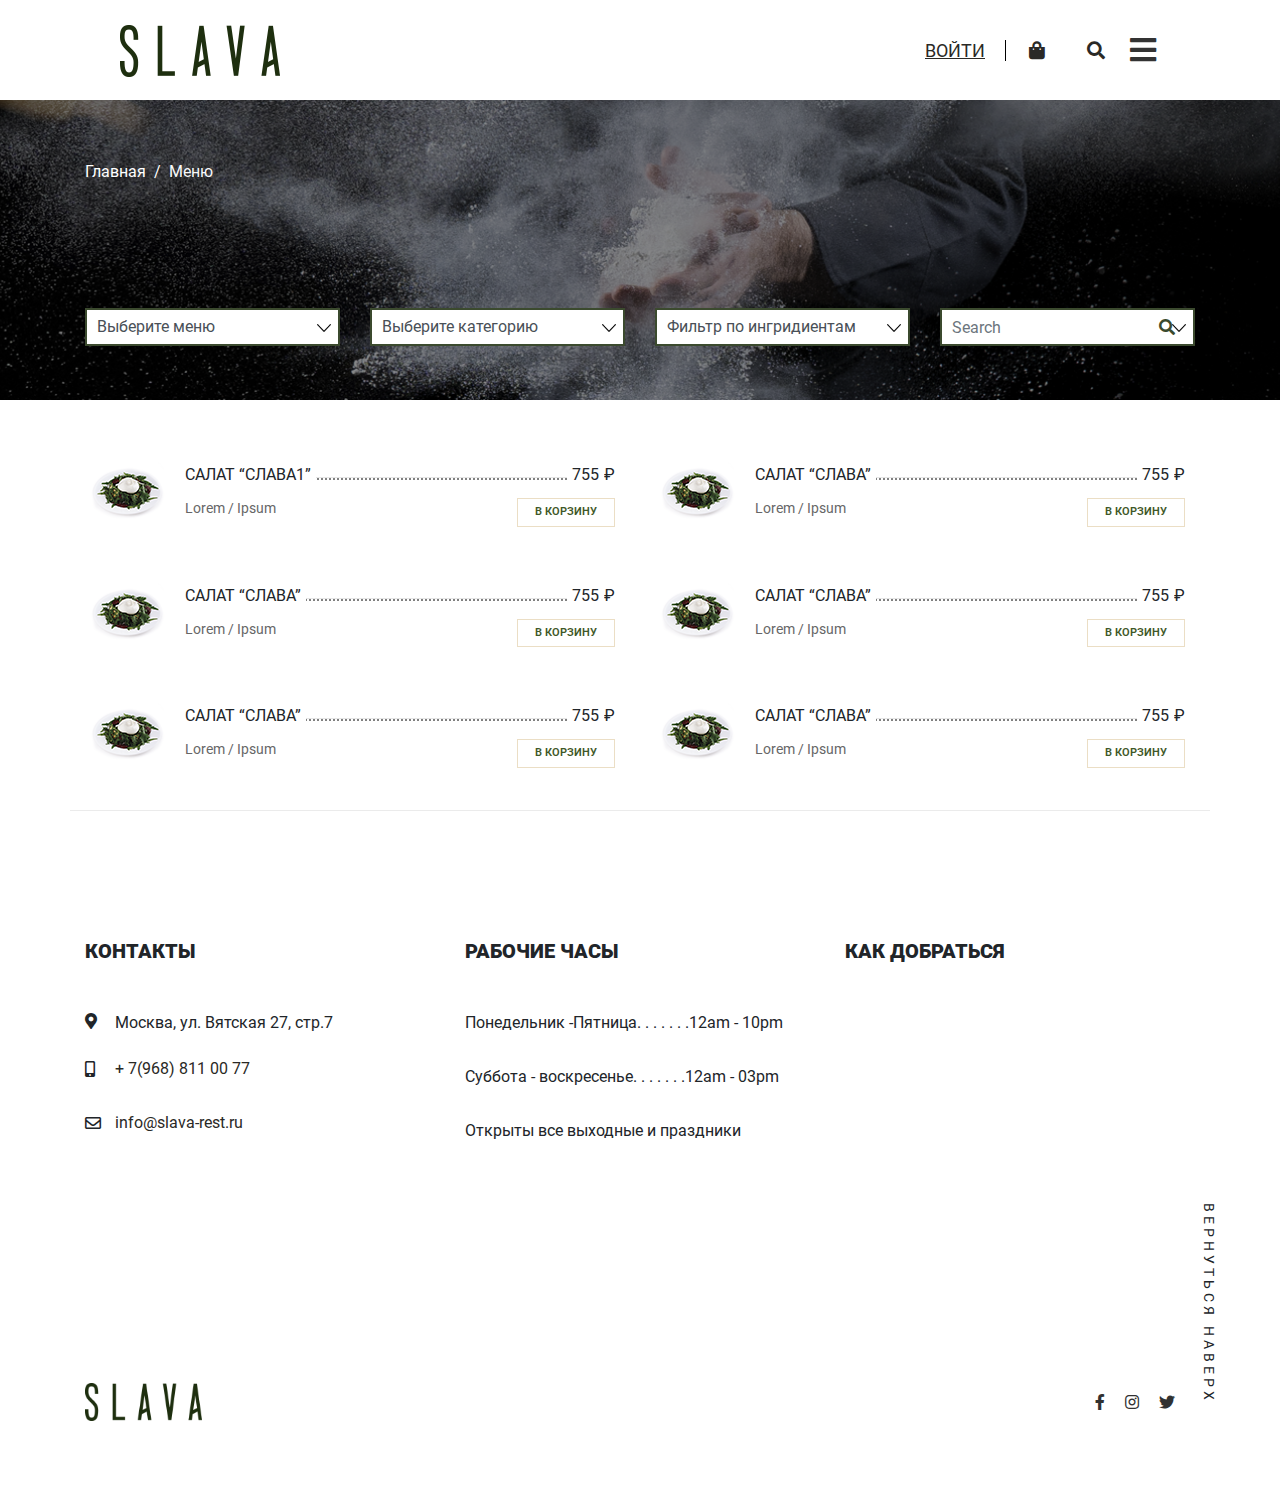
<file: pages/full-menu.html>
<!DOCTYPE html>
<html lang="en">
<head>
    <meta charset="UTF-8">
    <meta name="viewport" content='width=device-width, initial-scale=1, user-scalable=0'>
    <meta property="og:type" content="website">
    <meta property="og:title" content="Slava Restaurant">
    <meta property="og:description" content="Ресторан Слава">
    <meta property="og:image" content="http://slava.frigatestudio.com/assets/images/logo.png"/>
    <title>Полное меню</title>
    <link rel="stylesheet" href="../assets/css/jquery.mCustomScrollbar.css">
    <link rel="stylesheet" href="../assets/css/bootstrap.min.css">
    <link rel="stylesheet" href="../assets/css/datepicker.min.css">
    <link rel="stylesheet" href="../assets/css/owl.carousel.min.css">
    <link rel="stylesheet" href="../assets/css/owl.theme.default.min.css">
    <link rel="stylesheet" href="../assets/css/mdtimepicker.min.css">
    <link rel="stylesheet" href="../assets/css/fonts.css">
    <link rel="stylesheet" href="../assets/css/all.min.css">
    <link rel="stylesheet" href="../assets/css/burger-menu.css">
    <link rel="stylesheet" href="../assets/css/style.css">
    <link rel="stylesheet" href="../assets/css/media.css">
</head>
<body>

<div class="burger-menu">
    <div class="container-fluid">
        <div class="row">
            <div class="col-lg-8 burger-left-block">
                <div class="burger-menu_logo pt-5 pl-5 pb-5">
                    <img src="../assets/images/logo_white.png" alt="">
                </div>
                <div class="burger-left">
                    <div class="burger-left-inner">
                        <div class="burger-contact-info">
                            <h3>Контакты</h3>
                            <ul>
                                <li>
                                    <i class="fas fa-map-marker-alt"></i>
                                    <span>Москва, ул. Вятская 27, стр.7 </span>
                                </li>
                                <li>
                                    <i class="fas fa-mobile-alt"></i>
                                    <a href="tel:+7(968)8110077">+ 7(968) 811 00 77</a>
                                </li>
                                <li>
                                    <i class="far fa-envelope"></i>
                                    <a href="mailto:info@slava-rest.ru">info@slava-rest.ru</a>
                                </li>
                            </ul>
                        </div>
                        <div class="burger-working-hours">
                            <h3>Рабочие часы</h3>
                            <ul>
                                <li>
                                    <span>Понедельник -Пятница</span><span>12am - 10pm</span>
                                </li>
                                <li>
                                    <span class="week-days">Суббота - воскресенье</span><span>12am - 03pm</span>
                                </li>
                                <li>
                                    <span>Открыты все выходные и праздники</span>
                                </li>
                            </ul>
                        </div>
                    </div>
                    <div class="burger-form">
                        <form>
                            <div class="form-group">
                                <input type="text" class="form-control bg-light border-0 pl-4" id="burger-full_name" aria-describedby="emailHelp" placeholder="Как вас зовут?">
                            </div>
                            <div class="form-group">
                                <input type="email" class="form-control bg-light border-0 pl-4" id="burger-user_email" placeholder="Ваш email">
                            </div>
                            <div class="form-group">
                                <textarea class="form-control bg-light border-0 pl-4" aria-label="With textarea" placeholder="Сообщение"></textarea>
                            </div>
                            <button type="submit" class="btn btn-primary float-right bg-dark border-0">Отправить</button>
                        </form>
                    </div>
                </div>
            </div>
            <div class="col-lg-4 burger-right-block">
                <div class="row">
                    <div class="burger-control p-5">
                        <div class="burger-social">
                            <ul>
                                <li><a href="#"><i class="fab fa-facebook-f"></i></a></li>
                                <li><a href="#"><i class="fab fa-instagram"></i></a></li>
                                <li><a href="#"><i class="fab fa-twitter"></i></a></li>
                            </ul>
                        </div>
                        <div class="burger-close-btn">
                            <i class="fas fa-times"></i>
                        </div>
                    </div>
                </div>
                <div class="burger-right p-5">
                    <ul>
                        <li><a href="./about-us.html">О ресторане</a></li>
                        <li><a href="./full-menu.html">Меню</a></li>
                        <li><a href="#">Ивенты</a></li>
                        <li><a href="#">Доставка</a></li>
                        <li><a href="#">Атмосфера</a></li>
                        <li><a href="./contact-us.html">Контакты</a></li>
                    </ul>
                </div>
            </div>
        </div>
    </div>
</div>

<header class="hovered">
    <div class="top-header other-pages-top-header">
        <div class="logo">
            <a href="../index.html" class="logo_dark"><img src="../assets/images/logo.png" alt=""></a>
        </div>
        <div class="top-header_right">
            <ul>
                <li><a href="../pages/full-menu.html">войти</a></li>
                <li><a href="#"><i class="fas fa-shopping-bag"></i></a></li>
                <li><a href="#"><i class="fas fa-search"></i></a></li>
            </ul>
            <div class="burger-navigation-btn">
                <i class="fas fa-bars"></i>
            </div>
        </div>
    </div>
</header>

<div id="menu-main">
    <div class="menu-header">
        <div class="container">
            <div class="row">
                <div class="col-lg-12 pt-lg-5 pb-lg-5 pt-0 pb-0">
                    <nav aria-label="breadcrumb">
                        <ol class="breadcrumb bg-transparent pr-0 pl-0">
                            <li class="breadcrumb-item"><a href="../index.html" class="text-white">Главная</a></li>
                            <li class="breadcrumb-item active text-light" aria-current="page">Меню</li>
                        </ol>
                    </nav>
                </div>
            </div>
        </div>
        <div class="container">
            <div class="row pt-lg-5 pb-lg-3 pt-0 pb-0 filter-row">
                <div class="col-lg-3">
                    <div class="form-group">
                        <select class="form-control" id="menu-filter">
                            <option selected disabled>Выберите меню</option>
                            <option>2</option>
                            <option>3</option>
                            <option>4</option>
                            <option>5</option>
                        </select>
                    </div>
                </div>
                <div class="col-lg-3">
                    <div class="form-group">
                        <select class="form-control" id="category-filter">
                            <option selected disabled>Выберите категорию</option>
                            <option>2</option>
                            <option>3</option>
                            <option>4</option>
                            <option>5</option>
                        </select>
                    </div>
                </div>
                <div class="col-lg-3">
                    <div class="form-group">
                        <select class="form-control" id="ingredient-filter">
                            <option selected disabled>Фильтр по ингридиентам</option>
                            <option>2</option>
                            <option>3</option>
                            <option>4</option>
                            <option>5</option>
                        </select>
                    </div>
                </div>
                <div class="col-lg-3">
                    <form class="form-inline menu-search-field my-2 my-lg-0">
                        <i class="fas fa-search"></i>
                        <input class="form-control mr-sm-2" type="search" placeholder="Search" aria-label="Search">
                    </form>
                </div>
            </div>
        </div>
    </div>
    <div class="menu-body mt-5 mb-5">
        <div class="container menu-inner-container">
            <div class="row">
                <div class="col-lg-6 col-sm-12">
                    <div class="menu-box">
                        <div class="menu-box_img">
                            <img src="../assets/images/menu-box_img.png" alt="">
                        </div>
                        <div class="menu-box_title">
                                            <span>
                                                салат “слава1”
                                            </span>
                            <div class="menu-box_price">
                                <span>755</span>₽
                            </div>
                        </div>
                        <hr>
                        <div class="menu-box_order">
                            <span>Lorem / Ipsum</span>
                            <a type="button">в корзину</a>
                        </div>
                    </div>
                </div>
                <div class="col-lg-6 col-sm-12">
                    <div class="menu-box">
                        <div class="menu-box_img">
                            <img src="../assets/images/menu-box_img.png" alt="">
                        </div>
                        <div class="menu-box_title">
                                            <span>
                                                салат “слава”
                                            </span>
                            <div class="menu-box_price">
                                <span>755</span>₽
                            </div>
                        </div>
                        <hr>
                        <div class="menu-box_order">
                            <span>Lorem / Ipsum</span>
                            <a type="button">в корзину</a>
                        </div>
                    </div>
                </div>
                <div class="col-lg-6 col-sm-12">
                    <div class="menu-box">
                        <div class="menu-box_img">
                            <img src="../assets/images/menu-box_img.png" alt="">
                        </div>
                        <div class="menu-box_title">
                                            <span>
                                                салат “слава”
                                            </span>
                            <div class="menu-box_price">
                                <span>755</span>₽
                            </div>
                        </div>
                        <hr>
                        <div class="menu-box_order">
                            <span>Lorem / Ipsum</span>
                            <a type="button">в корзину</a>
                        </div>
                    </div>
                </div>
                <div class="col-lg-6 col-sm-12">
                    <div class="menu-box">
                        <div class="menu-box_img">
                            <img src="../assets/images/menu-box_img.png" alt="">
                        </div>
                        <div class="menu-box_title">
                                            <span>
                                                салат “слава”
                                            </span>
                            <div class="menu-box_price">
                                <span>755</span>₽
                            </div>
                        </div>
                        <hr>
                        <div class="menu-box_order">
                            <span>Lorem / Ipsum</span>
                            <a type="button">в корзину</a>
                        </div>
                    </div>
                </div>
                <div class="col-lg-6 col-sm-12">
                    <div class="menu-box">
                        <div class="menu-box_img">
                            <img src="../assets/images/menu-box_img.png" alt="">
                        </div>
                        <div class="menu-box_title">
                                            <span>
                                                салат “слава”
                                            </span>
                            <div class="menu-box_price">
                                <span>755</span>₽
                            </div>
                        </div>
                        <hr>
                        <div class="menu-box_order">
                            <span>Lorem / Ipsum</span>
                            <a type="button">в корзину</a>
                        </div>
                    </div>
                </div>
                <div class="col-lg-6 col-sm-12">
                    <div class="menu-box">
                        <div class="menu-box_img">
                            <img src="../assets/images/menu-box_img.png" alt="">
                        </div>
                        <div class="menu-box_title">
                                            <span>
                                                салат “слава”
                                            </span>
                            <div class="menu-box_price">
                                <span>755</span>₽
                            </div>
                        </div>
                        <hr>
                        <div class="menu-box_order">
                            <span>Lorem / Ipsum</span>
                            <a type="button">в корзину</a>
                        </div>
                    </div>
                </div>
            </div>
        </div>
    </div>
</div>
<footer>
    <div class="footer other-page-footer">
        <div class="container">
            <div class="row">
                <div class="col-lg-4">
                    <div class="contacts-info contacts-address">
                        <h3>Контакты</h3>
                        <ul>
                            <li>
                                <i class="fas fa-map-marker-alt"></i>
                                <p>Москва, ул. Вятская 27, стр.7 </p>
                            </li>
                            <li>
                                <i class="fas fa-mobile-alt"></i>
                                <a href="tel:+7(968)8110077">+ 7(968) 811 00 77</a>
                            </li>
                            <li>
                                <i class="far fa-envelope"></i>
                                <a href="mailto:info@slava-rest.ru">info@slava-rest.ru</a>
                            </li>
                        </ul>
                    </div>
                </div>
                <div class="col-lg-4">
                    <div class="contacts-info">
                        <h3>Рабочие часы</h3>
                        <ul>
                            <li>
                                <p>Понедельник -Пятница. . . . . . .12am - 10pm</p>
                            </li>
                            <li>
                                <p>Суббота - воскресенье. . . . . . .12am - 03pm</p>
                            </li>
                            <li>
                                <p>Открыты все выходные и праздники</p>
                            </li>
                        </ul>
                    </div>
                </div>
                <div class="col-lg-4">
                    <div class="contacts-info">
                        <h3>Как добраться</h3>
                        <div class="map">
                            <iframe src="https://www.google.com/maps/embed?pb=!1m18!1m12!1m3!1d2242.8262449084987!2d37.57814195166065!3d55.79625498046963!2m3!1f0!2f0!3f0!3m2!1i1024!2i768!4f13.1!3m3!1m2!1s0x46b549faf453ffaf%3A0x6d7a27d21ada8ee4!2z0JLRj9GC0YHQutCw0Y8g0YPQuy4sIDI3INGB0YLRgNC-0LXQvdC40LUgNywg0JzQvtGB0LrQstCwLCDQoNC-0YHRgdC40Y8sIDEyNzAxNQ!5e0!3m2!1sru!2s!4v1607974782258!5m2!1sru!2s"
                                    width="600" height="450" frameborder="0" style="border:0;" allowfullscreen=""
                                    aria-hidden="false" tabindex="0"></iframe>
                        </div>
                    </div>
                </div>
            </div>
        </div>
        <div class="move-to-up">
            <p>вернуться наверх</p>
        </div>
    </div>
    <div class="mini-footer">
        <div class="container">
            <div class="mini-footer-wrapper">
                <div class="footer-logo">
                    <a href="../index.html"><img src="../assets/images/logo.png" alt=""></a>
                </div>
                <div class="footer-social">
                    <ul>
                        <li><a href="#"><i class="fab fa-facebook-f"></i></a></li>
                        <li><a href="#"><i class="fab fa-instagram"></i></a></li>
                        <li><a href="#"><i class="fab fa-twitter"></i></a></li>
                    </ul>
                </div>
            </div>
        </div>
    </div>
</footer>


<script src="../assets/js/plugins/jquery-3.5.1.min.js"></script>
<script src="../assets/js/plugins/bootstrap.min.js"></script>
<script src="../assets/js/plugins/owl.carousel.min.js"></script>
<script src="../assets/js/plugins/owl.navigation.js"></script>
<script src="../assets/js/plugins/mdtimepicker.min.js"></script>
<script src="../assets/js/plugins/datepicker.min.js"></script>
<script src="../assets/js/plugins/jquery.mCustomScrollbar.concat.min.js"></script>
<script src="../assets/js/script.js"></script>
</body>
</html>
</file>
<file: assets/css/fonts.css>
@font-face {
    font-family: 'Roboto';
    src: url('../fonts/Roboto-Medium.woff2') format('woff2'),
    url('../fonts/Roboto-Medium.woff') format('woff');
    font-weight: 500;
    font-style: normal;
    font-display: swap;
}

@font-face {
    font-family: 'Roboto';
    src: url('../fonts/Roboto-BoldItalic.woff2') format('woff2'),
    url('../fonts/Roboto-BoldItalic.woff') format('woff');
    font-weight: bold;
    font-style: italic;
    font-display: swap;
}

@font-face {
    font-family: 'Roboto';
    src: url('../fonts/Roboto-MediumItalic.woff2') format('woff2'),
    url('../fonts/Roboto-MediumItalic.woff') format('woff');
    font-weight: 500;
    font-style: italic;
    font-display: swap;
}

@font-face {
    font-family: 'Roboto';
    src: url('../fonts/Roboto-Light.woff2') format('woff2'),
    url('../fonts/Roboto-Light.woff') format('woff');
    font-weight: 300;
    font-style: normal;
    font-display: swap;
}

@font-face {
    font-family: 'Roboto';
    src: url('../fonts/Roboto-LightItalic.woff2') format('woff2'),
    url('../fonts/Roboto-LightItalic.woff') format('woff');
    font-weight: 300;
    font-style: italic;
    font-display: swap;
}

@font-face {
    font-family: 'Roboto';
    src: url('../fonts/Roboto-Regular.woff2') format('woff2'),
    url('../fonts/Roboto-Regular.woff') format('woff');
    font-weight: normal;
    font-style: normal;
    font-display: swap;
}

@font-face {
    font-family: 'Roboto';
    src: url('../fonts/Roboto-ThinItalic.woff2') format('woff2'),
    url('../fonts/Roboto-ThinItalic.woff') format('woff');
    font-weight: 100;
    font-style: italic;
    font-display: swap;
}

@font-face {
    font-family: 'Roboto';
    src: url('../fonts/Roboto-Thin.woff2') format('woff2'),
    url('../fonts/Roboto-Thin.woff') format('woff');
    font-weight: 100;
    font-style: normal;
    font-display: swap;
}

@font-face {
    font-family: 'Roboto';
    src: url('../fonts/Roboto-Italic.woff2') format('woff2'),
    url('../fonts/Roboto-Italic.woff') format('woff');
    font-weight: normal;
    font-style: italic;
    font-display: swap;
}

@font-face {
    font-family: 'Roboto';
    src: url('../fonts/Roboto-Bold.woff2') format('woff2'),
    url('../fonts/Roboto-Bold.woff') format('woff');
    font-weight: bold;
    font-style: normal;
    font-display: swap;
}

@font-face {
    font-family: 'Roboto';
    src: url('../fonts/Roboto-BlackItalic.woff2') format('woff2'),
    url('../fonts/Roboto-BlackItalic.woff') format('woff');
    font-weight: 900;
    font-style: italic;
    font-display: swap;
}

@font-face {
    font-family: 'Roboto';
    src: url('../fonts/Roboto-Black.woff2') format('woff2'),
    url('../fonts/Roboto-Black.woff') format('woff');
    font-weight: 900;
    font-style: normal;
    font-display: swap;
}

@font-face {
    font-family: 'Roboto Slab';
    src: url('../fonts/RobotoSlab-Regular.woff2') format('woff2'),
    url('../fonts/RobotoSlab-Regular.woff') format('woff');
    font-weight: normal;
    font-style: normal;
    font-display: swap;
}

@font-face {
    font-family: 'Roboto Slab';
    src: url('../fonts/RobotoSlab-Bold.eot');
    src: url('../fonts/RobotoSlab-Bold.eot?#iefix') format('embedded-opentype'),
    url('../fonts/RobotoSlab-Bold.woff2') format('woff2'),
    url('../fonts/RobotoSlab-Bold.woff') format('woff'),
    url('../fonts/RobotoSlab-Bold.svg#RobotoSlab-Bold') format('svg');
    font-weight: bold;
    font-style: normal;
    font-display: swap;
}

@font-face {
    font-family: 'Boutique Free';
    src: url('../fonts/BoutiqueFree.woff2') format('woff2'),
    url('../fonts/BoutiqueFree.woff') format('woff');
    font-weight: normal;
    font-style: normal;
    font-display: swap;
}
</file>
<file: assets/css/style.css>
*{
    margin: 0;
    padding: 0;
    box-sizing: border-box;
}

body{
    font-family: 'Roboto';
}


body a{
    color: #2a2926;
}

body a:hover{
    text-decoration: none;
    color: #2a2926;
}

body ul{
    margin: 0;
    padding: 0;
}


/*Top header*/

.top-header{
    width: 100%;
    display: flex;
    justify-content: space-between;
    padding: 0 120px;
    z-index: 10;
    position: absolute;
}

.hovered .top-header{
    background-color: transparent;
    transition: background-color 1s ease;
}

.top-header_right{
    display: flex;
    align-items: center;
}

.top-header_right ul{
    width: 100%;
    list-style: none;
    display: flex;
    justify-content: space-between;
    font-size: 18px;
}

.burger-navigation-btn{
    font-size: 30px;
    color: #ffffff;
    width: 40px;
    text-align: center;
}

.hovered .burger-navigation-btn{
    color: #333333;
    cursor: pointer;
}

.hovered .top-header_right ul li a {
    color: #2a2926!important;
    transition: color 1s ease!important;
}

.hovered .top-header_right .animated-icon1 span {
    background-color: #2a2926!important;
    transition: background-color 1s ease!important;
}

.top-header_right ul li a{
    padding: 0 20px;
    text-transform: uppercase;
    color: #ffffff;
    transition: color 1s ease;
}

.top-header_right ul li:last-child{
    padding: 0;
}

.top-header_right ul li:last-child button{
    padding-right: 0;
}

.top-header_right ul li:first-child a{
    border-right: 1px solid #ffffff;
    transition: color 1s ease;
}

.hovered .top-header_right ul li:first-child a{
    border-right: 1px solid #000000;
    transition: color 1s ease;
}

.top-header_right ul li:first-child a{
    text-decoration: underline;
}

.slider-section{
    display: flex;
    position: relative;
    -webkit-box-shadow: inset 0px 0px 0px 0px #ffffff;
    box-shadow: inset 0px 0px 0px 0px #ffffff;
}

.item{
    transition: 1s box-shadow ease;
}

.header-slider-hovered .owl-dots .owl-dot button{
    color: #000000!important;
    transition: color 0.5s ease!important;
}

.hovered .item{
    -webkit-box-shadow: inset 0px 0px 0px 120px #ffffff;
    box-shadow: inset 0px 0px 0px 120px #ffffff;
    transition: 1s box-shadow ease;
    position: relative;
}



.logo{
    width: 160px;
    height: 50px;
    margin: 25px 0;
    position: relative;
}

.logo a{
    display: block;
    position: absolute;
    transition: 0.5s opacity ease;
}

.logo_light{
    opacity: 1;
}

.hovered .logo_light{
    opacity: 0;
}

.logo_dark{
    opacity: 0;
}

.hovered .logo_dark{
    opacity: 1;
}

.logo img{
    width: 100%;
}

.slider-main{
    width: 100%;
    margin: 0 auto;
    display: flex;
    justify-content: center;
    align-items: center;
}


.slider-text{
    position: absolute;
    z-index: 1;
}

.slider-text ul{
    list-style: none;
    color: #ffffff;
}

.slider-text ul li:first-child{
    text-transform: uppercase;
    margin-bottom: 30px;
    font-size: 20px;
}

.slider-text ul li:nth-child(2){
    font-size: 5rem;
}

.rest-title span{
    font-family: 'Roboto Slab';
    font-weight: bold;
    font-style: normal;
}

.social{
    position: absolute;
    left: 2vw;
    top: 45%;
    z-index: 10;
}

.social ul li a, .reservation-text a, .reservation-text a:hover{
    color: #ffffff;
    transition: 0.5s color ease;
}


.hovered .social ul li a, .hovered .reservation-text a{
    color: #2a2926;
    transition: 0.5s color ease;
}

.reservation-text{
    position: absolute;
    right: -2vw;
    transform: rotate(90deg);
    top: 48%;
    text-transform: uppercase;
    transition: 0.5s opacity ease;
    z-index: 10;
}




.social ul{
    list-style: none;
}

.social ul li{
    margin-bottom: 15px;
}


.header-info-section{
    display: flex;
    justify-content: space-between;
    padding: 0 120px;
    position: absolute;
    bottom: 45px;
    color: #ffffff;
    z-index: 10;
    width: 100%;
    transition: 0.5s color ease;
    left: 0;
}

.hovered .header-info-section, .hovered .header-info-section .tel-number a{
    color: #000000;
    transition: 0.5s color ease;
}


.hovered .address, .hovered .tel-number, .hovered .tel-number a{
    color: #000000!important;
}

.header-info-section span{
    margin-left: 10px;
}

.tel-number a, .tel-number a:hover{
    color: #ffffff;
    transition: 0.5s color ease;
}


/*Top header menu button*/
.navbar-toggler:focus{
    outline: none;
}

.animated-icon1{
    width: 30px;
    height: 20px;
    position: relative;
    margin: 0px;
    -webkit-transform: rotate(0deg);
    -moz-transform: rotate(0deg);
    -o-transform: rotate(0deg);
    transform: rotate(0deg);
    -webkit-transition: .5s ease-in-out;
    -moz-transition: .5s ease-in-out;
    -o-transition: .5s ease-in-out;
    transition: .5s ease-in-out;
    cursor: pointer;
}

.animated-icon1 span{
    display: block;
    position: absolute;
    height: 3px;
    width: 100%;
    border-radius: 9px;
    opacity: 1;
    left: 0;
    -webkit-transform: rotate(0deg);
    -moz-transform: rotate(0deg);
    -o-transform: rotate(0deg);
    transform: rotate(0deg);
    -webkit-transition: .25s ease-in-out;
    -moz-transition: .25s ease-in-out;
    -o-transition: .25s ease-in-out;
    transition: .25s ease-in-out;
}

.animated-icon1 span {
    background: #ffffff;
}

.animated-icon1 span:nth-child(1) {
    top: 0px;
}

.animated-icon1 span:nth-child(2) {
    top: 10px;
}

.animated-icon1 span:nth-child(3) {
    top: 20px;
}

.animated-icon1.open span:nth-child(1) {
    top: 11px;
    -webkit-transform: rotate(135deg);
    -moz-transform: rotate(135deg);
    -o-transform: rotate(135deg);
    transform: rotate(135deg);
}

.animated-icon1.open span:nth-child(2) {
    opacity: 0;
    left: -60px;
}

.animated-icon1.open span:nth-child(3) {
    top: 11px;
    -webkit-transform: rotate(-135deg);
    -moz-transform: rotate(-135deg);
    -o-transform: rotate(-135deg);
    transform: rotate(-135deg);
}

/*End of animated icon*/


/*Owl slider*/


.item{
    background-size: cover;
    background-position: center;
    background-repeat: no-repeat;
    height: 100vh;
}

#header-slider .owl-dots{
    display: flex;
    justify-content: center;
    margin-top: 40px;
    position: absolute;
    color: #ffffff;
    bottom: 70px;
    left: 48vw;
    transition: left 1s ease;
}

.hovered .item .owl-dots{
    left: 41vw;
    transition: left 1s ease;
}

#header-slider .owl-dots .owl-dot {
    margin: 0px 5px;
}
#header-slider .owl-dots .owl-dot button {
    background: none;
    border: none;
    padding: 0;
    color: #555555;
    font-size: 14px;
    font-weight: bold;
    cursor: pointer;
}
.owl-dots .owl-dot button:focus {
    outline: none;
}
.owl-dots .owl-dot.active button {
    text-decoration: underline;
}

#header-slider .owl-dots .owl-dot button{
    color: #eeeeee;
}

.hovered #header-slider .owl-dots .owl-dot button{
    color: #555555;
}


/*Second Section*/

.second-sec-row{
    padding: 180px 0;
}

.second-sec-img{
    height: 616px;
    background-image: url('../images/sec-2-bgr.png');
    background-size: cover;
    background-position: center;
    background-repeat: no-repeat;
}

.second-sec-text-title h1{
    line-height: 61px;
    font-weight: 400;
}

.second-sec-text p{
    font-size: 16px;
    line-height: 32px;
    color: #666666;
}

.second-sec-divider{
    width: 30px;
    height: 2px;
    background-color: #111111;
}

.second-sec-reserve a{
    text-transform: uppercase;
    letter-spacing: 4px;
    font-size: 14px;
}


/*Menu Section*/

.menu-section-container{
    padding-top: 40px;
    padding-bottom: 40px;
}

.menu-section{
    background-image: url("../images/menu-bgr.png");
    background-size: cover;
    background-position: center;
    background-repeat: no-repeat;
    position: relative;
}


.menu_reservation_btn{
    width: 150px;
}

.menu_reservation_btn a{
    color: #ffffff!important;
    display: block;
    padding: 10px 15px;
    border: 1px solid #ffffff;
    text-align: center;
}

.menu_reservation_btn a:hover{
    color: #ffffff;
}

.menu_reservation-list{
    display: flex;
    justify-content: center;
    padding: 10px 15px;
    /*width: 560px;*/
    margin: 0 auto;
    color: #ffffff;
}

.menu_reservation-list ul{
    list-style: none;
    display: flex;
}

.menu_reservation-list ul li{
    margin-right: 20px;
    text-align: center;
    white-space: nowrap;
}

.menu_reservation-list ul li a, .menu-categories_list ul li a{
    cursor: pointer;
}

.menu_reservation-list ul hr{
    margin: 0;
    display: none;
}

.menu_reservation-list ul .active hr{
    background: #ffffff;
    width: 20%;
    display: block;
}


.menu-section-body{
    padding: 85px 0 150px;
    position: relative;
}

/*---Menu Slider Inner---*/

.menu-item{
    background-color: #ffffff;
    width: 100%;
    padding: 80px 80px 50px;
}

.menu-box{
    width: 100%;
    margin-bottom: 30px;
    padding: 12px 10px 12px 100px;
    min-height: 90px;
    background: #fff;
    position: relative;
}


.menu-box_img{
    position: absolute;
    top: 0;
    left: 0;
    width: 90px;
}

.menu-box_title{
    line-height: 30px;
    padding-bottom: 5px;
}

.menu-box_title span{
    padding: 0 5px 0 0;
    position: relative;
    z-index: 2;
    text-transform: uppercase;
    background: #ffffff;
}

.menu-box hr{
    margin: 0;
    position: relative;
    border-bottom: 2px dotted;
    width: 100%;
    top: -18px;
}

.menu-box_price{
    float: right;
    background: #fff;
    font-size: 16px;
    padding: 0 0 0 5px;
    position: relative;
    z-index: 2;
}

.menu-box_order{
    display: flex;
    justify-content: space-between;
}

.menu-box_order span{
    color: #666666;
    font-size: 14px;
}

.menu-box_order a{
    padding: 5px 17px;
    border: 1px solid #ebdec5;
    font-size: 11px;
    margin: 0;
    text-transform: uppercase;
    color: #3f5828!important;
    font-weight: 600;
}

.menu-slider-block .menu-slider{
    display: none;
}

.menu-slider-block .menu-slider.active-slide{
    display: block;
}

.menu-slider .owl-dots button{
    width: 15px;
    height: 15px;
    border: 1px solid #ffffff;
    border-radius: 50%;
    background: none;
    display: block;
    position: relative;
}

.menu-slider .owl-dots{
    position: absolute;
    margin: 0 auto;
    white-space: nowrap;
    overflow: hidden;
    right: -13vw;
    transform: rotate(90deg);
    bottom: 50%;
}

.menu-slider .owl-dots .owl-dot{
    padding: 10px;
}

.menu-slider .owl-dots .owl-dot.active button div {
    width: 24px;
    height: 1px;
    display: block;
    background-color: #ffffff;
    position: absolute;
    top: 6px;
    left: -6px;
    transform: rotate(90deg);
}

.menu-slider .owl-nav{
    color: #fff;
    display: flex;
    justify-content: space-around;
}

.owl-theme .owl-nav [class*=owl-]:hover{
    background: transparent;
}

.menu-slider .owl-nav button:focus{
    outline: none;
}

.menu-slider .owl-prev, .menu-slider .owl-next{
    position: absolute;
    top: -60px;
}

.menu-slider .owl-prev{
    left: 250px;
}

.menu-slider .owl-next{
    right: 250px;
}

.menu-categories_list{
    width: 40%;
    margin: 15px auto;
}

.menu-categories_list ul{
    list-style: none;
    display: flex;
    width: max-content;
    width: -moz-max-content;
    margin: 15px auto;
    justify-content: space-between;
}

.menu-categories_list ul li a{
    color: #cecece;
    margin-right: 15px;
    text-transform: uppercase;
    font-weight: 500;
}

.menu-categories_list ul .active-category a{
    color: #ffffff;
}

.full-menu{
    position: absolute;
    left: 2vw;
    top: 50%;
    transform: rotate(-90deg);
}

.full-menu a{
    color: #ffffff;
    text-transform: uppercase;
    text-decoration: underline;
}

.full-menu a:hover{
    color: #ffffff;
    text-decoration: underline;
}

/*Gallery*/

.gallery{
    padding: 150px 100px 0;
}


.gallery-img img{
    width: 100%;
}

.gallery-img{
    position: relative;
    background: #000000;
}

.img-text{
    position: absolute;
    color: #ffffff;
    width: 100%;
    height: 100%;
    left: 0;
    top: 0;
    display: flex;
    justify-content: center;
    align-items: center;
    z-index: 1;
}

.img-text span{
    text-transform: uppercase;
    font-size: 40px;
    font-weight: 800;
    width: 80%;
    height: 80%;
    display: flex;
    align-items: center;
    justify-content: center;
    padding: 10%;
}

.img-text-bordered{
    border: 4px solid;
}


/*Anons Section*/

.event-section{
    padding: 145px 0;
}

.anons-img{
    height: 210px;
    background-size: cover;
    background-position: center;
    display: flex;
    justify-content: center;
    align-items: center;
    position: relative;
}

.anons_title h1{
    text-align: center;
    text-transform: uppercase;
    font-weight: 800;
}

.border-div-bordered{
    border: 1px solid #ffffff!important;
    width: 90%;
    height: 80%;
    padding: 10%;
}

.border-div-bordered hr{
    display: block!important;
}

.border-div{
    border: 1px solid transparent;
    position: relative;
    display: flex;
    align-content: center;
    justify-content: center;
    flex-direction: column;
    height: 80%;
    width: 90%;
    color: #ffffff;
    padding: 10%;
}

.overlay{
    width: 100%;
    height: 100%;
    background: #000000;
    position: absolute;
    opacity: 0;
}

.overlay-show{
    opacity: 0.5;
}

.border-div hr{
    position: absolute;
    width: 20%;
    background-color: #ffffff;
    left: -15%;
    top: 10%;
    display: none;
}

/*User info Section*/

.user-info_section{
    background-image: url('../images/user-info.png');
    background-repeat: no-repeat;
    background-position: center;
    background-size: cover;
    padding: 10%;
}

.user-info_main{
    padding: 5%;
    border: 2px solid #FFFFFF;
}

.datepicker-main{
    display: flex;
    height: 100%;
}

.datepicker-box{
    width: 100%;
}

.datepicker-box input{
    height: 100%;
    width: 100%;
    border: 1px solid #ffffff;
    text-indent: 15px;
}

.datepicker-box input:focus{
    outline:none;
}

.date-icon{
    margin-right: 2px;
}

.date-icon, .select-box-icon{
    border: 1px solid #fff;
    padding: 15px 20px;
}

.date-icon i{
    color: #FFFFFF;
}

.datepicker-select-box{
    display: flex;
    height: 100%;
    width: 100%;
}

.select-box-icon i{
    color: #FFFFFF;
}

.select-box-wrapper{
    width: 100%;
}

.select-box-wrapper .form-group{
    margin-bottom: 0;
    height: 100%;
}

.select-box-wrapper .form-group select{
    border: none;
    border-radius: 0;
    margin-left: 2px;
    height: 100%;
}

.timepicker-wrapper input{
    text-indent: 15px;
}

.datepicker-select-box .timepicker-wrapper, .datepicker-select-box .timepicker-wrapper input{
    width: 100%;
    height: 100%;
    border: none;
    margin-left: 1px;
}

.datepicker-select-box .timepicker-wrapper input:focus{
    outline: none;
}

.reserv-btn{
    width: 150px;
}

.reserv-btn, .reserv-btn button {
    height: 100%;
}

.reserv-btn button{
    padding: 10px;
    border: 1px solid #ffffff;
    background: transparent;
    color: #ffffff;
}

.reserv-btn button:focus{
    outline: none;
}


/*Contact Us*/

.contact-us-section{
    position: relative;
}

.contact-us-map{
    margin-top: 150px;
}

.footer{
    padding: 80px 0;
}

.contacts-info h3{
    font-size: 20px;
    text-transform: uppercase;
    font-weight: 900;
    margin-bottom: 40px;
}

.contacts-info ul{
    list-style: none;
}

.contacts-info ul li{
    position: relative;
    margin-bottom: 30px;
}

.working-hours ul li:not(:last-child){
    display: flex;
    justify-content: space-between;
    border-bottom: 2px dotted;
}

.contacts-address ul li{
    padding-left: 30px;
}

.contacts-info ul i {
    position: absolute;
    left: 0;
    top: 4px;
}

.contacts-info ul :first-child i{
    top: 10px;
}

.contacts-info ul li p{
    margin: 0;
    position: relative;
    top: 8px;
    background-color: #ffffff;
    display: block;
    width: max-content;
}

.contacts-info .map{
    height: 300px;
}

.contacts-info .map iframe{
    height: 100%;
    width: 100%;
}



.move-to-up{
    position: absolute;
    transform: rotate(90deg);
    right: -29px;
    bottom: 13%;
    text-transform: uppercase;
    letter-spacing: 4px;
    font-size: 14px;
    cursor: pointer;
}

.move-to-up p{
    margin: 0;
}


/*Full Menu*/

.other-pages-top-header{
    position: relative;
}

.menu-header{
    background-image: url("../images/full-menu-bgr.png");
    height: 300px;
    background-position: center;
    background-size: cover;
    background-repeat: no-repeat;
}

.filter-row .form-control{
    border: 2px solid #3b4a2e!important;
    border-radius: unset!important;
}

.filter-row .form-control:focus{
    outline: none;
    box-shadow: unset;
}

.menu-search-field{
    position: relative;
}

.menu-search-field .form-control{
    width: 100%;
    margin-right: 0!important;
}

.menu-search-field i{
    position: absolute;
    right: 20px;
    color: #3b4a2e;
}

.menu-header .breadcrumb-item+.breadcrumb-item::before{
    color: #ffffff;
}

.menu-body .container{
    border-bottom: 1px solid #ebebeb
}

.other-page-footer{
    position: relative;
}


/*MIni footer*/

.mini-footer-wrapper{
    display: flex;
    justify-content: space-between;
    align-content: center;
    padding-bottom: 70px;
}

.footer-logo{
    width: 117px;
}

.footer-logo img{
    width: 100%;
}

.footer-social ul{
    list-style: none;
    display: flex;
}

.footer-social ul li{
    margin-right: 20px;
    line-height: 40px;
}

.footer-social ul li a{
    color: #313131;
}


/*About US page*/

.about-us-header{
    background-color: #1a211b;
}

.about-us-header ol{
    margin: 0;
}

.about-us-photo{
    background-size: cover;
    background-position: center;
    background-repeat: no-repeat;
    height: 400px;
    display: flex;
    justify-content: center;
    align-items: center;
}

.welcome-block{
    padding: 150px 0;
}

.welcome-title h1{
    font-weight: 700;
}

.signature p{
    font-family: 'Boutique Free';
    font-size: 45px;
    margin: 0;
}

.welcome-parallax{
    min-height: 500px;
    background: transparent;
    display: flex;
    flex-direction: column;
    justify-content: center;
    align-items: center;
    color: #ffffff;
    text-align: center;
}

.welcome-parallax .parallax-text p{
    text-transform: uppercase;
}

.welcome-parallax .parallax-text h1{
    font-weight: 700;
}

.about-us-list-text{
    display: flex;
    position: relative;
    align-items: center;
    margin: 10px 0;
    font-weight: 700;
    font-size: 18px;
}

.about-us-list-text .divider{
    padding: 22px 25px;
    background-color: #f8f8f8;
    margin-right: 30px;
    position: relative;
    display: block;
}

.about-us-list-text .divider:before{
    content: '';
    width: 30px;
    height: 1px;
    background-color: #000000;
    position: absolute;
    top: 50%;
    right: -20%;
}

.feedback-block{
    text-align: center;
    margin-bottom: 100px;
}

.comment-wrapper{
    width: 90%;
    margin: 0 auto;
}

.comment-text{
    background: #f8f8f8;
    padding: 8% 5%;
    margin: 0 auto;
}

.comment-author{
    position: relative;
}

.comment-author p{
    font-size: 24px;
    font-weight: 500;
    display: block;
    position: relative;
}

.comment-author p::before{
    content: '';
    width: 1px;
    height: 70px;
    background-color: #000000;
    position: absolute;
    left: 50%;
    top: -85px;
}

.author-role{
    text-transform: uppercase;
}

.photo-frame{
    width: 90%;
    height: 90%;
    border: 3px solid #ffffff;
    opacity: 0.2;
}

/*Contact Us*/

.contact-us-map iframe{
    width: 100%;
}

.contact-us-form input{
    height: 50px;
}

.contact-us-form input::placeholder, .contact-us-form textarea::placeholder{
    color: #a0a0a0;
}

.contact-us-form textarea{
    width: 100%;
    height: 320px;
    max-height: 320px;
    min-height: 320px;
}

.contact-info-row{
    margin: 130px 0;
}

.contact-us-form .form-control:focus{
    box-shadow:unset;
}


.select-box-wrapper .form-group select, .filter-row .form-control{
    width: 100%;
    -webkit-appearance: none;
    -moz-appearance: none;
    background-image: url("../images/chevron.png");
    background-repeat: no-repeat;
    background-position-x: 97%;
    background-position-y: 23px;
    border: 1px solid #dfdfdf;
    border-radius: 2px;
    margin-right: 2rem;
    padding: 1rem;
    padding-right: 2rem;
    background-size: 14px 8px;
}

.filter-row .form-control{
    background-position-y: 14px;
    background-color: #ffffff;
    padding: 0 10px;
}

.datepicker-select-box .select-box-wrapper .form-group .form-control:focus{
    outline: none!important;
    box-shadow: unset!important;
}
</file>
<file: assets/css/burger-menu.css>
/*Burger Menu*/
.burger-menu p{
    margin: 0;
}

.burger-menu{
    position: fixed;
    width: 100%;
    height: 100vh;
    z-index: 1000;
    opacity: 0;
    transition: opacity 1s, max-height 1s ease;
    max-height: 0;
    overflow: hidden;
    display: flex;
}

.burger-menu{
    background-image: url("../images/burger-bgr.png");
    background-size: cover;
    background-repeat: no-repeat;
    background-position: center;
}

.burger-menu-open{
    opacity: 1;
    transition: opacity 1s, max-height 1s ease;
    max-height: 100vh;
}

.menu-open::-webkit-scrollbar {
    display: none;
}

.burger-right-block{
    background: #000000;
    height: 100vh;
}

.burger-left{
    display: flex;
    justify-content: center;
    align-items: center;
    height: 80vh;
    flex-direction: column;
    width: 80%;
    margin: 0 auto;
}

.burger-left-inner{
    width: 100%;
    color: #ffffff;
    display: flex;
    justify-content: space-between;
    margin-bottom: 80px;
}

.burger-left-inner ul{
    list-style: none;
}

.burger-left-inner ul li{
    margin-bottom: 15px;
}

.burger-left-inner a{
    color: #ffffff;
}

.burger-left-inner h3{
    margin-bottom: 30px;
}

.burger-form input{
    height: 50px;
}

.burger-contact-info, .burger-working-hours{
    width: 50%;
}

.burger-working-hours ul li:not(:last-child){
    display: flex;
    justify-content: space-between;
    border-bottom: 1px dotted #ffffff;
}

.burger-form{
    width: 100%;
}

.burger-working-hours ul li:not(:last-child) span:first-child{
    display: block;
    width: 11em;
}

.burger-working-hours ul li:not(:last-child) span{
    display: block;
}

.burger-working-hours ul li span{
    position: relative;
    top: 3px;
    background: #1b1818;
}


.burger-form textarea{
    width: 100%;
    height: 300px;
    max-height: 300px;
    min-height: 300px;
}

.burger-control{
    display: flex;
    justify-content: flex-end;
    width: 100%;
}

.burger-social ul{
    list-style: none;
    display: flex;
    justify-content: space-between;
}

.burger-social ul li, .burger-close-btn{
    margin-right: 15px;
    font-size: 25px;
    border: 1px solid #ffffff;
    border-radius: 50%;
    width: 50px;
    height: 50px;
    text-align: center;
    line-height: 50px;
    background-color: #ffffff;
}

.burger-close-btn{
  border: none;
    background: none;
    font-size: 40px;
}


.burger-social ul li a{
    color: #000000;
}

 .burger-close-btn{
    color: #ffffff;
}

.burger-close-btn{
    cursor: pointer;
}

.burger-right ul{
    list-style: none;
    text-align: right;
    font-size: 35px;
}

.burger-right ul li{
    margin-bottom: 20px;
}

.burger-right ul li a{
    color: #ffffff;
}
</file>
<file: assets/css/media.css>
@media only screen and (max-width: 1450px) {
    .burger-left{
        width: 100%;
    }

    .burger-menu_logo{
        left: 1%;
    }
}

@media only screen and (max-width: 1200px) and (min-width: 1025px) {
}

@media only screen and (min-width: 1025px) {

}

@media only screen and (max-width: 1025px) {
    .burger-left{
        width: 100%;
    }
    .move-to-up{
        position: unset;
        transform: unset;
        text-align: center;
        margin-top: 30px;
    }
}

@media only screen and (max-width: 991px) {

    .hovered .item{
        -webkit-box-shadow: inset 0px 0px 0px 0px #ffffff;
        box-shadow: inset 0px 0px 0px 0px #ffffff;
    }

    .hovered .home-nav-btn{
        color: #ffffff;
    }

    .top-header{
        padding: 0 20px;
    }

    .top-header_right ul{
        display: none;
    }

    .slider-text ul li:nth-child(2) {
        font-size: 3rem;
    }

    .social, .reservation-text, .header-info-section{
        display: none;
    }

    #header-slider .owl-dots {
        left: 45vw;
    }

    .header-info-section{
        display: none;
    }

    .second-sec-row {
        padding: 80px 0;
    }

    .menu-item{
        padding: 0;
    }

    .menu-section-container{
        padding-top: 0;
        padding-bottom: 0;
    }

    .menu-section{
        padding: 60px 0px;
    }

    .menu-section-body{
        padding: 20px 0;
    }

    .menu-slider .owl-dots{
        position: unset;
        transform: unset;
    }


    .menu_reservation-list ul li{
        white-space: nowrap;
    }

    .full-menu{
        position: unset;
        transform: unset;
        padding-left: 30px;
    }

    .gallery-row {
        padding: 50px 0;
    }

    .gallery{
        padding: 0;
    }

    .event-section {
        padding-bottom: 50px;
    }

    .user-info-item{
        margin-bottom: 15px;
    }

    .reserv-btn button{
        padding: 5px 20px;
        font-size: 14px;
    }

    .hovered .logo_dark{
        display: block!important;
    }

    .hovered .logo_dark-home{
        display: none!important;
    }

    .hovered .logo_light-home{
        display: block!important;
        opacity: 1!important;
    }

    .menu_reservation_btn{
        margin: 0 auto;
    }

    .menu_reservation-list{
        margin-top: 20px;
    }

    .full-menu{
        text-align: center;
    }

    /*Burger Menu*/
    .burger-left-block{
        display: none;
    }


    .burger-left{
        display: none;
    }

    .burger-right{
        width: 100%;
        display: flex;
        justify-content: center;
        align-items: center;
        height: 80vh;
    }

    .burger-right ul{
        text-align: center;
        font-size: 35px;
    }

}

@media only screen and (max-width: 767px) {

}

@media only screen and (max-width: 580px) {

}

@media only screen and (max-width: 480px) {


}

@media only screen and (max-width: 340px) {

}

@media only screen and (min-width: 767px) {
}
</file>
<file: assets/css/datepicker.min.css>
/*!
 * Datepicker v1.0.10
 * https://fengyuanchen.github.io/datepicker
 *
 * Copyright 2014-present Chen Fengyuan
 * Released under the MIT license
 *
 * Date: 2020-09-29T14:46:09.037Z
 */.datepicker-container{background-color:#fff;direction:ltr;font-size:12px;left:0;line-height:30px;position:fixed;-webkit-tap-highlight-color:transparent;top:0;-ms-touch-action:none;touch-action:none;-webkit-touch-callout:none;-webkit-user-select:none;-moz-user-select:none;-ms-user-select:none;user-select:none;width:210px;z-index:-1}.datepicker-container:after,.datepicker-container:before{border:5px solid transparent;content:" ";display:block;height:0;position:absolute;width:0}.datepicker-dropdown{border:1px solid #ccc;-webkit-box-shadow:0 3px 6px #ccc;box-shadow:0 3px 6px #ccc;-webkit-box-sizing:content-box;box-sizing:content-box;position:absolute;z-index:1}.datepicker-inline{position:static}.datepicker-top-left,.datepicker-top-right{border-top-color:#39f}.datepicker-top-left:after,.datepicker-top-left:before,.datepicker-top-right:after,.datepicker-top-right:before{border-top:0;left:10px;top:-5px}.datepicker-top-left:before,.datepicker-top-right:before{border-bottom-color:#39f}.datepicker-top-left:after,.datepicker-top-right:after{border-bottom-color:#fff;top:-4px}.datepicker-bottom-left,.datepicker-bottom-right{border-bottom-color:#39f}.datepicker-bottom-left:after,.datepicker-bottom-left:before,.datepicker-bottom-right:after,.datepicker-bottom-right:before{border-bottom:0;bottom:-5px;left:10px}.datepicker-bottom-left:before,.datepicker-bottom-right:before{border-top-color:#39f}.datepicker-bottom-left:after,.datepicker-bottom-right:after{border-top-color:#fff;bottom:-4px}.datepicker-bottom-right:after,.datepicker-bottom-right:before,.datepicker-top-right:after,.datepicker-top-right:before{left:auto;right:10px}.datepicker-panel>ul{margin:0;padding:0;width:102%}.datepicker-panel>ul:after,.datepicker-panel>ul:before{content:" ";display:table}.datepicker-panel>ul:after{clear:both}.datepicker-panel>ul>li{background-color:#fff;cursor:pointer;float:left;height:30px;list-style:none;margin:0;padding:0;text-align:center;width:30px}.datepicker-panel>ul>li:hover{background-color:#e5f2ff}.datepicker-panel>ul>li.muted,.datepicker-panel>ul>li.muted:hover{color:#999}.datepicker-panel>ul>li.highlighted{background-color:#e5f2ff}.datepicker-panel>ul>li.highlighted:hover{background-color:#cce5ff}.datepicker-panel>ul>li.picked,.datepicker-panel>ul>li.picked:hover{color:#39f}.datepicker-panel>ul>li.disabled,.datepicker-panel>ul>li.disabled:hover{background-color:#fff;color:#ccc;cursor:default}.datepicker-panel>ul>li.disabled.highlighted,.datepicker-panel>ul>li.disabled:hover.highlighted{background-color:#e5f2ff}.datepicker-panel>ul>li[data-view="month next"],.datepicker-panel>ul>li[data-view="month prev"],.datepicker-panel>ul>li[data-view="year next"],.datepicker-panel>ul>li[data-view="year prev"],.datepicker-panel>ul>li[data-view="years next"],.datepicker-panel>ul>li[data-view="years prev"],.datepicker-panel>ul>li[data-view=next]{font-size:18px}.datepicker-panel>ul>li[data-view="month current"],.datepicker-panel>ul>li[data-view="year current"],.datepicker-panel>ul>li[data-view="years current"]{width:150px}.datepicker-panel>ul[data-view=months]>li,.datepicker-panel>ul[data-view=years]>li{height:52.5px;line-height:52.5px;width:52.5px}.datepicker-panel>ul[data-view=week]>li,.datepicker-panel>ul[data-view=week]>li:hover{background-color:#fff;cursor:default}.datepicker-hide{display:none}
</file>
<file: assets/css/mdtimepicker.min.css>
@import url(https://fonts.googleapis.com/css?family=Roboto:400,500&display=swap);body[mdtimepicker-display='on']{overflow:hidden}.mdtimepicker{position:fixed;top:0;left:0;right:0;bottom:0;font-family:Roboto,sans-serif;font-size:14px;background-color:rgba(10,10,10,.65);transition:background-color .28s ease;z-index:100001}.mdtimepicker.hidden{display:none}.mdtimepicker.animate{background-color:transparent}.mdtp__wrapper{position:absolute;display:flex;flex-direction:column;left:50%;bottom:24px;min-width:280px;opacity:1;outline:none;user-select:none;border-radius:4px;transform:translateX(-50%) scale(1);box-shadow:0 11px 15px -7px rgba(0,0,0,.2),0 24px 38px 3px rgba(0,0,0,.14),0 9px 46px 8px rgba(0,0,0,.12);transition:transform .28s ease,opacity .28s ease;overflow:hidden}.mdtp__wrapper.animate{transform:translateX(-50%) scale(1.05);opacity:0}.mdtp__time_holder{display:flex;flex-direction:row;align-items:center;justify-content:center;font-size:46px;padding:20px 24px;color:rgba(255,255,255,.5);text-align:center;background-color:#1565c0}.mdtp__time_holder>span{display:inline-block;line-height:48px;cursor:default}.mdtp__time_holder>span:not(.mdtp__timedots):not(.mdtp__ampm){cursor:pointer;margin:0 4px}.mdtp__time_holder .mdtp__time_h.active,.mdtp__time_holder .mdtp__time_m.active{color:#fafafa}.mdtp__time_holder .mdtp__ampm{font-size:18px}.mdtp__clock_holder{position:relative;background-color:#fff}.mdtp__clock_holder .mdtp__clock{position:relative;width:250px;height:250px;margin:20px;border-radius:50%;background-color:#eee}.mdtp__clock .mdtp__am,.mdtp__clock .mdtp__pm{display:block;position:absolute;bottom:-8px;width:36px;height:36px;line-height:36px;text-align:center;cursor:pointer;border-radius:50%;border:1px solid rgba(0,0,0,.1);background:rgba(0,0,0,.05);transition:background-color .2s ease,color .2s;z-index:3}.mdtp__clock .mdtp__am{left:-8px}.mdtp__clock .mdtp__pm{right:-8px}.mdtp__clock .mdtp__am:hover,.mdtp__clock .mdtp__pm:hover{background-color:rgba(0,0,0,.1)}.mdtp__clock .mdtp__am.active,.mdtp__clock .mdtp__pm.active{color:#fafafa;background-color:#1565c0}.mdtp__clock .mdtp__clock_dot{position:absolute;top:50%;left:50%;transform:translate(-50%,-50%);padding:4px;background-color:#1565c0;border-radius:50%}.mdtp__clock .mdtp__hour_holder,.mdtp__clock .mdtp__minute_holder{position:absolute;top:0;width:100%;height:100%;opacity:1;transform:scale(1);transition:transform .35s cubic-bezier(.4,0,.2,1),opacity .35s ease;overflow:hidden}.mdtp__clock .mdtp__hour_holder.animate{transform:scale(1.2);opacity:0}.mdtp__clock .mdtp__minute_holder.animate{transform:scale(.8);opacity:0}.mdtp__clock .mdtp__hour_holder.hidden,.mdtp__clock .mdtp__minute_holder.hidden{display:none}.mdtp__clock .mdtp__digit{position:absolute;width:50%;top:50%;left:0;margin-top:-16px;transform-origin:right center;z-index:1}.mdtp__clock .mdtp__digit.inner--digit{width:36%;left:14%;z-index:2}.mdtp__clock .mdtp__digit span{display:inline-block;width:32px;height:32px;line-height:32px;margin-left:8px;text-align:center;border-radius:50%;cursor:pointer;transition:background-color .28s,color .14s}.mdtp__digit.active span,.mdtp__clock .mdtp__digit:not(.digit--disabled) span:hover{background-color:#1565c0!important;color:#fff;z-index:2}.mdtp__digit.digit--disabled span{color:rgb(200,200,200);cursor:not-allowed;background-color:transparent!important}.mdtp__digit.active:before{content:'';display:block;position:absolute;top:calc(50% - 1px);right:0;height:2px;width:calc(100% - 40px);background-color:#1565c0}.mdtp__clock .mdtp__minute_holder .mdtp__digit{font-size:13px}.mdtp__clock .mdtp__minute_holder .mdtp__digit:not(.marker){margin-top:-6px;height:12px}.mdtp__clock .mdtp__minute_holder .mdtp__digit:not(.marker).active:before{width:calc(100% - 26px)}.mdtp__clock .mdtp__minute_holder .mdtp__digit:not(.marker) span{width:12px;height:12px;line-height:12px;margin-left:14px}.mdtp__clock .mdtp__minute_holder .mdtp__digit.marker{margin-top:-12px}.mdtp__clock .mdtp__minute_holder .mdtp__digit.marker.active:before{width:calc(100% - 34px)}.mdtp__clock .mdtp__minute_holder .mdtp__digit.marker span{width:24px;height:24px;line-height:24px;margin-left:10px}.mdtp__digit.rotate--15{transform:rotate(-15deg)}.mdtp__digit.rotate--15 span{transform:rotate(15deg)}.mdtp__digit.rotate-6{transform:rotate(6deg)}.mdtp__digit.rotate-6 span{transform:rotate(-6deg)}.mdtp__digit.rotate-12{transform:rotate(12deg)}.mdtp__digit.rotate-12 span{transform:rotate(-12deg)}.mdtp__digit.rotate-15{transform:rotate(15deg)}.mdtp__digit.rotate-15 span{transform:rotate(-15deg)}.mdtp__digit.rotate-18{transform:rotate(18deg)}.mdtp__digit.rotate-18 span{transform:rotate(-18deg)}.mdtp__digit.rotate-24{transform:rotate(24deg)}.mdtp__digit.rotate-24 span{transform:rotate(-24deg)}.mdtp__digit.rotate-30{transform:rotate(30deg)}.mdtp__digit.rotate-30 span{transform:rotate(-30deg)}.mdtp__digit.rotate-36{transform:rotate(36deg)}.mdtp__digit.rotate-36 span{transform:rotate(-36deg)}.mdtp__digit.rotate-42{transform:rotate(42deg)}.mdtp__digit.rotate-42 span{transform:rotate(-42deg)}.mdtp__digit.rotate-45{transform:rotate(45deg)}.mdtp__digit.rotate-45 span{transform:rotate(-45deg)}.mdtp__digit.rotate-48{transform:rotate(48deg)}.mdtp__digit.rotate-48 span{transform:rotate(-48deg)}.mdtp__digit.rotate-54{transform:rotate(54deg)}.mdtp__digit.rotate-54 span{transform:rotate(-54deg)}.mdtp__digit.rotate-60{transform:rotate(60deg)}.mdtp__digit.rotate-60 span{transform:rotate(-60deg)}.mdtp__digit.rotate-66{transform:rotate(66deg)}.mdtp__digit.rotate-66 span{transform:rotate(-66deg)}.mdtp__digit.rotate-72{transform:rotate(72deg)}.mdtp__digit.rotate-72 span{transform:rotate(-72deg)}.mdtp__digit.rotate-75{transform:rotate(75deg)}.mdtp__digit.rotate-75 span{transform:rotate(-75deg)}.mdtp__digit.rotate-78{transform:rotate(78deg)}.mdtp__digit.rotate-78 span{transform:rotate(-78deg)}.mdtp__digit.rotate-84{transform:rotate(84deg)}.mdtp__digit.rotate-84 span{transform:rotate(-84deg)}.mdtp__digit.rotate-90{transform:rotate(90deg)}.mdtp__digit.rotate-90 span{transform:rotate(-90deg)}.mdtp__digit.rotate-96{transform:rotate(96deg)}.mdtp__digit.rotate-96 span{transform:rotate(-96deg)}.mdtp__digit.rotate-102{transform:rotate(102deg)}.mdtp__digit.rotate-102 span{transform:rotate(-102deg)}.mdtp__digit.rotate-105{transform:rotate(105deg)}.mdtp__digit.rotate-105 span{transform:rotate(-105deg)}.mdtp__digit.rotate-108{transform:rotate(108deg)}.mdtp__digit.rotate-108 span{transform:rotate(-108deg)}.mdtp__digit.rotate-114{transform:rotate(114deg)}.mdtp__digit.rotate-114 span{transform:rotate(-114deg)}.mdtp__digit.rotate-120{transform:rotate(120deg)}.mdtp__digit.rotate-120 span{transform:rotate(-120deg)}.mdtp__digit.rotate-126{transform:rotate(126deg)}.mdtp__digit.rotate-126 span{transform:rotate(-126deg)}.mdtp__digit.rotate-132{transform:rotate(132deg)}.mdtp__digit.rotate-132 span{transform:rotate(-132deg)}.mdtp__digit.rotate-135{transform:rotate(135deg)}.mdtp__digit.rotate-135 span{transform:rotate(-135deg)}.mdtp__digit.rotate-138{transform:rotate(138deg)}.mdtp__digit.rotate-138 span{transform:rotate(-138deg)}.mdtp__digit.rotate-144{transform:rotate(144deg)}.mdtp__digit.rotate-144 span{transform:rotate(-144deg)}.mdtp__digit.rotate-150{transform:rotate(150deg)}.mdtp__digit.rotate-150 span{transform:rotate(-150deg)}.mdtp__digit.rotate-156{transform:rotate(156deg)}.mdtp__digit.rotate-156 span{transform:rotate(-156deg)}.mdtp__digit.rotate-162{transform:rotate(162deg)}.mdtp__digit.rotate-162 span{transform:rotate(-162deg)}.mdtp__digit.rotate-165{transform:rotate(165deg)}.mdtp__digit.rotate-165 span{transform:rotate(-165deg)}.mdtp__digit.rotate-168{transform:rotate(168deg)}.mdtp__digit.rotate-168 span{transform:rotate(-168deg)}.mdtp__digit.rotate-174{transform:rotate(174deg)}.mdtp__digit.rotate-174 span{transform:rotate(-174deg)}.mdtp__digit.rotate-180{transform:rotate(180deg)}.mdtp__digit.rotate-180 span{transform:rotate(-180deg)}.mdtp__digit.rotate-186{transform:rotate(186deg)}.mdtp__digit.rotate-186 span{transform:rotate(-186deg)}.mdtp__digit.rotate-192{transform:rotate(192deg)}.mdtp__digit.rotate-192 span{transform:rotate(-192deg)}.mdtp__digit.rotate-195{transform:rotate(195deg)}.mdtp__digit.rotate-195 span{transform:rotate(-195deg)}.mdtp__digit.rotate-198{transform:rotate(198deg)}.mdtp__digit.rotate-198 span{transform:rotate(-198deg)}.mdtp__digit.rotate-204{transform:rotate(204deg)}.mdtp__digit.rotate-204 span{transform:rotate(-204deg)}.mdtp__digit.rotate-210{transform:rotate(210deg)}.mdtp__digit.rotate-210 span{transform:rotate(-210deg)}.mdtp__digit.rotate-216{transform:rotate(216deg)}.mdtp__digit.rotate-216 span{transform:rotate(-216deg)}.mdtp__digit.rotate-222{transform:rotate(222deg)}.mdtp__digit.rotate-222 span{transform:rotate(-222deg)}.mdtp__digit.rotate-225{transform:rotate(225deg)}.mdtp__digit.rotate-225 span{transform:rotate(-225deg)}.mdtp__digit.rotate-228{transform:rotate(228deg)}.mdtp__digit.rotate-228 span{transform:rotate(-228deg)}.mdtp__digit.rotate-234{transform:rotate(234deg)}.mdtp__digit.rotate-234 span{transform:rotate(-234deg)}.mdtp__digit.rotate-240{transform:rotate(240deg)}.mdtp__digit.rotate-240 span{transform:rotate(-240deg)}.mdtp__digit.rotate-246{transform:rotate(246deg)}.mdtp__digit.rotate-246 span{transform:rotate(-246deg)}.mdtp__digit.rotate-252{transform:rotate(252deg)}.mdtp__digit.rotate-252 span{transform:rotate(-252deg)}.mdtp__digit.rotate-255{transform:rotate(255deg)}.mdtp__digit.rotate-255 span{transform:rotate(-255deg)}.mdtp__digit.rotate-258{transform:rotate(258deg)}.mdtp__digit.rotate-258 span{transform:rotate(-258deg)}.mdtp__digit.rotate-264{transform:rotate(264deg)}.mdtp__digit.rotate-264 span{transform:rotate(-264deg)}.mdtp__digit.rotate-270{transform:rotate(270deg)}.mdtp__digit.rotate-270 span{transform:rotate(-270deg)}.mdtp__digit.rotate-276{transform:rotate(276deg)}.mdtp__digit.rotate-276 span{transform:rotate(-276deg)}.mdtp__digit.rotate-282{transform:rotate(282deg)}.mdtp__digit.rotate-282 span{transform:rotate(-282deg)}.mdtp__digit.rotate-285{transform:rotate(285deg)}.mdtp__digit.rotate-285 span{transform:rotate(-285deg)}.mdtp__digit.rotate-288{transform:rotate(288deg)}.mdtp__digit.rotate-288 span{transform:rotate(-288deg)}.mdtp__digit.rotate-294{transform:rotate(294deg)}.mdtp__digit.rotate-294 span{transform:rotate(-294deg)}.mdtp__digit.rotate-300{transform:rotate(300deg)}.mdtp__digit.rotate-300 span{transform:rotate(-300deg)}.mdtp__digit.rotate-306{transform:rotate(306deg)}.mdtp__digit.rotate-306 span{transform:rotate(-306deg)}.mdtp__digit.rotate-312{transform:rotate(312deg)}.mdtp__digit.rotate-312 span{transform:rotate(-312deg)}.mdtp__digit.rotate-315{transform:rotate(315deg)}.mdtp__digit.rotate-315 span{transform:rotate(-315deg)}.mdtp__digit.rotate-318{transform:rotate(318deg)}.mdtp__digit.rotate-318 span{transform:rotate(-318deg)}.mdtp__digit.rotate-324{transform:rotate(324deg)}.mdtp__digit.rotate-324 span{transform:rotate(-324deg)}.mdtp__digit.rotate-330{transform:rotate(330deg)}.mdtp__digit.rotate-330 span{transform:rotate(-330deg)}.mdtp__digit.rotate-336{transform:rotate(336deg)}.mdtp__digit.rotate-336 span{transform:rotate(-336deg)}.mdtp__digit.rotate-342{transform:rotate(342deg)}.mdtp__digit.rotate-342 span{transform:rotate(-342deg)}.mdtp__digit.rotate-348{transform:rotate(348deg)}.mdtp__digit.rotate-348 span{transform:rotate(-348deg)}.mdtp__digit.rotate-354{transform:rotate(354deg)}.mdtp__digit.rotate-354 span{transform:rotate(-354deg)}.mdtp__digit.rotate-360{transform:rotate(360deg)}.mdtp__digit.rotate-360 span{transform:rotate(-360deg)}.mdtp__buttons{padding:0 10px 10px;text-align:right}.mdtp__buttons:after{content:'';display:block;clear:both}.mdtp__button{display:inline-block;padding:0 16px;min-width:40px;text-align:center;text-transform:uppercase;line-height:32px;font-weight:500;cursor:pointer;color:#1565c0;border-radius:4px;transition:background-color .2s linear}.mdtp__button:hover{background-color:rgba(0,0,0,.1)}.mdtp__button:active{background-color:rgba(0,0,0,.2)}.mdtp__button.clear-btn{float:left;color:#ef5350!important}.mdtp__wrapper[data-theme='blue'] .mdtp__time_holder{background-color:#1565c0}.mdtp__wrapper[data-theme='blue'] .mdtp__clock .mdtp__am.active,.mdtp__wrapper[data-theme='blue'] .mdtp__clock .mdtp__pm.active{background-color:#1565c0}.mdtp__wrapper[data-theme='blue'] .mdtp__clock .mdtp__clock_dot{background-color:#1565c0}.mdtp__wrapper[data-theme='blue'] .mdtp__digit.active span,.mdtp__wrapper[data-theme='blue'] .mdtp__clock .mdtp__digit:not(.digit--disabled) span:hover{background-color:#1565c0!important}.mdtp__wrapper[data-theme='blue'] .mdtp__digit.active:before{background-color:#1565c0}.mdtp__wrapper[data-theme='blue'] .mdtp__button{color:#1565c0}.mdtp__wrapper[data-theme='red'] .mdtp__time_holder{background-color:#c62828}.mdtp__wrapper[data-theme='red'] .mdtp__clock .mdtp__am.active,.mdtp__wrapper[data-theme='red'] .mdtp__clock .mdtp__pm.active{background-color:#c62828}.mdtp__wrapper[data-theme='red'] .mdtp__clock .mdtp__clock_dot{background-color:#c62828}.mdtp__wrapper[data-theme='red'] .mdtp__digit.active span,.mdtp__wrapper[data-theme='red'] .mdtp__clock .mdtp__digit:not(.digit--disabled) span:hover{background-color:#c62828!important}.mdtp__wrapper[data-theme='red'] .mdtp__digit.active:before{background-color:#c62828}.mdtp__wrapper[data-theme='red'] .mdtp__button{color:#c62828}.mdtp__wrapper[data-theme='purple'] .mdtp__time_holder{background-color:#6a1b9a}.mdtp__wrapper[data-theme='purple'] .mdtp__clock .mdtp__am.active,.mdtp__wrapper[data-theme='purple'] .mdtp__clock .mdtp__pm.active{background-color:#6a1b9a}.mdtp__wrapper[data-theme='purple'] .mdtp__clock .mdtp__clock_dot{background-color:#6a1b9a}.mdtp__wrapper[data-theme='purple'] .mdtp__digit.active span,.mdtp__wrapper[data-theme='purple'] .mdtp__clock .mdtp__digit:not(.digit--disabled) span:hover{background-color:#6a1b9a!important}.mdtp__wrapper[data-theme='purple'] .mdtp__digit.active:before{background-color:#6a1b9a}.mdtp__wrapper[data-theme='purple'] .mdtp__button{color:#6a1b9a}.mdtp__wrapper[data-theme='indigo'] .mdtp__time_holder{background-color:#283593}.mdtp__wrapper[data-theme='indigo'] .mdtp__clock .mdtp__am.active,.mdtp__wrapper[data-theme='indigo'] .mdtp__clock .mdtp__pm.active{background-color:#283593}.mdtp__wrapper[data-theme='indigo'] .mdtp__clock .mdtp__clock_dot{background-color:#283593}.mdtp__wrapper[data-theme='indigo'] .mdtp__digit.active span,.mdtp__wrapper[data-theme='indigo'] .mdtp__clock .mdtp__digit:not(.digit--disabled) span:hover{background-color:#283593!important}.mdtp__wrapper[data-theme='indigo'] .mdtp__digit.active:before{background-color:#283593}.mdtp__wrapper[data-theme='indigo'] .mdtp__button{color:#283593}.mdtp__wrapper[data-theme='teal'] .mdtp__time_holder{background-color:#00695c}.mdtp__wrapper[data-theme='teal'] .mdtp__clock .mdtp__am.active,.mdtp__wrapper[data-theme='teal'] .mdtp__clock .mdtp__pm.active{background-color:#00695c}.mdtp__wrapper[data-theme='teal'] .mdtp__clock .mdtp__clock_dot{background-color:#00695c}.mdtp__wrapper[data-theme='teal'] .mdtp__digit.active span,.mdtp__wrapper[data-theme='teal'] .mdtp__clock .mdtp__digit:not(.digit--disabled) span:hover{background-color:#00695c!important}.mdtp__wrapper[data-theme='teal'] .mdtp__digit.active:before{background-color:#00695c}.mdtp__wrapper[data-theme='teal'] .mdtp__button{color:#00695c}.mdtp__wrapper[data-theme='green'] .mdtp__time_holder{background-color:#2e7d32}.mdtp__wrapper[data-theme='green'] .mdtp__clock .mdtp__am.active,.mdtp__wrapper[data-theme='green'] .mdtp__clock .mdtp__pm.active{background-color:#2e7d32}.mdtp__wrapper[data-theme='green'] .mdtp__clock .mdtp__clock_dot{background-color:#2e7d32}.mdtp__wrapper[data-theme='green'] .mdtp__digit.active span,.mdtp__wrapper[data-theme='green'] .mdtp__clock .mdtp__digit:not(.digit--disabled) span:hover{background-color:#2e7d32!important}.mdtp__wrapper[data-theme='green'] .mdtp__digit.active:before{background-color:#2e7d32}.mdtp__wrapper[data-theme='green'] .mdtp__button{color:#2e7d32}.mdtp__wrapper[data-theme='dark'] .mdtp__time_holder{background-color:#121212}.mdtp__wrapper[data-theme='dark'] .mdtp__clock_holder{background-color:rgb(29,29,29)}.mdtp__wrapper[data-theme='dark'] .mdtp__clock_holder .mdtp__clock{background-color:rgb(24,24,24)}.mdtp__wrapper[data-theme='dark'] .mdtp__clock .mdtp__digit:not(.digit--disabled){color:rgba(255,255,255,.87)}.mdtp__wrapper[data-theme='dark'] .mdtp__clock .mdtp__digit.digit--disabled span{color:rgba(100,100,100,.87)}.mdtp__wrapper[data-theme='dark'] .mdtp__clock .mdtp__am:not(.active),.mdtp__wrapper[data-theme='dark'] .mdtp__clock .mdtp__pm:not(.active){color:rgba(255,255,255,.87);background-color:rgba(200,200,200,.05)}.mdtp__wrapper[data-theme='dark'] .mdtp__button{color:#42a5f5}.mdtp__wrapper[data-theme='dark'] .mdtp__button:hover{background-color:rgba(255,255,255,.04)}.mdtp__wrapper[data-theme='dark'] .mdtp__button:active{background-color:rgba(255,255,255,.1)}@media (max-height:360px){.mdtp__wrapper{flex-direction:row;bottom:8px}.mdtp__time_holder{width:160px;padding:20px}.mdtp__clock .mdtp__am,.mdtp__clock .mdtp__pm{bottom:-4px}.mdtp__clock .mdtp__am{left:-4px}.mdtp__clock .mdtp__pm{right:-4px}}@media (max-height:320px){.mdtp__wrapper{bottom:0}}
</file>
